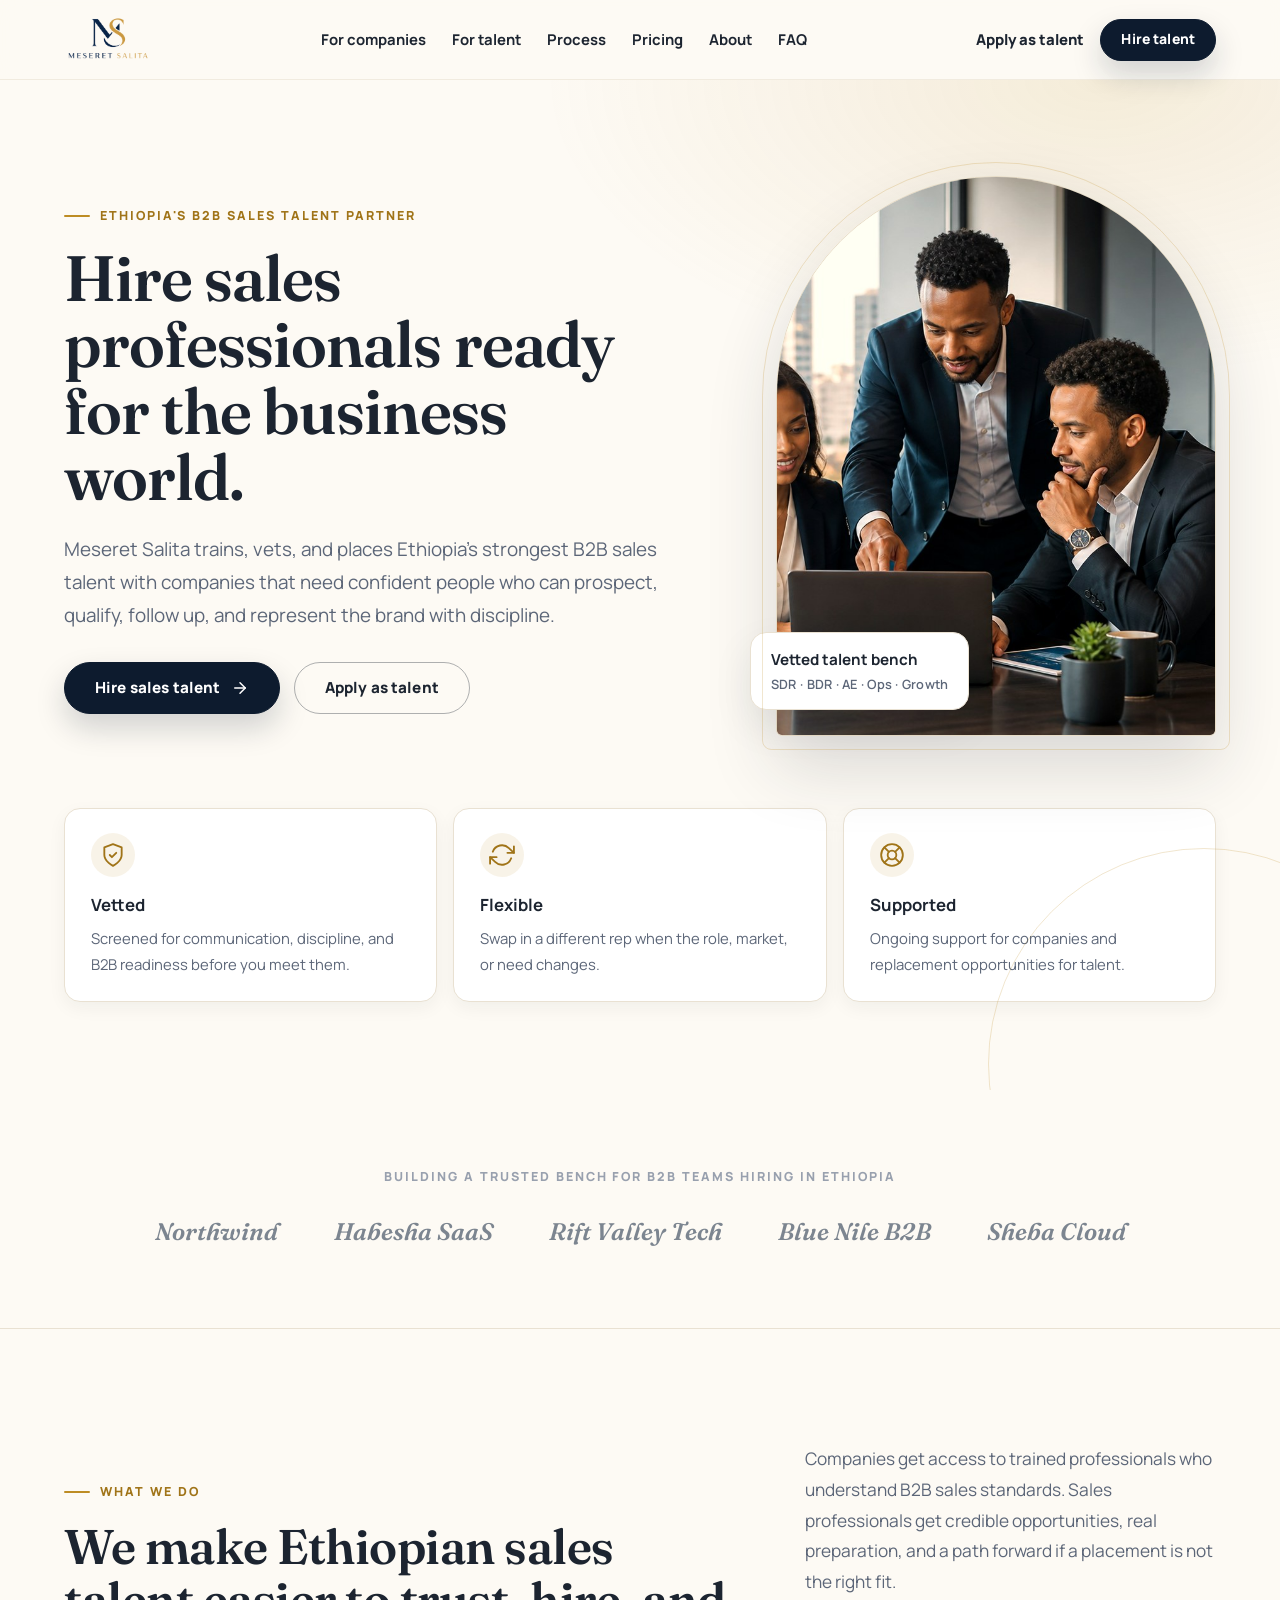
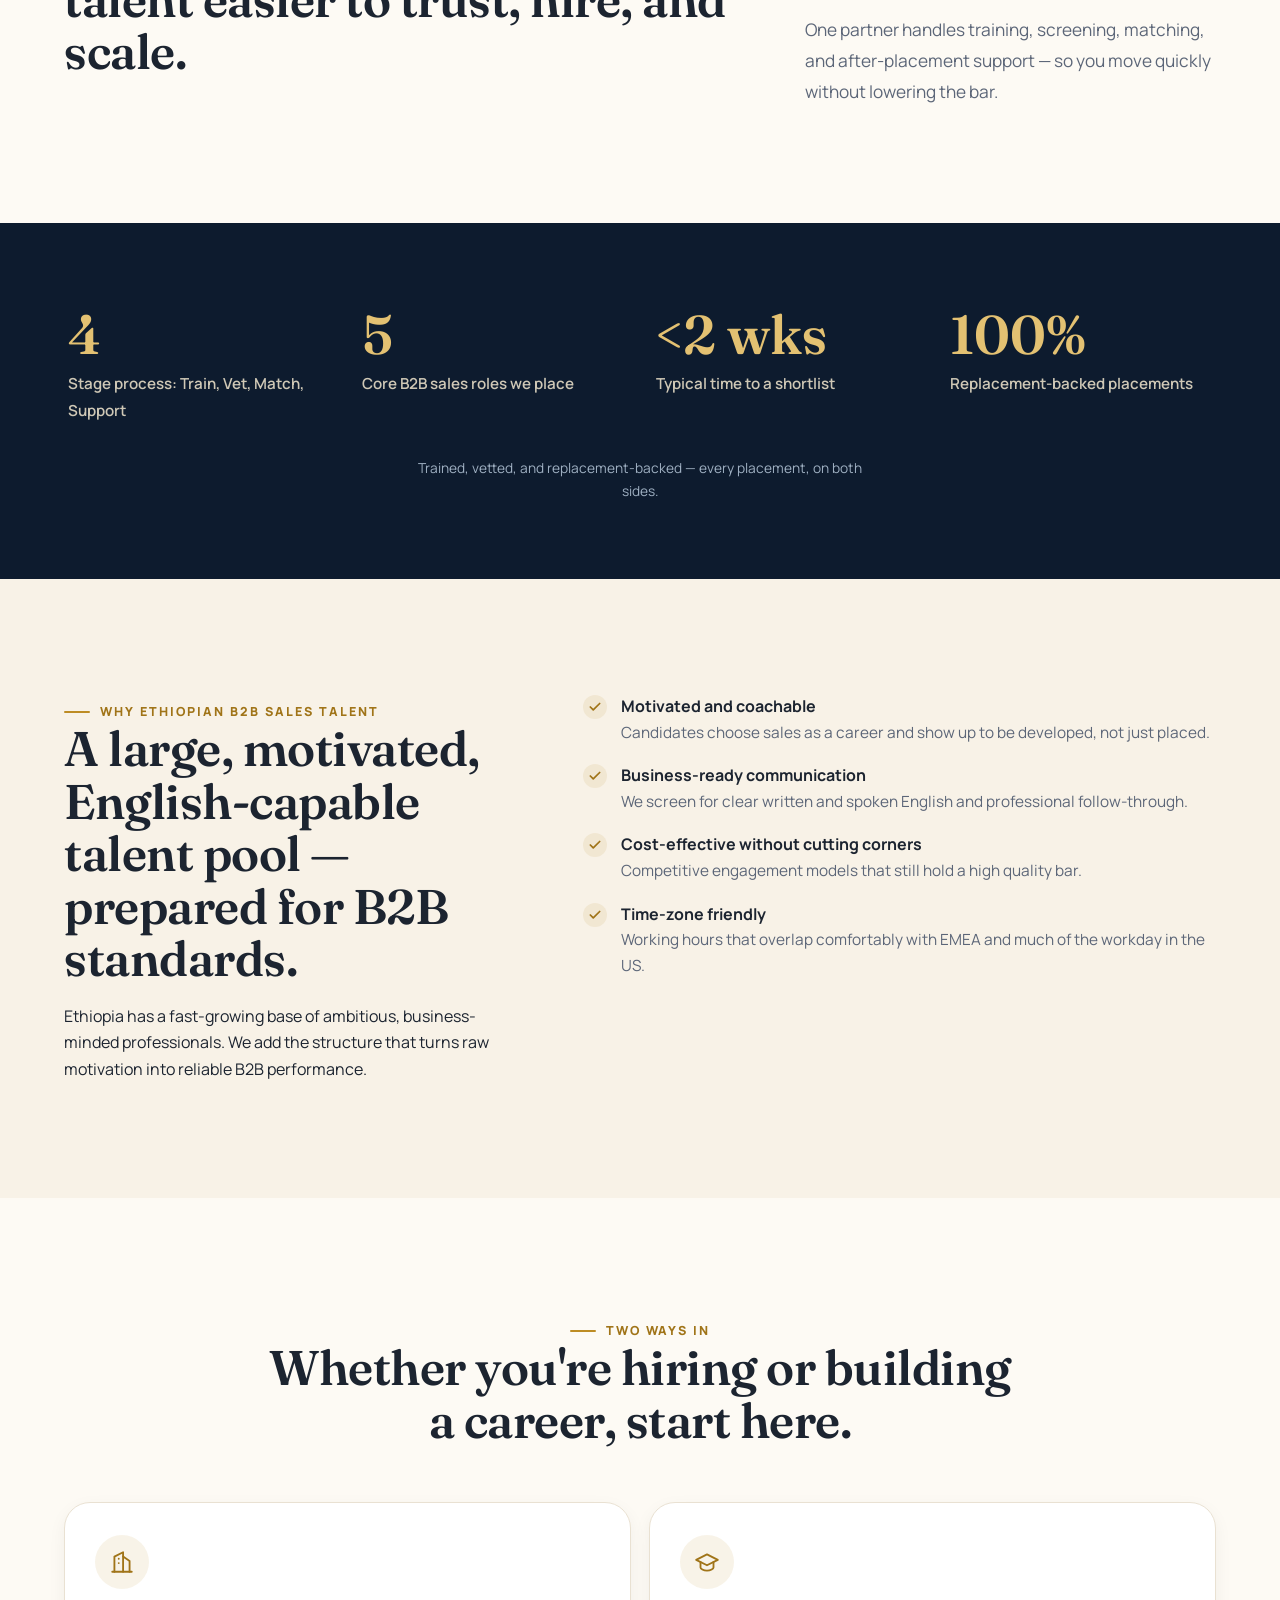
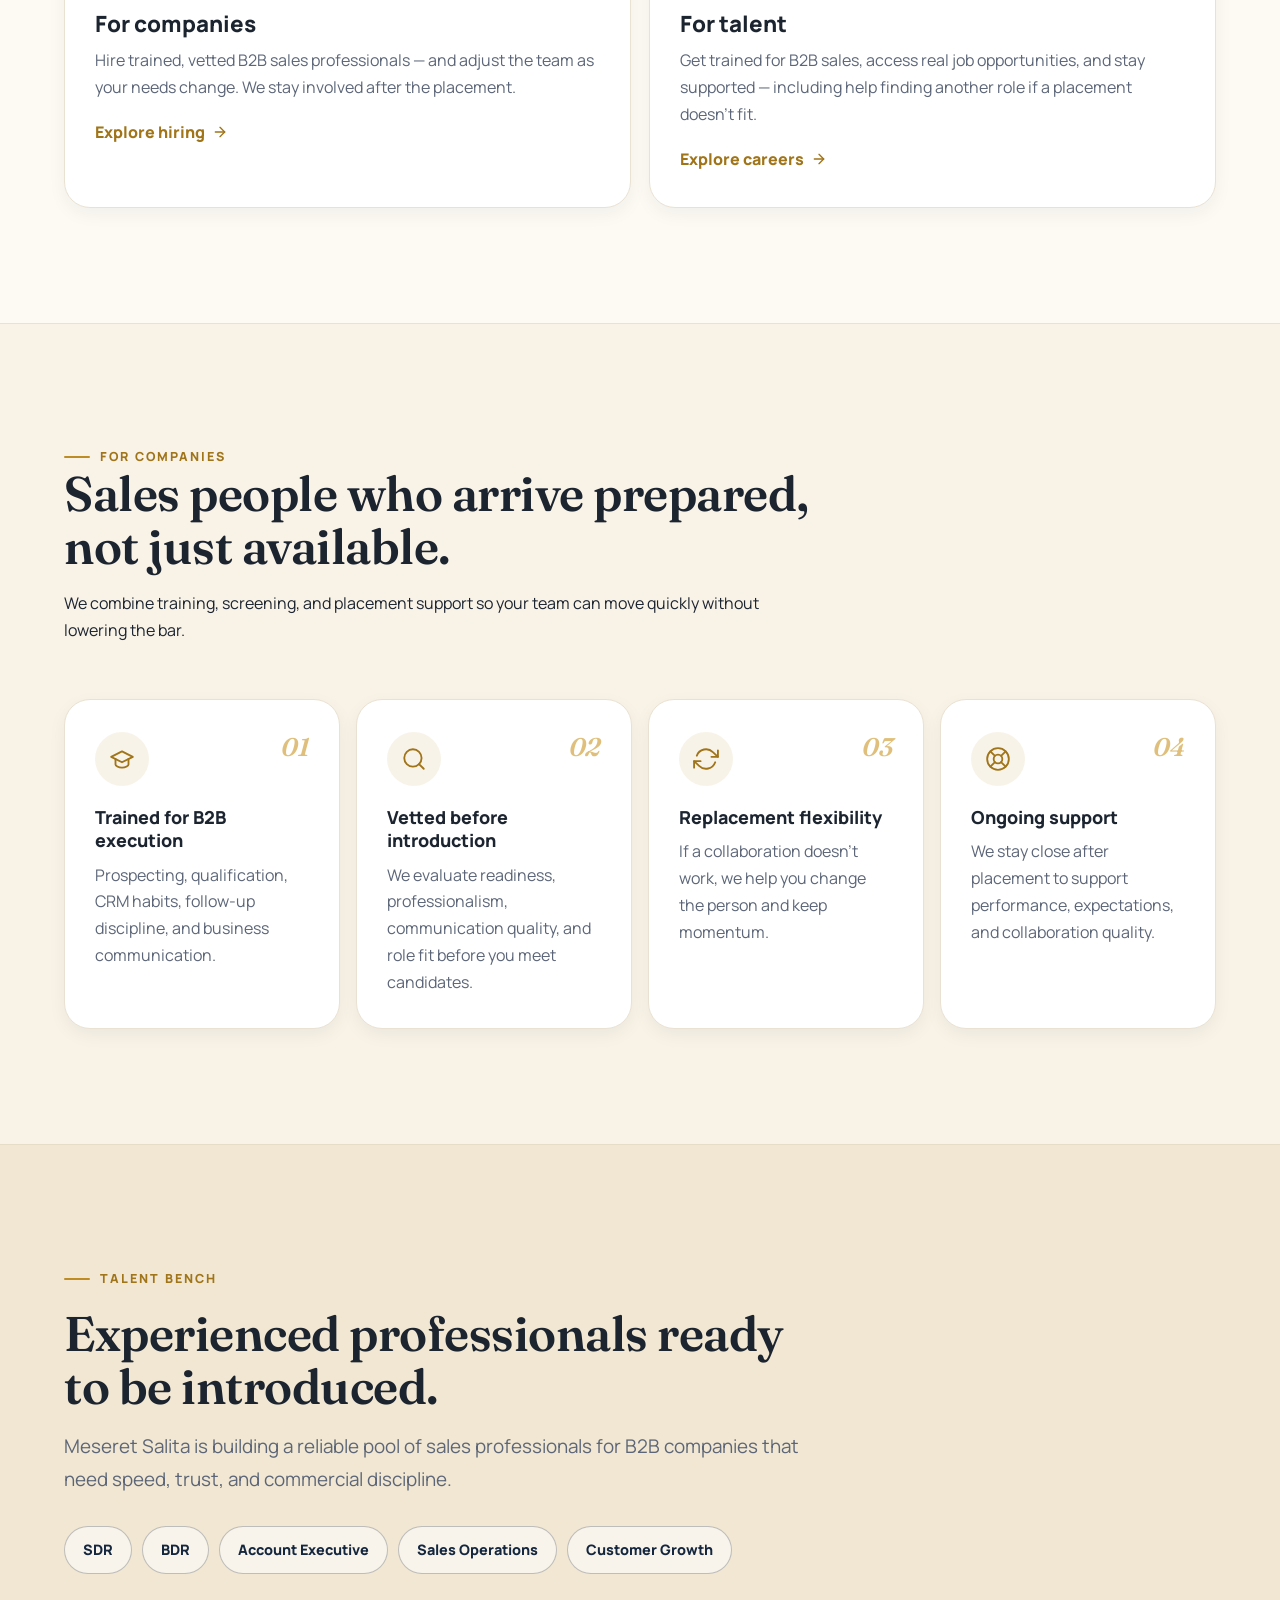
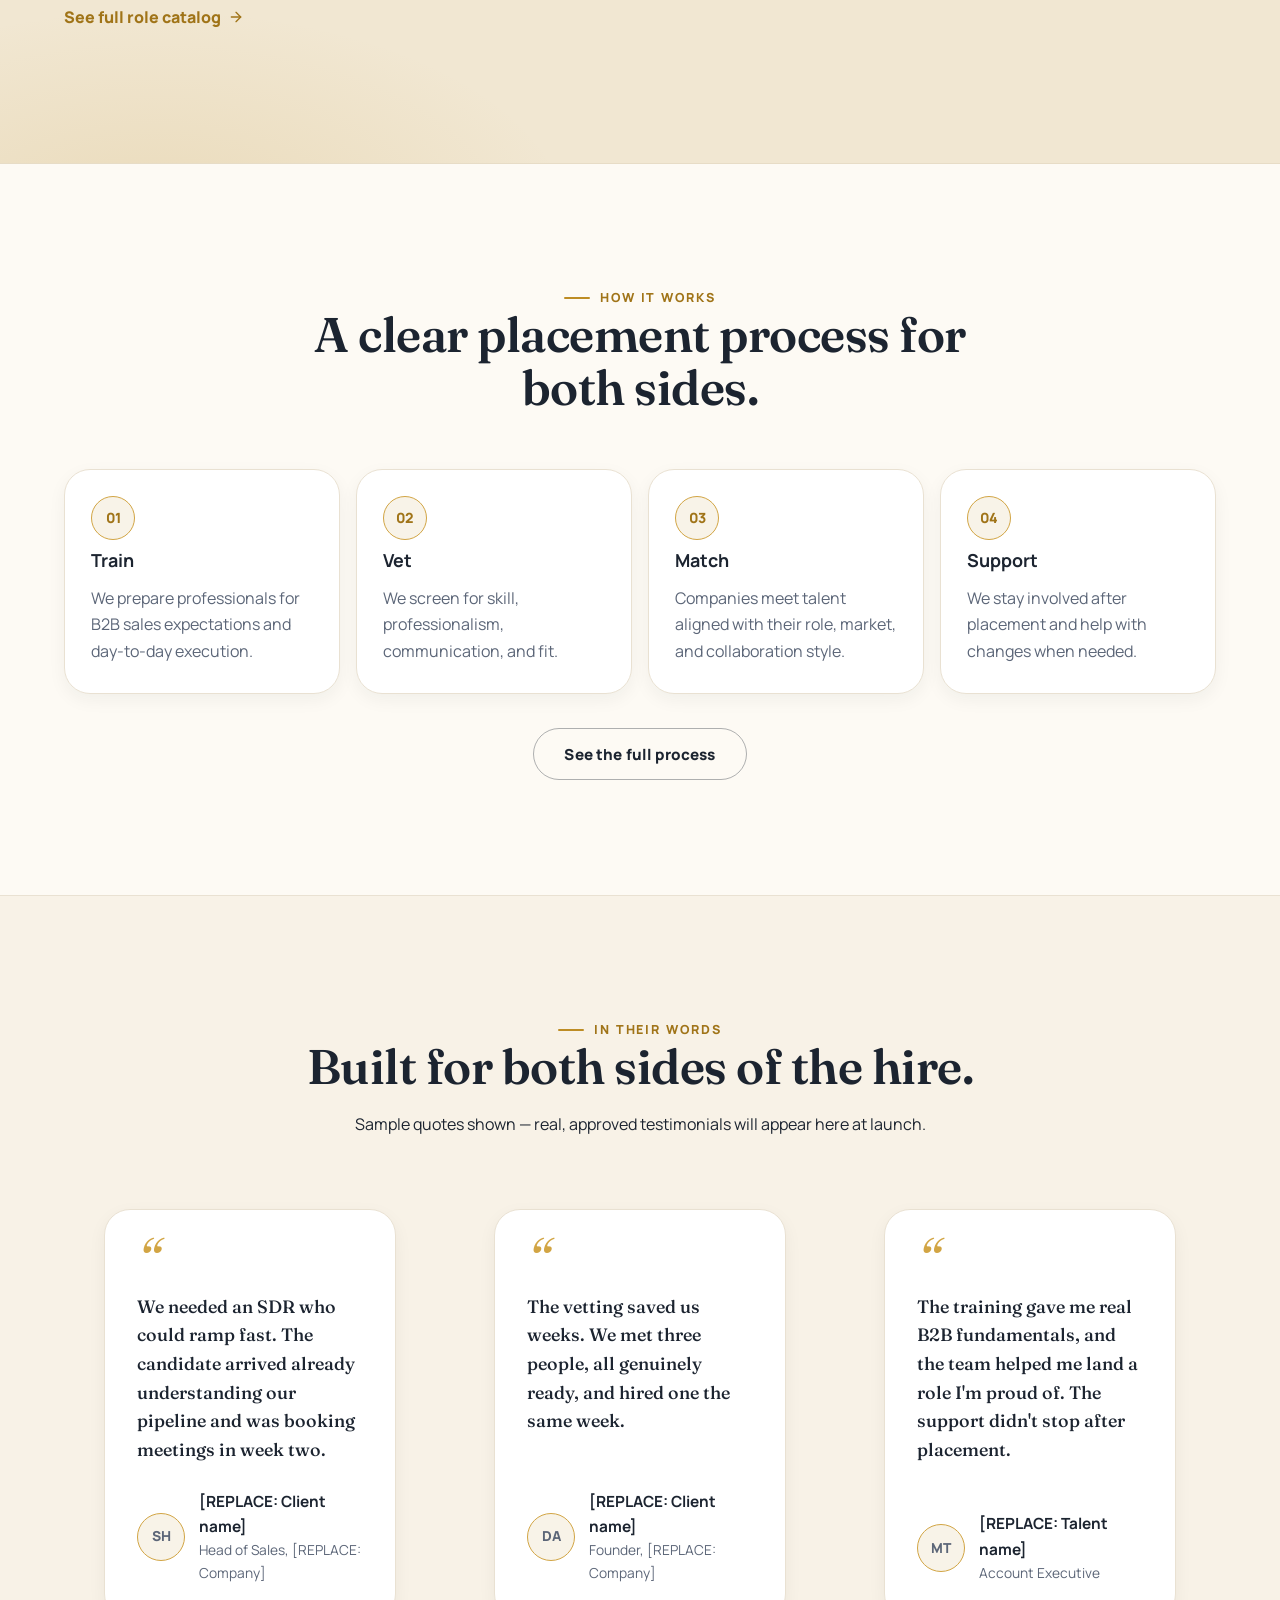
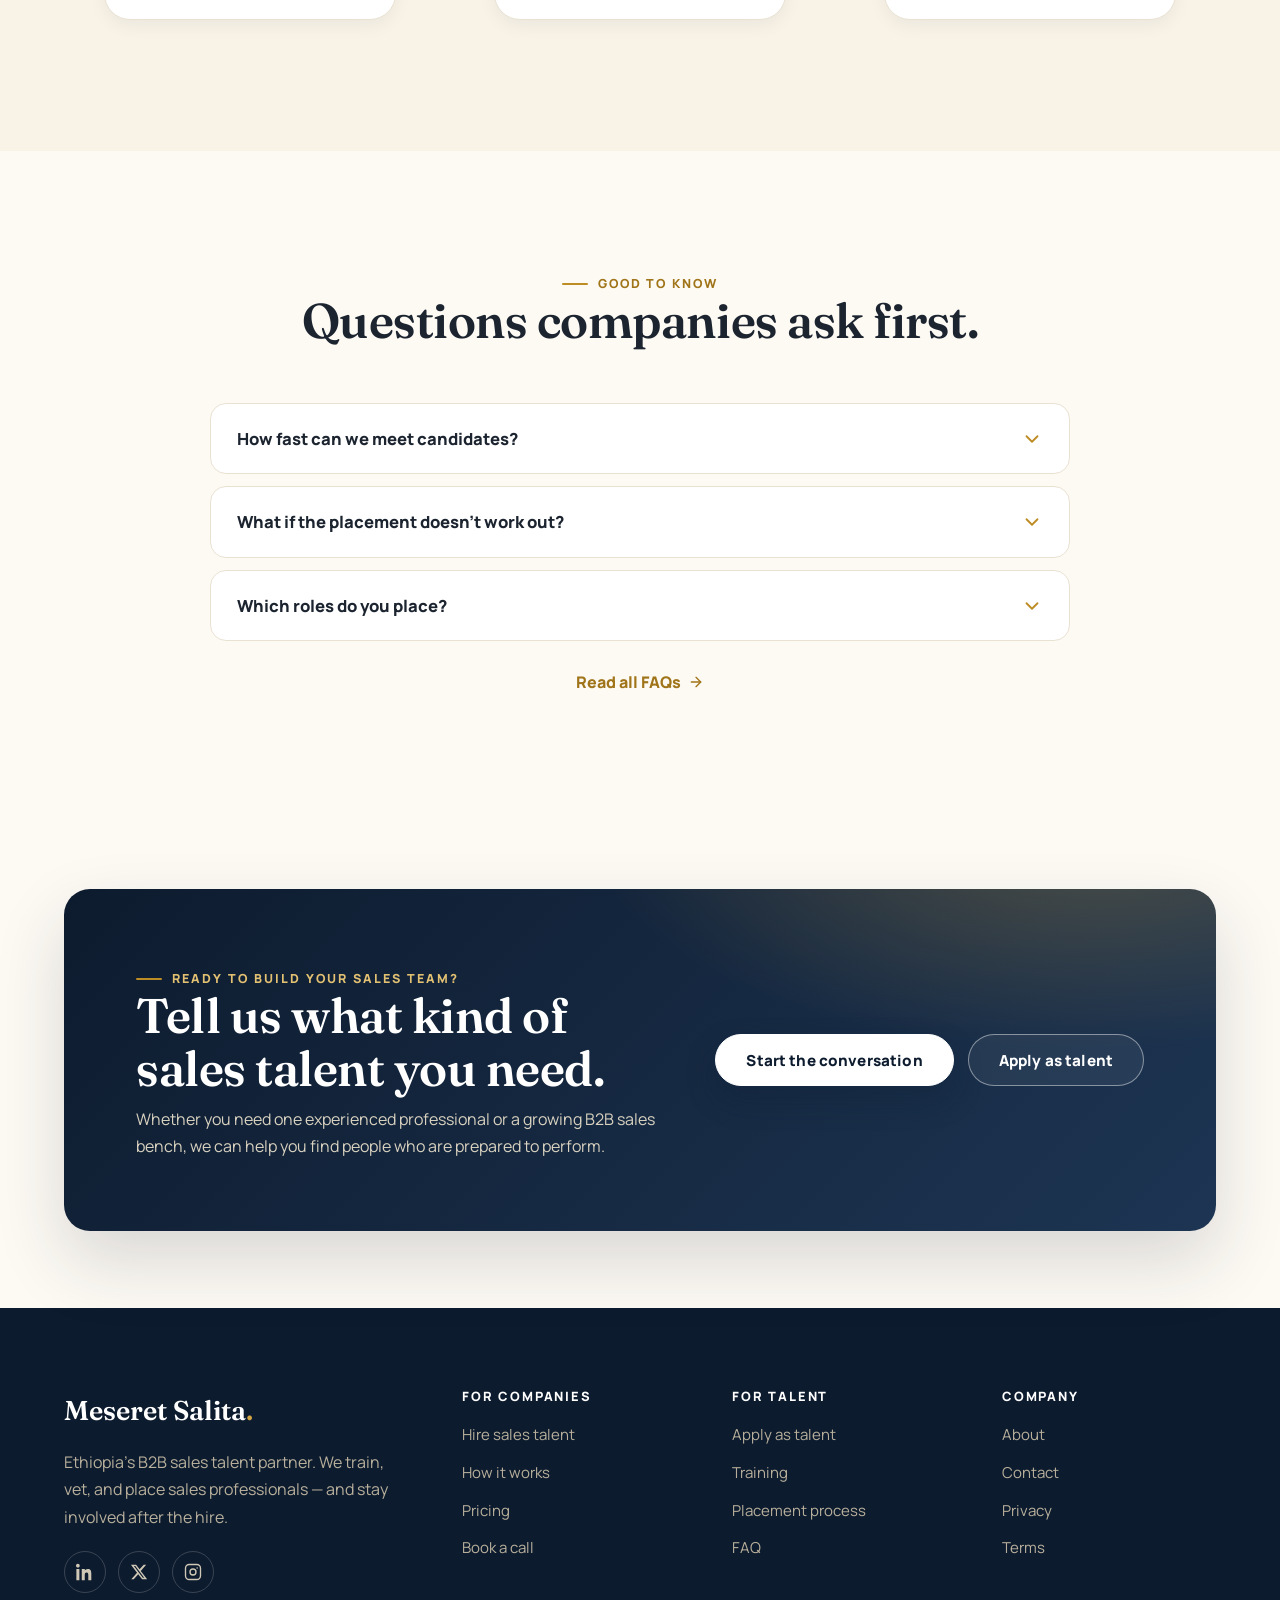
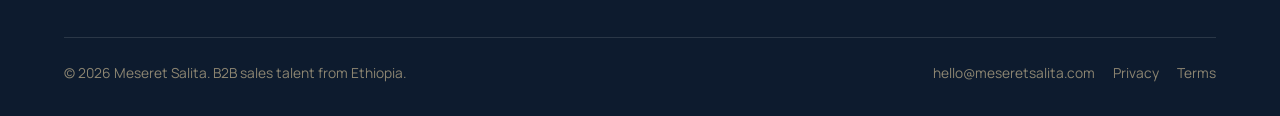
<file: index.html>
<!doctype html>
<html lang="en">
  <head>
    <meta charset="utf-8">
    <meta name="viewport" content="width=device-width, initial-scale=1">
    <title>Meseret Salita | Vetted B2B Sales Talent from Ethiopia</title>
    <meta name="description" content="Meseret Salita trains, vets, and places Ethiopia's strongest B2B sales talent — SDRs, BDRs, Account Executives and more — backed by ongoing support and replacement flexibility.">
    <link rel="canonical" href="https://meseretsalita.com/">

    <!-- Open Graph / Twitter -->
    <meta property="og:type" content="website">
    <meta property="og:site_name" content="Meseret Salita">
    <meta property="og:title" content="Vetted B2B Sales Talent from Ethiopia">
    <meta property="og:description" content="Hire trained, vetted B2B sales professionals from Ethiopia — with ongoing support and replacement flexibility.">
    <meta property="og:url" content="https://meseretsalita.com/">
    <meta property="og:image" content="https://meseretsalita.com/assets/meseret-salita-hero.png">
    <meta name="twitter:card" content="summary_large_image">
    <meta name="twitter:title" content="Vetted B2B Sales Talent from Ethiopia">
    <meta name="twitter:description" content="Hire trained, vetted B2B sales professionals from Ethiopia — with ongoing support and replacement flexibility.">
    <meta name="twitter:image" content="https://meseretsalita.com/assets/meseret-salita-hero.png">
    <meta name="theme-color" content="#fdfaf4">

    <link rel="icon" href="assets/favicon.svg" type="image/svg+xml">
    <link rel="manifest" href="site.webmanifest">
    <link rel="preconnect" href="https://fonts.googleapis.com">
    <link rel="preconnect" href="https://fonts.gstatic.com" crossorigin>
    <link href="https://fonts.googleapis.com/css2?family=Manrope:wght@400;500;600;700;800&family=Fraunces:ital,opsz,wght@0,9..144,500;0,9..144,600;0,9..144,700;1,9..144,600&display=swap" rel="stylesheet">
    <link rel="stylesheet" href="styles.css?v=4">
    <script src="script.js?v=4" defer></script>

    <script type="application/ld+json">
    {
      "@context": "https://schema.org",
      "@type": "Organization",
      "name": "Meseret Salita",
      "url": "https://meseretsalita.com/",
      "logo": "https://meseretsalita.com/assets/meseret-salita-logo.png",
      "description": "Meseret Salita trains, vets, and places B2B sales talent from Ethiopia with companies, backed by ongoing support and replacement flexibility.",
      "email": "hello@meseretsalita.com",
      "address": { "@type": "PostalAddress", "addressCountry": "ET", "addressLocality": "Addis Ababa" },
      "sameAs": []
    }
    </script>
    <script type="application/ld+json">
    {
      "@context": "https://schema.org",
      "@type": "Service",
      "serviceType": "B2B sales talent recruitment and placement",
      "provider": { "@type": "Organization", "name": "Meseret Salita" },
      "areaServed": "Ethiopia",
      "audience": { "@type": "BusinessAudience", "audienceType": "B2B companies hiring sales talent" }
    }
    </script>
  </head>
  <body>
    <a class="skip-link" href="#main">Skip to content</a>

    <!-- ============ HEADER ============ -->
    <header class="site-header">
      <a class="brand" href="index.html" aria-label="Meseret Salita home">
        <img src="assets/meseret-salita-logo.png" alt="Meseret Salita" width="178" height="50">
      </a>
      <nav class="nav" aria-label="Primary navigation">
        <ul class="nav-links">
          <li><a href="companies.html">For companies</a></li>
          <li><a href="talent.html">For talent</a></li>
          <li><a href="process.html">Process</a></li>
          <li><a href="pricing.html">Pricing</a></li>
          <li><a href="about.html">About</a></li>
          <li><a href="faq.html">FAQ</a></li>
        </ul>
      </nav>
      <div class="nav-cta">
        <a class="ghost-link" href="talent.html">Apply as talent</a>
        <a class="button button-small" href="contact.html">Hire talent</a>
        <button class="nav-toggle" aria-label="Open menu" aria-controls="mobile-menu" aria-expanded="false"><span></span></button>
      </div>
    </header>
    <div class="mobile-menu" id="mobile-menu">
      <a href="companies.html">For companies</a>
      <a href="talent.html">For talent</a>
      <a href="process.html">Process</a>
      <a href="pricing.html">Pricing</a>
      <a href="about.html">About</a>
      <a href="faq.html">FAQ</a>
      <a href="contact.html">Contact</a>
      <a class="button" href="contact.html">Hire talent</a>
    </div>

    <main id="main">
      <!-- ============ HERO ============ -->
      <section class="hero">
        <div class="hero-inner">
          <div class="hero-copy">
            <p class="eyebrow">Ethiopia's B2B sales talent partner</p>
            <h1>Hire sales professionals ready for the business world.</h1>
            <p class="lead">
              Meseret Salita trains, vets, and places Ethiopia's strongest B2B sales talent with
              companies that need confident people who can prospect, qualify, follow up, and
              represent the brand with discipline.
            </p>
            <div class="hero-actions">
              <a class="button" href="contact.html">Hire sales talent
                <svg viewBox="0 0 24 24" fill="none" stroke="currentColor" stroke-width="2" stroke-linecap="round" stroke-linejoin="round" aria-hidden="true"><line x1="5" y1="12" x2="19" y2="12"/><polyline points="12 5 19 12 12 19"/></svg>
              </a>
              <a class="button button-ghost" href="talent.html">Apply as talent</a>
            </div>
          </div>
          <figure class="hero-figure">
            <img class="hero-image" src="assets/hero-editorial.jpg" alt="Ethiopian sales professionals collaborating in a bright modern office" width="709" height="887">
            <figcaption class="hero-chip">
              <strong>Vetted talent bench</strong>
              <span>SDR · BDR · AE · Ops · Growth</span>
            </figcaption>
          </figure>
        </div>
        <div class="hero-panel" aria-label="Placement highlights">
            <div>
              <span class="panel-icon"><svg width="26" height="26" viewBox="0 0 24 24" fill="none" stroke="currentColor" stroke-width="1.7" stroke-linecap="round" stroke-linejoin="round" aria-hidden="true"><path d="M12 22s8-4 8-10V5l-8-3-8 3v7c0 6 8 10 8 10z"/><polyline points="9 12 11 14 15 10"/></svg></span>
              <strong>Vetted</strong>
              <span>Screened for communication, discipline, and B2B readiness before you meet them.</span>
            </div>
            <div>
              <span class="panel-icon"><svg width="26" height="26" viewBox="0 0 24 24" fill="none" stroke="currentColor" stroke-width="1.7" stroke-linecap="round" stroke-linejoin="round" aria-hidden="true"><polyline points="23 4 23 10 17 10"/><path d="M3.51 9a9 9 0 0 1 14.85-3.36L23 10"/><polyline points="1 20 1 14 7 14"/><path d="M1 14l4.64 4.36A9 9 0 0 0 20.49 15"/></svg></span>
              <strong>Flexible</strong>
              <span>Swap in a different rep when the role, market, or need changes.</span>
            </div>
            <div>
              <span class="panel-icon"><svg width="26" height="26" viewBox="0 0 24 24" fill="none" stroke="currentColor" stroke-width="1.7" stroke-linecap="round" stroke-linejoin="round" aria-hidden="true"><circle cx="12" cy="12" r="10"/><circle cx="12" cy="12" r="4"/><line x1="4.93" y1="4.93" x2="9.17" y2="9.17"/><line x1="14.83" y1="14.83" x2="19.07" y2="19.07"/><line x1="14.83" y1="9.17" x2="19.07" y2="4.93"/><line x1="4.93" y1="19.07" x2="9.17" y2="14.83"/></svg></span>
              <strong>Supported</strong>
              <span>Ongoing support for companies and replacement opportunities for talent.</span>
            </div>
          </div>
      </section>

      <!-- ============ TRUST STRIP ============ -->
      <section class="section tight trust border-bottom">
        <div class="container">
          <p class="trust-label">Building a trusted bench for B2B teams hiring in Ethiopia</p>
          <!-- TODO: replace these sample names with real client logos — see CONTENT-TODO.md -->
          <div class="logos" aria-label="Sample of companies (illustrative)">
            <span>Northwind</span>
            <span>Habesha SaaS</span>
            <span>Rift Valley Tech</span>
            <span>Blue Nile B2B</span>
            <span>Sheba Cloud</span>
          </div>
        </div>
      </section>

      <!-- ============ INTRO ============ -->
      <section class="section intro">
        <div class="reveal">
          <p class="eyebrow">What we do</p>
          <h2>We make Ethiopian sales talent easier to trust, hire, and scale.</h2>
        </div>
        <div class="intro-body reveal d1">
          <p>
            Companies get access to trained professionals who understand B2B sales standards.
            Sales professionals get credible opportunities, real preparation, and a path forward if a
            placement is not the right fit.
          </p>
          <p>
            One partner handles training, screening, matching, and after-placement support — so you
            move quickly without lowering the bar.
          </p>
        </div>
      </section>

      <!-- ============ STATS ============ -->
      <section class="section tight bg-navy">
        <div class="container">
          <div class="stats">
            <div class="stat reveal">
              <span class="num" data-count="4">0</span>
              <span class="label">Stage process: Train, Vet, Match, Support</span>
            </div>
            <div class="stat reveal d1">
              <span class="num" data-count="5">0</span>
              <span class="label">Core B2B sales roles we place</span>
            </div>
            <div class="stat reveal d2">
              <span class="num" data-count="2" data-prefix="&lt;" data-suffix=" wks">0</span>
              <span class="label">Typical time to a shortlist</span>
            </div>
            <div class="stat reveal d3">
              <span class="num" data-count="100" data-suffix="%">0</span>
              <span class="label">Replacement-backed placements</span>
            </div>
          </div>
          <!-- These reflect how the service works (process stages, roles, replacement promise) — not performance metrics. Add real traction stats once available; see CONTENT-TODO.md -->
          <p style="color:#9fb0c2;font-size:0.86rem;margin:26px auto 0;text-align:center;max-width:60ch;">Trained, vetted, and replacement-backed — every placement, on both sides.</p>
        </div>
      </section>

      <!-- ============ WHY ETHIOPIA ============ -->
      <section class="section split bg-soft">
        <div class="section-heading reveal">
          <p class="eyebrow">Why Ethiopian B2B sales talent</p>
          <h2>A large, motivated, English-capable talent pool — prepared for B2B standards.</h2>
          <p>
            Ethiopia has a fast-growing base of ambitious, business-minded professionals. We add the
            structure that turns raw motivation into reliable B2B performance.
          </p>
        </div>
        <ul class="checklist reveal d1" style="gap:18px;">
          <li><strong>Motivated and coachable</strong><span>Candidates choose sales as a career and show up to be developed, not just placed.</span></li>
          <li><strong>Business-ready communication</strong><span>We screen for clear written and spoken English and professional follow-through.</span></li>
          <li><strong>Cost-effective without cutting corners</strong><span>Competitive engagement models that still hold a high quality bar.</span></li>
          <li><strong>Time-zone friendly</strong><span>Working hours that overlap comfortably with EMEA and much of the workday in the US.</span></li>
        </ul>
      </section>

      <!-- ============ DUAL AUDIENCE ============ -->
      <section class="section">
        <div class="container">
          <div class="section-heading center reveal">
            <p class="eyebrow">Two ways in</p>
            <h2>Whether you're hiring or building a career, start here.</h2>
          </div>
          <div class="grid-2">
            <article class="card reveal" style="display:flex;flex-direction:column;">
              <span class="icon-badge"><svg viewBox="0 0 24 24" fill="none" stroke="currentColor" stroke-width="1.7" stroke-linecap="round" stroke-linejoin="round" aria-hidden="true"><path d="M3 21h18"/><path d="M5 21V7l8-4v18"/><path d="M19 21V11l-6-4"/><line x1="9" y1="9" x2="9" y2="9.01"/><line x1="9" y1="13" x2="9" y2="13.01"/></svg></span>
              <h3 style="font-size:1.4rem;">For companies</h3>
              <p>Hire trained, vetted B2B sales professionals — and adjust the team as your needs change. We stay involved after the placement.</p>
              <p style="margin-top:18px;"><a class="text-link" href="companies.html">Explore hiring <svg viewBox="0 0 24 24" fill="none" stroke="currentColor" stroke-width="2" stroke-linecap="round" stroke-linejoin="round" aria-hidden="true"><line x1="5" y1="12" x2="19" y2="12"/><polyline points="12 5 19 12 12 19"/></svg></a></p>
            </article>
            <article class="card reveal d1" style="display:flex;flex-direction:column;">
              <span class="icon-badge"><svg viewBox="0 0 24 24" fill="none" stroke="currentColor" stroke-width="1.7" stroke-linecap="round" stroke-linejoin="round" aria-hidden="true"><path d="M22 10L12 5 2 10l10 5 10-5z"/><path d="M6 12v5c0 1 2.5 3 6 3s6-2 6-3v-5"/></svg></span>
              <h3 style="font-size:1.4rem;">For talent</h3>
              <p>Get trained for B2B sales, access real job opportunities, and stay supported — including help finding another role if a placement doesn't fit.</p>
              <p style="margin-top:18px;"><a class="text-link" href="talent.html">Explore careers <svg viewBox="0 0 24 24" fill="none" stroke="currentColor" stroke-width="2" stroke-linecap="round" stroke-linejoin="round" aria-hidden="true"><line x1="5" y1="12" x2="19" y2="12"/><polyline points="12 5 19 12 12 19"/></svg></a></p>
            </article>
          </div>
        </div>
      </section>

      <!-- ============ COMPANY VALUE ============ -->
      <section class="section bg-mist border-top">
        <div class="container">
          <div class="section-heading reveal">
            <p class="eyebrow">For companies</p>
            <h2>Sales people who arrive prepared, not just available.</h2>
            <p>We combine training, screening, and placement support so your team can move quickly without lowering the bar.</p>
          </div>
          <div class="grid-4">
            <article class="card feature-card reveal">
              <span class="num">01</span>
              <span class="icon-badge"><svg viewBox="0 0 24 24" fill="none" stroke="currentColor" stroke-width="1.7" stroke-linecap="round" stroke-linejoin="round" aria-hidden="true"><path d="M22 10L12 5 2 10l10 5 10-5z"/><path d="M6 12v5c0 1 2.5 3 6 3s6-2 6-3v-5"/></svg></span>
              <h3>Trained for B2B execution</h3>
              <p>Prospecting, qualification, CRM habits, follow-up discipline, and business communication.</p>
            </article>
            <article class="card feature-card reveal d1">
              <span class="num">02</span>
              <span class="icon-badge"><svg viewBox="0 0 24 24" fill="none" stroke="currentColor" stroke-width="1.7" stroke-linecap="round" stroke-linejoin="round" aria-hidden="true"><circle cx="11" cy="11" r="8"/><line x1="21" y1="21" x2="16.65" y2="16.65"/></svg></span>
              <h3>Vetted before introduction</h3>
              <p>We evaluate readiness, professionalism, communication quality, and role fit before you meet candidates.</p>
            </article>
            <article class="card feature-card reveal d2">
              <span class="num">03</span>
              <span class="icon-badge"><svg viewBox="0 0 24 24" fill="none" stroke="currentColor" stroke-width="1.7" stroke-linecap="round" stroke-linejoin="round" aria-hidden="true"><polyline points="23 4 23 10 17 10"/><path d="M3.51 9a9 9 0 0 1 14.85-3.36L23 10"/><polyline points="1 20 1 14 7 14"/><path d="M1 14l4.64 4.36A9 9 0 0 0 20.49 15"/></svg></span>
              <h3>Replacement flexibility</h3>
              <p>If a collaboration doesn't work, we help you change the person and keep momentum.</p>
            </article>
            <article class="card feature-card reveal d3">
              <span class="num">04</span>
              <span class="icon-badge"><svg viewBox="0 0 24 24" fill="none" stroke="currentColor" stroke-width="1.7" stroke-linecap="round" stroke-linejoin="round" aria-hidden="true"><circle cx="12" cy="12" r="10"/><circle cx="12" cy="12" r="4"/><line x1="4.93" y1="4.93" x2="9.17" y2="9.17"/><line x1="14.83" y1="14.83" x2="19.07" y2="19.07"/><line x1="14.83" y1="9.17" x2="19.07" y2="4.93"/><line x1="4.93" y1="19.07" x2="9.17" y2="14.83"/></svg></span>
              <h3>Ongoing support</h3>
              <p>We stay close after placement to support performance, expectations, and collaboration quality.</p>
            </article>
          </div>
        </div>
      </section>

      <!-- ============ TALENT BENCH ============ -->
      <section class="section dark-band">
        <div class="container">
          <div class="reveal">
            <p class="eyebrow">Talent bench</p>
            <h2>Experienced professionals ready to be introduced.</h2>
            <p class="lead">
              Meseret Salita is building a reliable pool of sales professionals for B2B companies that
              need speed, trust, and commercial discipline.
            </p>
          </div>
          <div class="role-row reveal d1" aria-label="Common sales roles">
            <span>SDR</span>
            <span>BDR</span>
            <span>Account Executive</span>
            <span>Sales Operations</span>
            <span>Customer Growth</span>
          </div>
          <p style="margin-top:30px;"><a class="text-link" href="companies.html">See full role catalog <svg viewBox="0 0 24 24" fill="none" stroke="currentColor" stroke-width="2" stroke-linecap="round" stroke-linejoin="round" aria-hidden="true"><line x1="5" y1="12" x2="19" y2="12"/><polyline points="12 5 19 12 12 19"/></svg></a></p>
        </div>
      </section>

      <!-- ============ PROCESS OVERVIEW ============ -->
      <section class="section">
        <div class="container">
          <div class="section-heading center reveal">
            <p class="eyebrow">How it works</p>
            <h2>A clear placement process for both sides.</h2>
          </div>
          <ol class="process-list">
            <li class="reveal"><strong>Train</strong><span>We prepare professionals for B2B sales expectations and day-to-day execution.</span></li>
            <li class="reveal d1"><strong>Vet</strong><span>We screen for skill, professionalism, communication, and fit.</span></li>
            <li class="reveal d2"><strong>Match</strong><span>Companies meet talent aligned with their role, market, and collaboration style.</span></li>
            <li class="reveal d3"><strong>Support</strong><span>We stay involved after placement and help with changes when needed.</span></li>
          </ol>
          <div style="text-align:center;margin-top:34px;"><a class="button button-outline" href="process.html">See the full process</a></div>
        </div>
      </section>

      <!-- ============ TESTIMONIALS ============ -->
      <section class="section bg-soft border-top">
        <div class="container">
          <div class="section-heading center reveal">
            <p class="eyebrow">In their words</p>
            <h2>Built for both sides of the hire.</h2>
            <!-- TODO: replace the sample quotes below with real, approved testimonials — see CONTENT-TODO.md -->
            <p>Sample quotes shown — real, approved testimonials will appear here at launch.</p>
          </div>
          <div class="grid-3">
            <figure class="testimonial-card reveal">
              <div class="quote-mark" aria-hidden="true">&ldquo;</div>
              <blockquote>We needed an SDR who could ramp fast. The candidate arrived already understanding our pipeline and was booking meetings in week two.</blockquote>
              <figcaption class="who">
                <span class="avatar" aria-hidden="true">SH</span>
                <span><strong>[REPLACE: Client name]</strong><span>Head of Sales, [REPLACE: Company]</span></span>
              </figcaption>
            </figure>
            <figure class="testimonial-card reveal d1">
              <div class="quote-mark" aria-hidden="true">&ldquo;</div>
              <blockquote>The vetting saved us weeks. We met three people, all genuinely ready, and hired one the same week.</blockquote>
              <figcaption class="who">
                <span class="avatar" aria-hidden="true">DA</span>
                <span><strong>[REPLACE: Client name]</strong><span>Founder, [REPLACE: Company]</span></span>
              </figcaption>
            </figure>
            <figure class="testimonial-card reveal d2">
              <div class="quote-mark" aria-hidden="true">&ldquo;</div>
              <blockquote>The training gave me real B2B fundamentals, and the team helped me land a role I'm proud of. The support didn't stop after placement.</blockquote>
              <figcaption class="who">
                <span class="avatar" aria-hidden="true">MT</span>
                <span><strong>[REPLACE: Talent name]</strong><span>Account Executive</span></span>
              </figcaption>
            </figure>
          </div>
        </div>
      </section>

      <!-- ============ FAQ TEASER ============ -->
      <section class="section">
        <div class="container">
          <div class="section-heading center reveal">
            <p class="eyebrow">Good to know</p>
            <h2>Questions companies ask first.</h2>
          </div>
          <div class="faq-list reveal d1">
            <details class="faq-item">
              <summary>How fast can we meet candidates?<svg class="chev" viewBox="0 0 24 24" fill="none" stroke="currentColor" stroke-width="2" stroke-linecap="round" stroke-linejoin="round" aria-hidden="true"><polyline points="6 9 12 15 18 9"/></svg></summary>
              <div class="answer"><p>For common roles, we typically share a shortlist within about two weeks, depending on the seniority and specificity of the role.</p></div>
            </details>
            <details class="faq-item">
              <summary>What if the placement doesn't work out?<svg class="chev" viewBox="0 0 24 24" fill="none" stroke="currentColor" stroke-width="2" stroke-linecap="round" stroke-linejoin="round" aria-hidden="true"><polyline points="6 9 12 15 18 9"/></svg></summary>
              <div class="answer"><p>We build in replacement flexibility. If the fit isn't right, we work with you to introduce another candidate and keep momentum.</p></div>
            </details>
            <details class="faq-item">
              <summary>Which roles do you place?<svg class="chev" viewBox="0 0 24 24" fill="none" stroke="currentColor" stroke-width="2" stroke-linecap="round" stroke-linejoin="round" aria-hidden="true"><polyline points="6 9 12 15 18 9"/></svg></summary>
              <div class="answer"><p>SDRs, BDRs, Account Executives, Sales Operations, and Customer Growth roles. <a href="companies.html" style="color:var(--gold-700);font-weight:700;">See the full catalog →</a></p></div>
            </details>
          </div>
          <div style="text-align:center;margin-top:28px;"><a class="text-link" href="faq.html">Read all FAQs <svg viewBox="0 0 24 24" fill="none" stroke="currentColor" stroke-width="2" stroke-linecap="round" stroke-linejoin="round" aria-hidden="true"><line x1="5" y1="12" x2="19" y2="12"/><polyline points="12 5 19 12 12 19"/></svg></a></div>
        </div>
      </section>

      <!-- ============ CTA ============ -->
      <section class="cta-band section tight">
        <div class="cta reveal">
          <div class="cta-text">
            <p class="eyebrow">Ready to build your sales team?</p>
            <h2>Tell us what kind of sales talent you need.</h2>
            <p>Whether you need one experienced professional or a growing B2B sales bench, we can help you find people who are prepared to perform.</p>
          </div>
          <div class="cta-actions">
            <a class="button button-light" href="contact.html">Start the conversation</a>
            <a class="button button-ghost" href="talent.html">Apply as talent</a>
          </div>
        </div>
      </section>
    </main>

    <!-- ============ FOOTER ============ -->
    <footer class="site-footer">
      <div class="footer-top">
        <div class="footer-brand">
          <span class="footer-wordmark">Meseret Salita<span class="dot">.</span></span>
          <p>Ethiopia's B2B sales talent partner. We train, vet, and place sales professionals — and stay involved after the hire.</p>
          <div class="footer-social">
            <!-- TODO: add real social URLs — see CONTENT-TODO.md -->
            <a href="#" aria-label="LinkedIn"><svg viewBox="0 0 24 24" fill="currentColor" aria-hidden="true"><path d="M4.98 3.5C4.98 4.88 3.87 6 2.5 6S0 4.88 0 3.5 1.12 1 2.5 1 4.98 2.12 4.98 3.5zM.5 8h4V23h-4V8zm7.5 0h3.8v2.05h.05c.53-1 1.83-2.05 3.77-2.05 4.03 0 4.78 2.65 4.78 6.1V23h-4v-6.6c0-1.57-.03-3.6-2.2-3.6-2.2 0-2.53 1.72-2.53 3.49V23h-4V8z"/></svg></a>
            <a href="#" aria-label="X (Twitter)"><svg viewBox="0 0 24 24" fill="currentColor" aria-hidden="true"><path d="M18.244 2.25h3.308l-7.227 8.26 8.502 11.24h-6.66l-5.214-6.817L4.99 21.75H1.68l7.73-8.835L1.254 2.25H8.08l4.713 6.231zm-1.161 17.52h1.833L7.084 4.126H5.117z"/></svg></a>
            <a href="#" aria-label="Instagram"><svg viewBox="0 0 24 24" fill="none" stroke="currentColor" stroke-width="1.8" aria-hidden="true"><rect x="2" y="2" width="20" height="20" rx="5"/><circle cx="12" cy="12" r="4"/><circle cx="17.5" cy="6.5" r="1" fill="currentColor" stroke="none"/></svg></a>
          </div>
        </div>
        <div class="footer-col">
          <h3>For companies</h3>
          <ul>
            <li><a href="companies.html">Hire sales talent</a></li>
            <li><a href="process.html">How it works</a></li>
            <li><a href="pricing.html">Pricing</a></li>
            <li><a href="contact.html">Book a call</a></li>
          </ul>
        </div>
        <div class="footer-col">
          <h3>For talent</h3>
          <ul>
            <li><a href="talent.html">Apply as talent</a></li>
            <li><a href="talent.html#training">Training</a></li>
            <li><a href="process.html">Placement process</a></li>
            <li><a href="faq.html">FAQ</a></li>
          </ul>
        </div>
        <div class="footer-col">
          <h3>Company</h3>
          <ul>
            <li><a href="about.html">About</a></li>
            <li><a href="contact.html">Contact</a></li>
            <li><a href="privacy.html">Privacy</a></li>
            <li><a href="terms.html">Terms</a></li>
          </ul>
        </div>
      </div>
      <div class="footer-bottom">
        <span>&copy; <span data-year>2026</span> Meseret Salita. B2B sales talent from Ethiopia.</span>
        <div class="legal">
          <a href="mailto:hello@meseretsalita.com">hello@meseretsalita.com</a>
          <a href="privacy.html">Privacy</a>
          <a href="terms.html">Terms</a>
        </div>
      </div>
    </footer>
  </body>
</html>
</file>
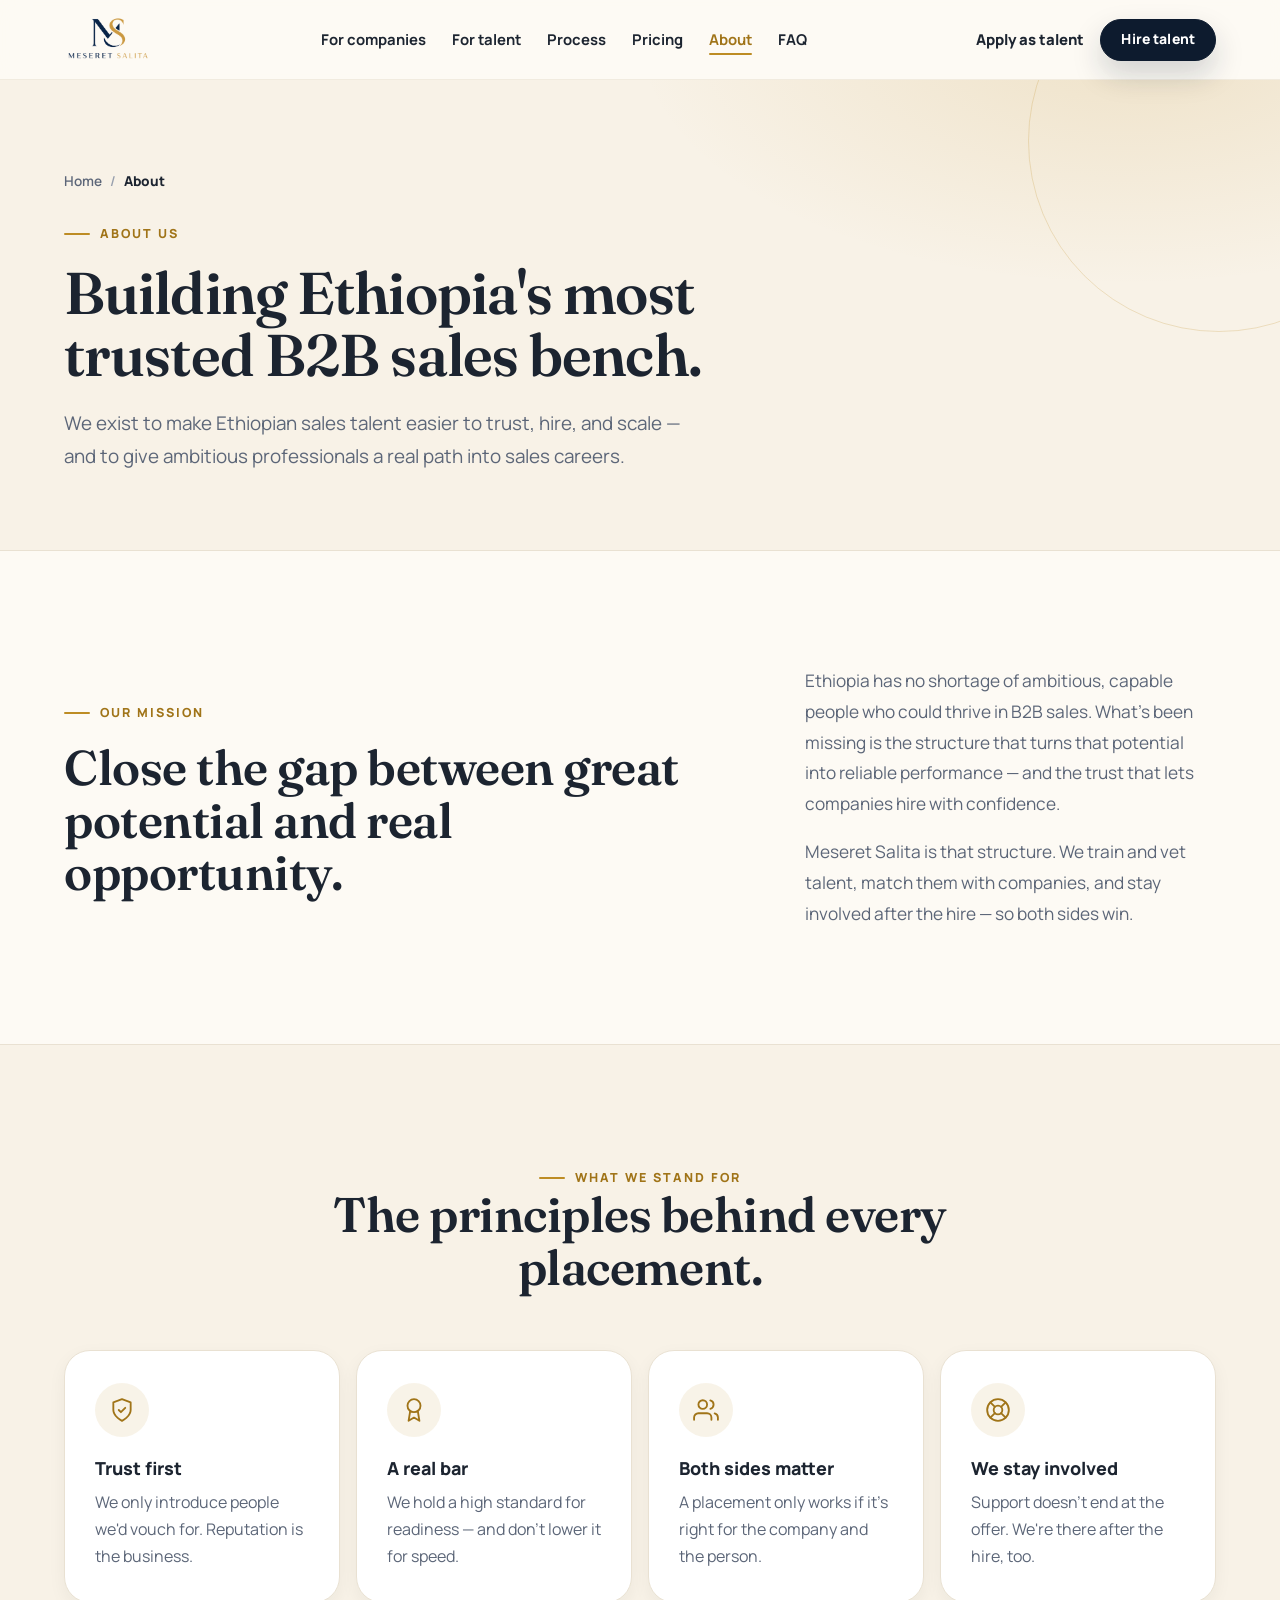
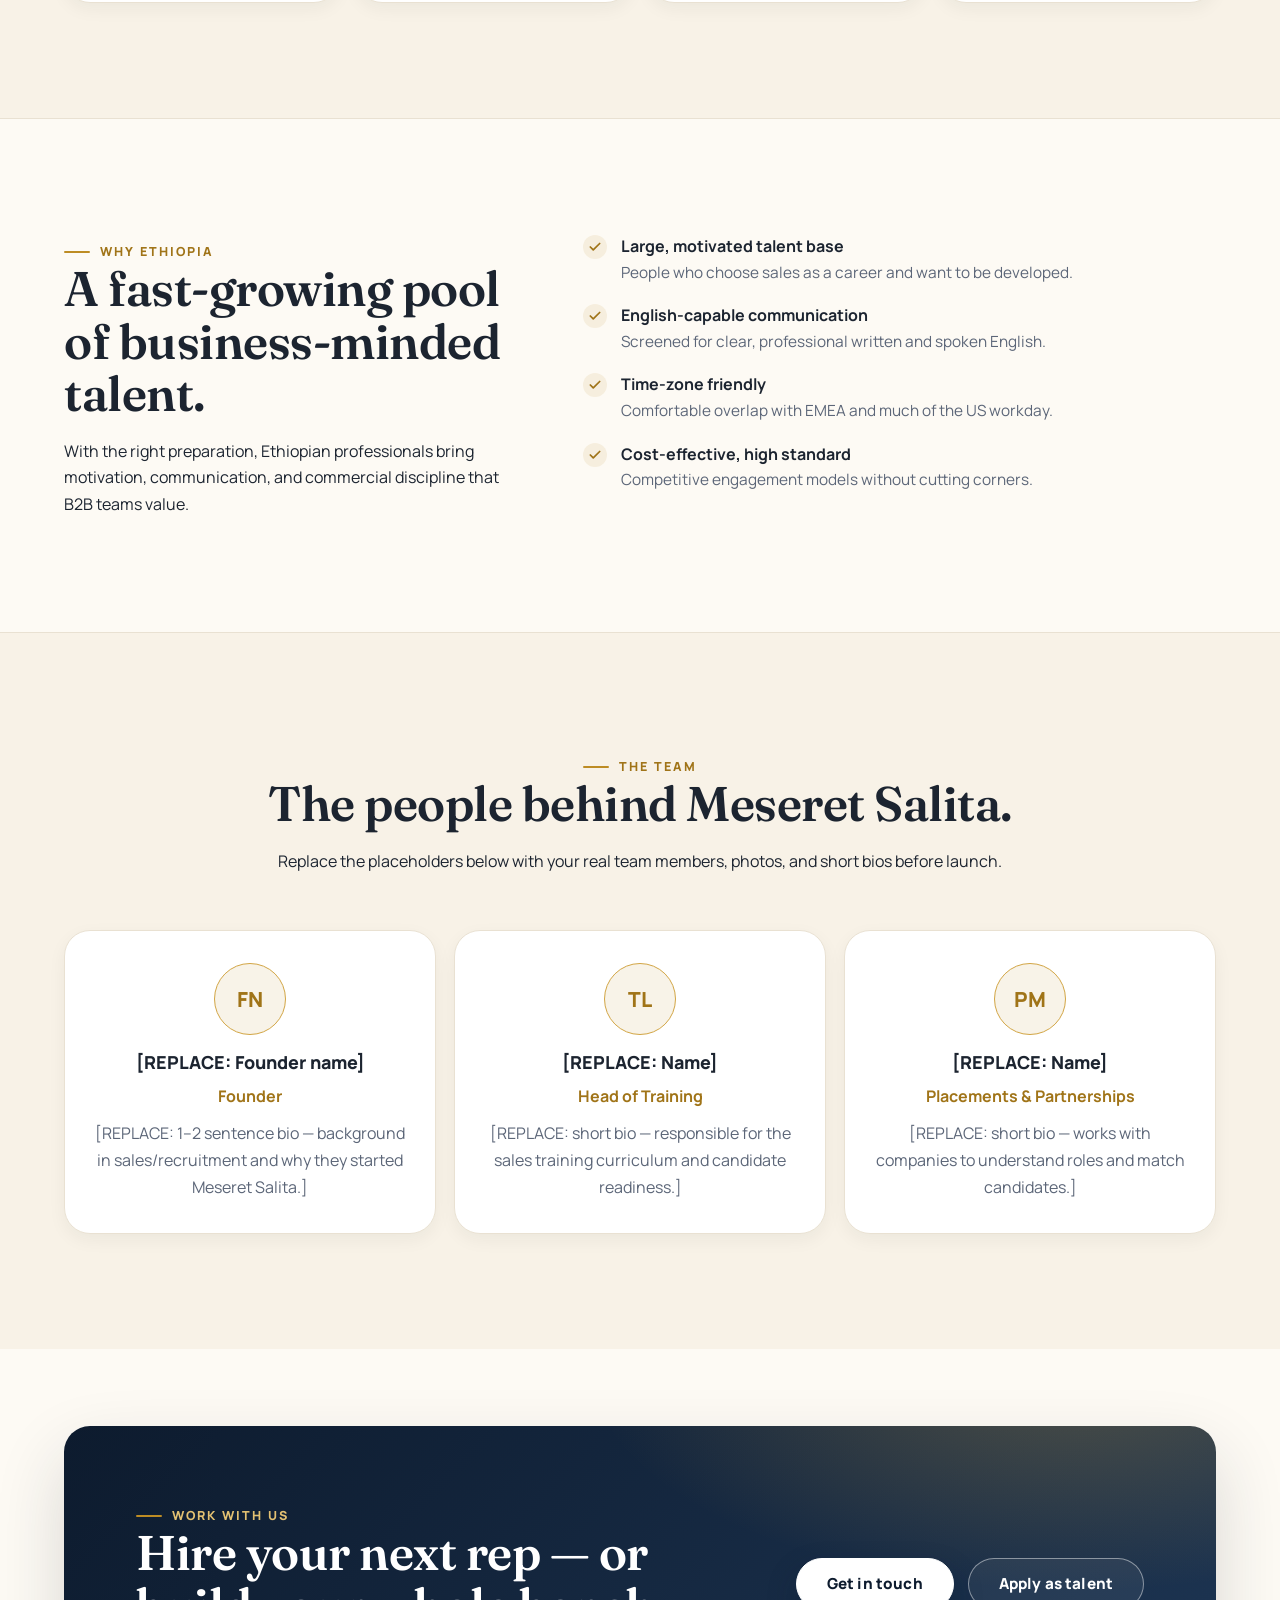
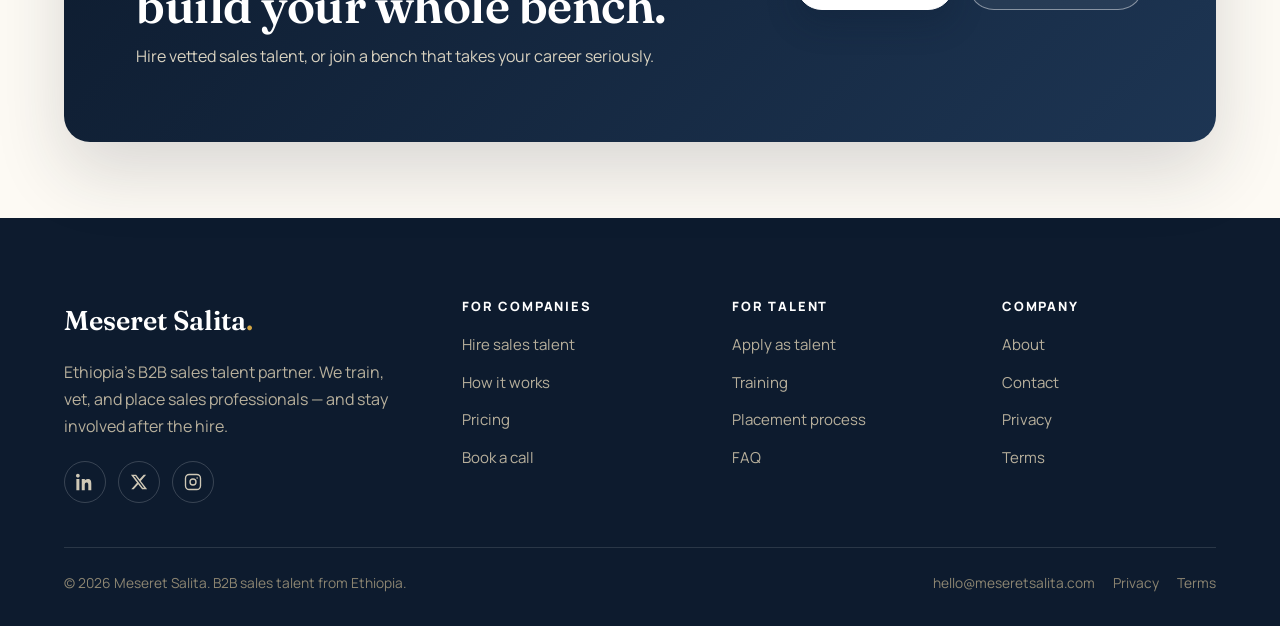
<file: about.html>
<!doctype html>
<html lang="en">
  <head>
    <meta charset="utf-8">
    <meta name="viewport" content="width=device-width, initial-scale=1">
    <title>About Meseret Salita | Ethiopia's B2B Sales Talent Partner</title>
    <meta name="description" content="Meseret Salita exists to make Ethiopian B2B sales talent easier to trust, hire, and scale — connecting trained, vetted professionals with companies that need them.">
    <link rel="canonical" href="https://meseretsalita.com/about.html">
    <meta property="og:type" content="website">
    <meta property="og:site_name" content="Meseret Salita">
    <meta property="og:title" content="About Meseret Salita">
    <meta property="og:description" content="Making Ethiopian B2B sales talent easier to trust, hire, and scale.">
    <meta property="og:url" content="https://meseretsalita.com/about.html">
    <meta property="og:image" content="https://meseretsalita.com/assets/meseret-salita-hero.png">
    <meta name="twitter:card" content="summary_large_image">
    <meta name="theme-color" content="#fdfaf4">
    <link rel="icon" href="assets/favicon.svg" type="image/svg+xml">
    <link rel="manifest" href="site.webmanifest">
    <link rel="preconnect" href="https://fonts.googleapis.com">
    <link rel="preconnect" href="https://fonts.gstatic.com" crossorigin>
    <link href="https://fonts.googleapis.com/css2?family=Manrope:wght@400;500;600;700;800&family=Fraunces:ital,opsz,wght@0,9..144,500;0,9..144,600;0,9..144,700;1,9..144,600&display=swap" rel="stylesheet">
    <link rel="stylesheet" href="styles.css?v=4">
    <script src="script.js?v=4" defer></script>
  </head>
  <body>
    <a class="skip-link" href="#main">Skip to content</a>

    <header class="site-header">
      <a class="brand" href="index.html" aria-label="Meseret Salita home">
        <img src="assets/meseret-salita-logo.png" alt="Meseret Salita" width="178" height="50">
      </a>
      <nav class="nav" aria-label="Primary navigation">
        <ul class="nav-links">
          <li><a href="companies.html">For companies</a></li>
          <li><a href="talent.html">For talent</a></li>
          <li><a href="process.html">Process</a></li>
          <li><a href="pricing.html">Pricing</a></li>
          <li><a href="about.html" aria-current="page">About</a></li>
          <li><a href="faq.html">FAQ</a></li>
        </ul>
      </nav>
      <div class="nav-cta">
        <a class="ghost-link" href="talent.html">Apply as talent</a>
        <a class="button button-small" href="contact.html">Hire talent</a>
        <button class="nav-toggle" aria-label="Open menu" aria-controls="mobile-menu" aria-expanded="false"><span></span></button>
      </div>
    </header>
    <div class="mobile-menu" id="mobile-menu">
      <a href="companies.html">For companies</a>
      <a href="talent.html">For talent</a>
      <a href="process.html">Process</a>
      <a href="pricing.html">Pricing</a>
      <a href="about.html" aria-current="page">About</a>
      <a href="faq.html">FAQ</a>
      <a href="contact.html">Contact</a>
      <a class="button" href="contact.html">Hire talent</a>
    </div>

    <main id="main">
      <section class="page-hero">
        <div class="container">
          <nav class="breadcrumb" aria-label="Breadcrumb">
            <a href="index.html">Home</a><span class="sep">/</span><span aria-current="page">About</span>
          </nav>
          <p class="eyebrow">About us</p>
          <h1>Building Ethiopia's most trusted B2B sales bench.</h1>
          <p class="lead">We exist to make Ethiopian sales talent easier to trust, hire, and scale — and to give ambitious professionals a real path into sales careers.</p>
        </div>
      </section>

      <!-- MISSION / STORY -->
      <section class="section intro">
        <div class="reveal">
          <p class="eyebrow">Our mission</p>
          <h2>Close the gap between great potential and real opportunity.</h2>
        </div>
        <div class="intro-body reveal d1">
          <p>Ethiopia has no shortage of ambitious, capable people who could thrive in B2B sales. What's been missing is the structure that turns that potential into reliable performance — and the trust that lets companies hire with confidence.</p>
          <p>Meseret Salita is that structure. We train and vet talent, match them with companies, and stay involved after the hire — so both sides win. <!-- TODO: replace/expand with the founder's real origin story — see CONTENT-TODO.md --></p>
        </div>
      </section>

      <!-- VALUES -->
      <section class="section bg-soft border-top border-bottom">
        <div class="container">
          <div class="section-heading center reveal">
            <p class="eyebrow">What we stand for</p>
            <h2>The principles behind every placement.</h2>
          </div>
          <div class="grid-4">
            <article class="card reveal">
              <span class="icon-badge"><svg viewBox="0 0 24 24" fill="none" stroke="currentColor" stroke-width="1.7" stroke-linecap="round" stroke-linejoin="round" aria-hidden="true"><path d="M12 22s8-4 8-10V5l-8-3-8 3v7c0 6 8 10 8 10z"/><polyline points="9 12 11 14 15 10"/></svg></span>
              <h3>Trust first</h3>
              <p>We only introduce people we'd vouch for. Reputation is the business.</p>
            </article>
            <article class="card reveal d1">
              <span class="icon-badge"><svg viewBox="0 0 24 24" fill="none" stroke="currentColor" stroke-width="1.7" stroke-linecap="round" stroke-linejoin="round" aria-hidden="true"><circle cx="12" cy="8" r="6"/><path d="M15.477 12.89 17 22l-5-3-5 3 1.523-9.11"/></svg></span>
              <h3>A real bar</h3>
              <p>We hold a high standard for readiness — and don't lower it for speed.</p>
            </article>
            <article class="card reveal d2">
              <span class="icon-badge"><svg viewBox="0 0 24 24" fill="none" stroke="currentColor" stroke-width="1.7" stroke-linecap="round" stroke-linejoin="round" aria-hidden="true"><path d="M17 21v-2a4 4 0 0 0-4-4H5a4 4 0 0 0-4 4v2"/><circle cx="9" cy="7" r="4"/><path d="M23 21v-2a4 4 0 0 0-3-3.87M16 3.13a4 4 0 0 1 0 7.75"/></svg></span>
              <h3>Both sides matter</h3>
              <p>A placement only works if it's right for the company and the person.</p>
            </article>
            <article class="card reveal d3">
              <span class="icon-badge"><svg viewBox="0 0 24 24" fill="none" stroke="currentColor" stroke-width="1.7" stroke-linecap="round" stroke-linejoin="round" aria-hidden="true"><circle cx="12" cy="12" r="10"/><circle cx="12" cy="12" r="4"/><line x1="4.93" y1="4.93" x2="9.17" y2="9.17"/><line x1="14.83" y1="14.83" x2="19.07" y2="19.07"/><line x1="14.83" y1="9.17" x2="19.07" y2="4.93"/><line x1="4.93" y1="19.07" x2="9.17" y2="14.83"/></svg></span>
              <h3>We stay involved</h3>
              <p>Support doesn't end at the offer. We're there after the hire, too.</p>
            </article>
          </div>
        </div>
      </section>

      <!-- WHY ETHIOPIA -->
      <section class="section split">
        <div class="section-heading reveal">
          <p class="eyebrow">Why Ethiopia</p>
          <h2>A fast-growing pool of business-minded talent.</h2>
          <p>With the right preparation, Ethiopian professionals bring motivation, communication, and commercial discipline that B2B teams value.</p>
        </div>
        <ul class="checklist reveal d1" style="gap:18px;">
          <li><strong>Large, motivated talent base</strong><span>People who choose sales as a career and want to be developed.</span></li>
          <li><strong>English-capable communication</strong><span>Screened for clear, professional written and spoken English.</span></li>
          <li><strong>Time-zone friendly</strong><span>Comfortable overlap with EMEA and much of the US workday.</span></li>
          <li><strong>Cost-effective, high standard</strong><span>Competitive engagement models without cutting corners.</span></li>
        </ul>
      </section>

      <!-- TEAM -->
      <section class="section bg-mist border-top">
        <div class="container">
          <div class="section-heading center reveal">
            <p class="eyebrow">The team</p>
            <h2>The people behind Meseret Salita.</h2>
            <!-- TODO: replace placeholder names, roles, photos, and bios with the real team — see CONTENT-TODO.md -->
            <p>Replace the placeholders below with your real team members, photos, and short bios before launch.</p>
          </div>
          <div class="grid-3">
            <article class="card text-center reveal">
              <span class="avatar" style="width:72px;height:72px;font-size:1.3rem;margin:0 auto 16px;" aria-hidden="true">FN</span>
              <h3>[REPLACE: Founder name]</h3>
              <p style="color:var(--gold-700);font-weight:700;margin-bottom:10px;">Founder</p>
              <p>[REPLACE: 1–2 sentence bio — background in sales/recruitment and why they started Meseret Salita.]</p>
            </article>
            <article class="card text-center reveal d1">
              <span class="avatar" style="width:72px;height:72px;font-size:1.3rem;margin:0 auto 16px;" aria-hidden="true">TL</span>
              <h3>[REPLACE: Name]</h3>
              <p style="color:var(--gold-700);font-weight:700;margin-bottom:10px;">Head of Training</p>
              <p>[REPLACE: short bio — responsible for the sales training curriculum and candidate readiness.]</p>
            </article>
            <article class="card text-center reveal d2">
              <span class="avatar" style="width:72px;height:72px;font-size:1.3rem;margin:0 auto 16px;" aria-hidden="true">PM</span>
              <h3>[REPLACE: Name]</h3>
              <p style="color:var(--gold-700);font-weight:700;margin-bottom:10px;">Placements &amp; Partnerships</p>
              <p>[REPLACE: short bio — works with companies to understand roles and match candidates.]</p>
            </article>
          </div>
        </div>
      </section>

      <!-- CTA -->
      <section class="cta-band section tight">
        <div class="cta reveal">
          <div class="cta-text">
            <p class="eyebrow">Work with us</p>
            <h2>Hire your next rep — or build your whole bench.</h2>
            <p>Hire vetted sales talent, or join a bench that takes your career seriously.</p>
          </div>
          <div class="cta-actions">
            <a class="button button-light" href="contact.html">Get in touch</a>
            <a class="button button-ghost" href="talent.html">Apply as talent</a>
          </div>
        </div>
      </section>
    </main>

    <footer class="site-footer">
      <div class="footer-top">
        <div class="footer-brand">
          <span class="footer-wordmark">Meseret Salita<span class="dot">.</span></span>
          <p>Ethiopia's B2B sales talent partner. We train, vet, and place sales professionals — and stay involved after the hire.</p>
          <div class="footer-social">
            <a href="#" aria-label="LinkedIn"><svg viewBox="0 0 24 24" fill="currentColor" aria-hidden="true"><path d="M4.98 3.5C4.98 4.88 3.87 6 2.5 6S0 4.88 0 3.5 1.12 1 2.5 1 4.98 2.12 4.98 3.5zM.5 8h4V23h-4V8zm7.5 0h3.8v2.05h.05c.53-1 1.83-2.05 3.77-2.05 4.03 0 4.78 2.65 4.78 6.1V23h-4v-6.6c0-1.57-.03-3.6-2.2-3.6-2.2 0-2.53 1.72-2.53 3.49V23h-4V8z"/></svg></a>
            <a href="#" aria-label="X (Twitter)"><svg viewBox="0 0 24 24" fill="currentColor" aria-hidden="true"><path d="M18.244 2.25h3.308l-7.227 8.26 8.502 11.24h-6.66l-5.214-6.817L4.99 21.75H1.68l7.73-8.835L1.254 2.25H8.08l4.713 6.231zm-1.161 17.52h1.833L7.084 4.126H5.117z"/></svg></a>
            <a href="#" aria-label="Instagram"><svg viewBox="0 0 24 24" fill="none" stroke="currentColor" stroke-width="1.8" aria-hidden="true"><rect x="2" y="2" width="20" height="20" rx="5"/><circle cx="12" cy="12" r="4"/><circle cx="17.5" cy="6.5" r="1" fill="currentColor" stroke="none"/></svg></a>
          </div>
        </div>
        <div class="footer-col">
          <h3>For companies</h3>
          <ul>
            <li><a href="companies.html">Hire sales talent</a></li>
            <li><a href="process.html">How it works</a></li>
            <li><a href="pricing.html">Pricing</a></li>
            <li><a href="contact.html">Book a call</a></li>
          </ul>
        </div>
        <div class="footer-col">
          <h3>For talent</h3>
          <ul>
            <li><a href="talent.html">Apply as talent</a></li>
            <li><a href="talent.html#training">Training</a></li>
            <li><a href="process.html">Placement process</a></li>
            <li><a href="faq.html">FAQ</a></li>
          </ul>
        </div>
        <div class="footer-col">
          <h3>Company</h3>
          <ul>
            <li><a href="about.html">About</a></li>
            <li><a href="contact.html">Contact</a></li>
            <li><a href="privacy.html">Privacy</a></li>
            <li><a href="terms.html">Terms</a></li>
          </ul>
        </div>
      </div>
      <div class="footer-bottom">
        <span>&copy; <span data-year>2026</span> Meseret Salita. B2B sales talent from Ethiopia.</span>
        <div class="legal">
          <a href="mailto:hello@meseretsalita.com">hello@meseretsalita.com</a>
          <a href="privacy.html">Privacy</a>
          <a href="terms.html">Terms</a>
        </div>
      </div>
    </footer>
  </body>
</html>
</file>
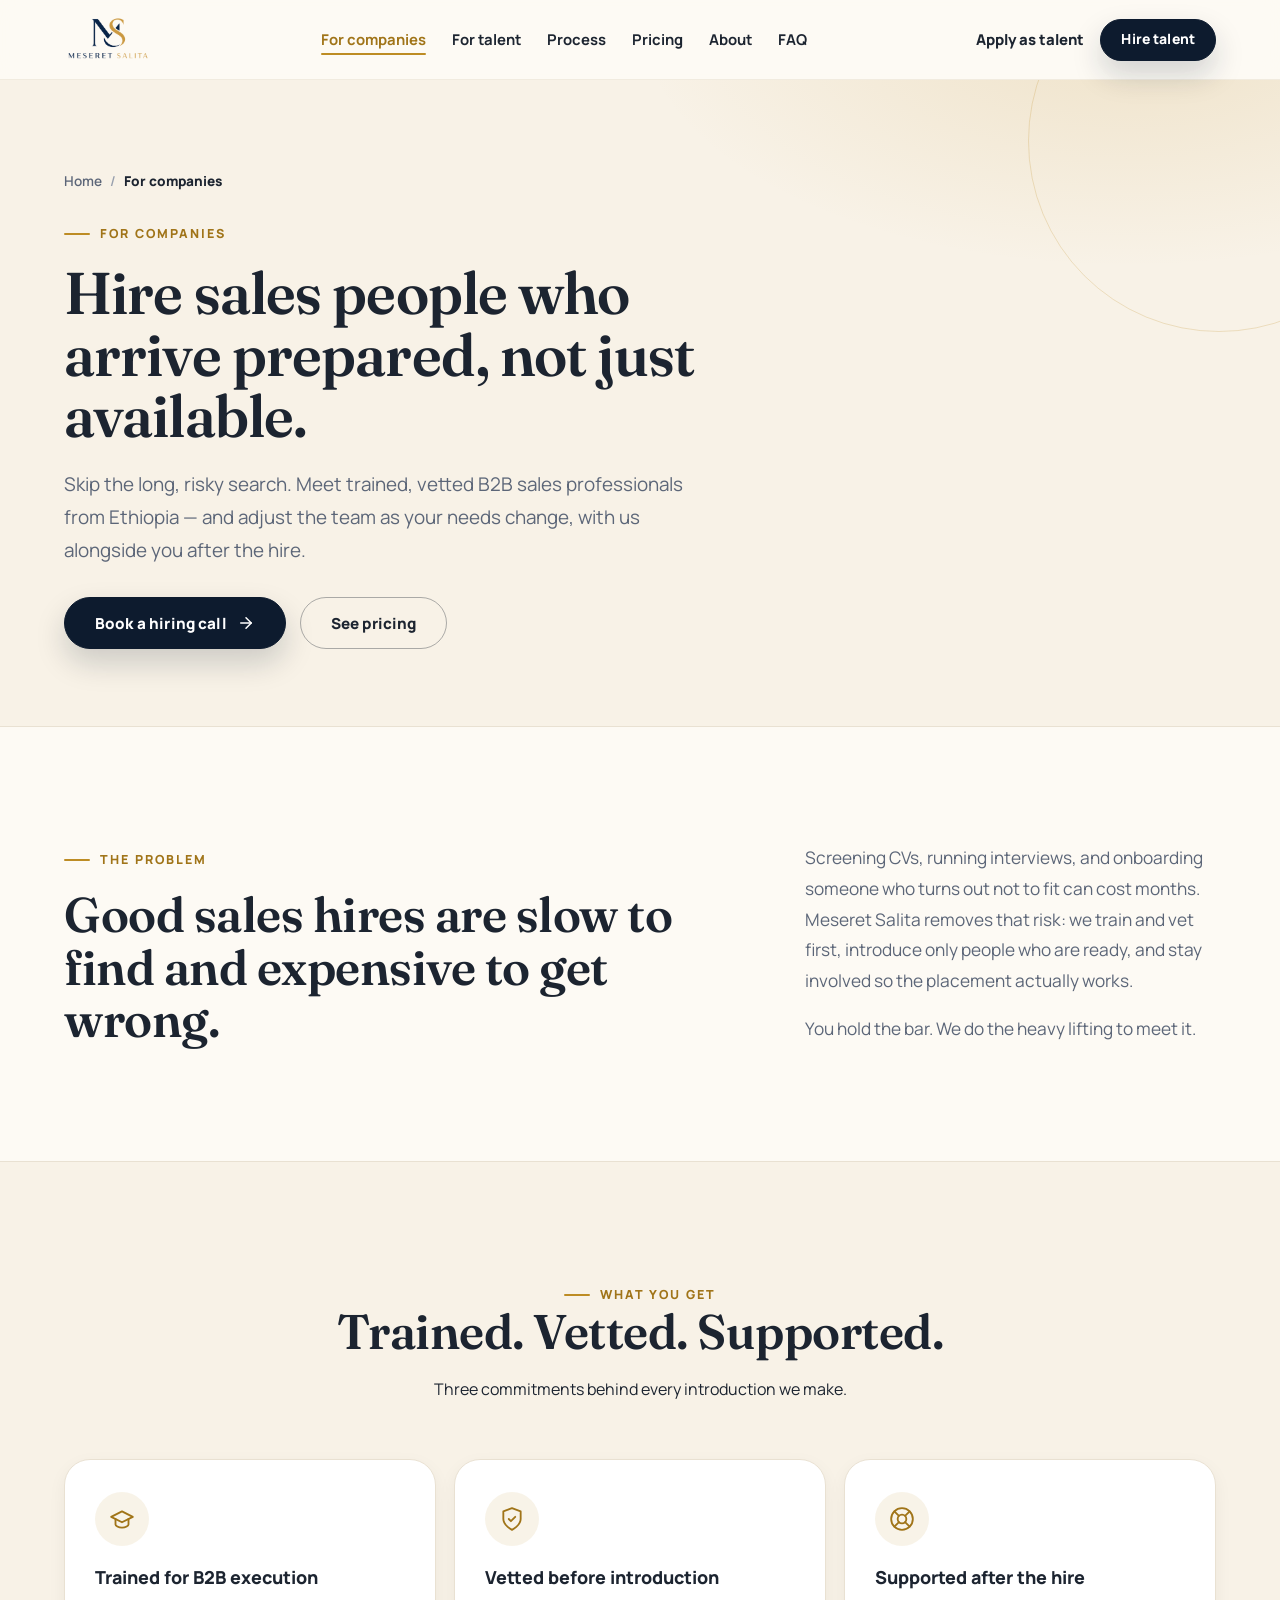
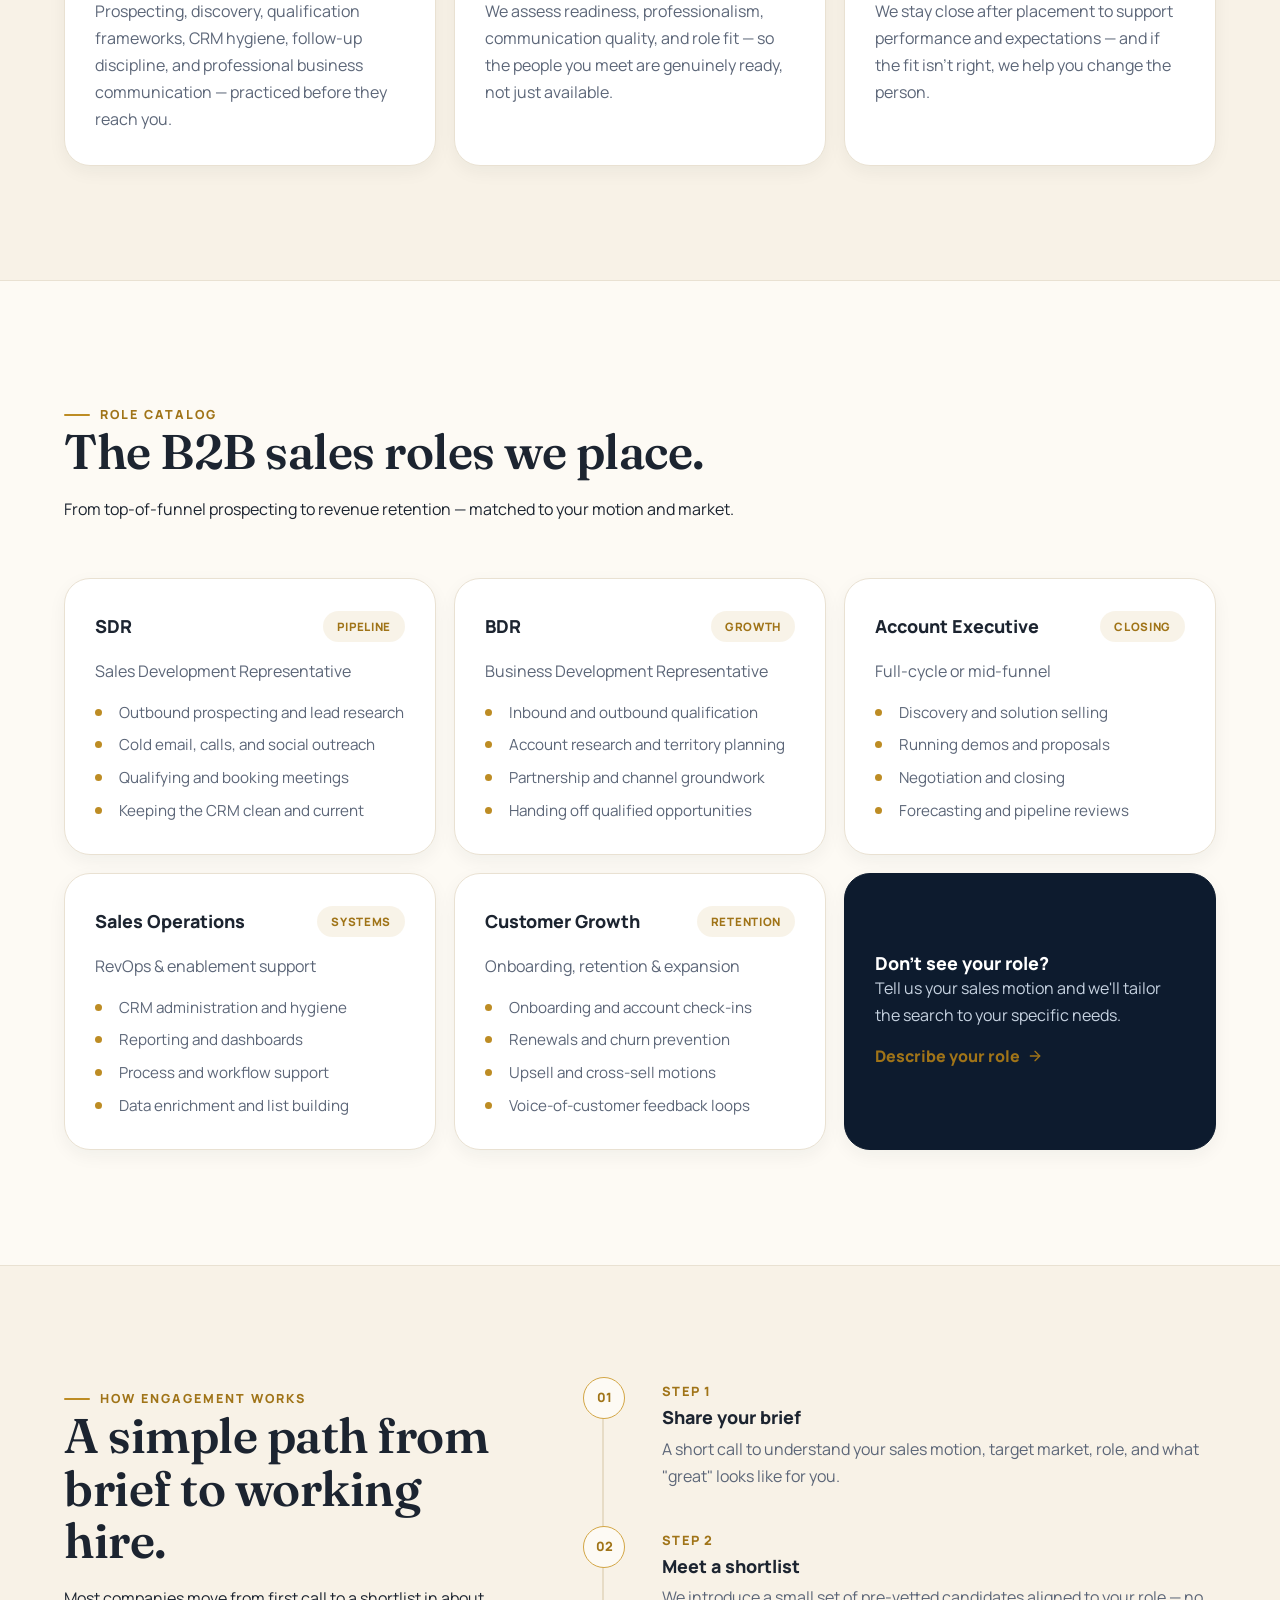
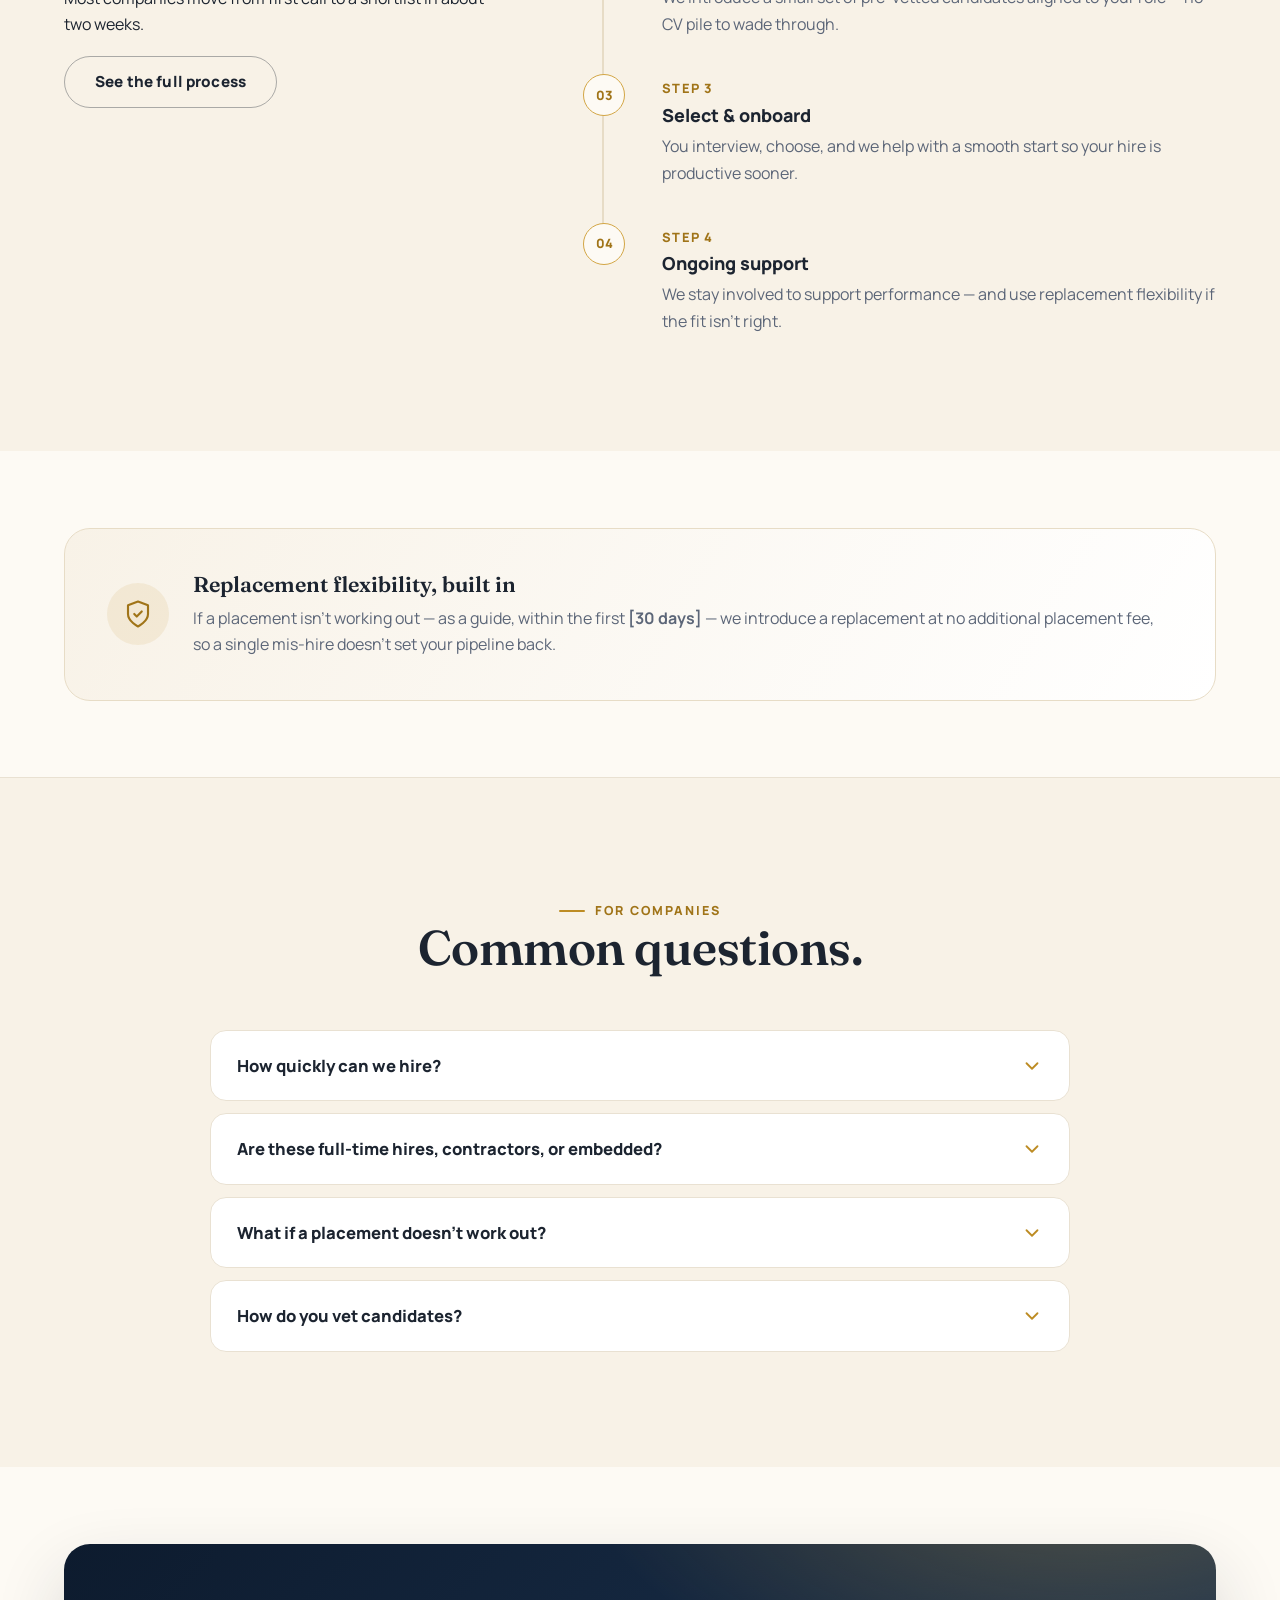
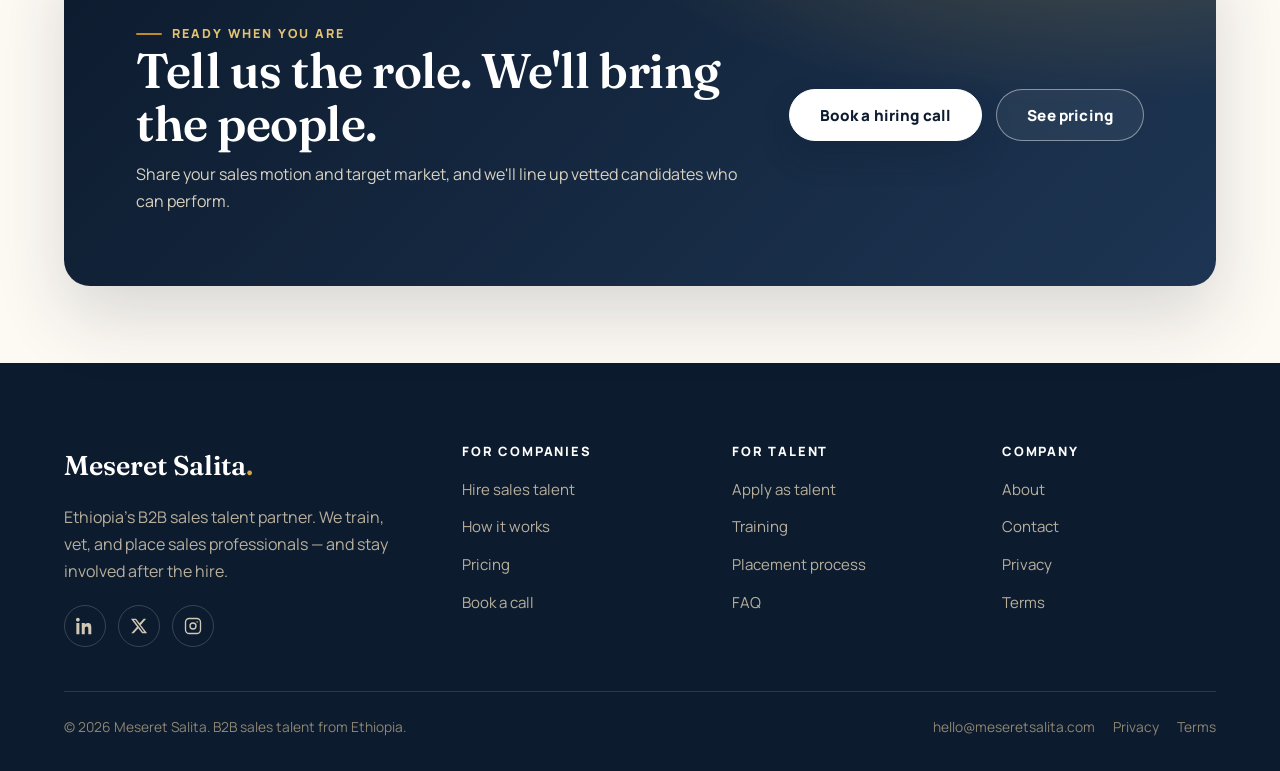
<file: companies.html>
<!doctype html>
<html lang="en">
  <head>
    <meta charset="utf-8">
    <meta name="viewport" content="width=device-width, initial-scale=1">
    <title>Hire B2B Sales Talent from Ethiopia | Meseret Salita</title>
    <meta name="description" content="Hire trained, vetted B2B sales professionals from Ethiopia — SDRs, BDRs, Account Executives, Sales Ops and Customer Growth — with replacement flexibility and ongoing support.">
    <link rel="canonical" href="https://meseretsalita.com/companies.html">
    <meta property="og:type" content="website">
    <meta property="og:site_name" content="Meseret Salita">
    <meta property="og:title" content="Hire B2B Sales Talent from Ethiopia">
    <meta property="og:description" content="Trained, vetted B2B sales professionals with replacement flexibility and ongoing support.">
    <meta property="og:url" content="https://meseretsalita.com/companies.html">
    <meta property="og:image" content="https://meseretsalita.com/assets/meseret-salita-hero.png">
    <meta name="twitter:card" content="summary_large_image">
    <meta name="theme-color" content="#fdfaf4">
    <link rel="icon" href="assets/favicon.svg" type="image/svg+xml">
    <link rel="manifest" href="site.webmanifest">
    <link rel="preconnect" href="https://fonts.googleapis.com">
    <link rel="preconnect" href="https://fonts.gstatic.com" crossorigin>
    <link href="https://fonts.googleapis.com/css2?family=Manrope:wght@400;500;600;700;800&family=Fraunces:ital,opsz,wght@0,9..144,500;0,9..144,600;0,9..144,700;1,9..144,600&display=swap" rel="stylesheet">
    <link rel="stylesheet" href="styles.css?v=4">
    <script src="script.js?v=4" defer></script>
  </head>
  <body>
    <a class="skip-link" href="#main">Skip to content</a>

    <header class="site-header">
      <a class="brand" href="index.html" aria-label="Meseret Salita home">
        <img src="assets/meseret-salita-logo.png" alt="Meseret Salita" width="178" height="50">
      </a>
      <nav class="nav" aria-label="Primary navigation">
        <ul class="nav-links">
          <li><a href="companies.html" aria-current="page">For companies</a></li>
          <li><a href="talent.html">For talent</a></li>
          <li><a href="process.html">Process</a></li>
          <li><a href="pricing.html">Pricing</a></li>
          <li><a href="about.html">About</a></li>
          <li><a href="faq.html">FAQ</a></li>
        </ul>
      </nav>
      <div class="nav-cta">
        <a class="ghost-link" href="talent.html">Apply as talent</a>
        <a class="button button-small" href="contact.html">Hire talent</a>
        <button class="nav-toggle" aria-label="Open menu" aria-controls="mobile-menu" aria-expanded="false"><span></span></button>
      </div>
    </header>
    <div class="mobile-menu" id="mobile-menu">
      <a href="companies.html" aria-current="page">For companies</a>
      <a href="talent.html">For talent</a>
      <a href="process.html">Process</a>
      <a href="pricing.html">Pricing</a>
      <a href="about.html">About</a>
      <a href="faq.html">FAQ</a>
      <a href="contact.html">Contact</a>
      <a class="button" href="contact.html">Hire talent</a>
    </div>

    <main id="main">
      <!-- PAGE HERO -->
      <section class="page-hero">
        <div class="container">
          <nav class="breadcrumb" aria-label="Breadcrumb">
            <a href="index.html">Home</a><span class="sep">/</span><span aria-current="page">For companies</span>
          </nav>
          <p class="eyebrow">For companies</p>
          <h1>Hire sales people who arrive prepared, not just available.</h1>
          <p class="lead">Skip the long, risky search. Meet trained, vetted B2B sales professionals from Ethiopia — and adjust the team as your needs change, with us alongside you after the hire.</p>
          <div class="hero-actions">
            <a class="button" href="contact.html">Book a hiring call
              <svg viewBox="0 0 24 24" fill="none" stroke="currentColor" stroke-width="2" stroke-linecap="round" stroke-linejoin="round" aria-hidden="true"><line x1="5" y1="12" x2="19" y2="12"/><polyline points="12 5 19 12 12 19"/></svg>
            </a>
            <a class="button button-ghost" href="pricing.html">See pricing</a>
          </div>
        </div>
      </section>

      <!-- PROBLEM -> SOLUTION -->
      <section class="section intro">
        <div class="reveal">
          <p class="eyebrow">The problem</p>
          <h2>Good sales hires are slow to find and expensive to get wrong.</h2>
        </div>
        <div class="intro-body reveal d1">
          <p>Screening CVs, running interviews, and onboarding someone who turns out not to fit can cost months. Meseret Salita removes that risk: we train and vet first, introduce only people who are ready, and stay involved so the placement actually works.</p>
          <p>You hold the bar. We do the heavy lifting to meet it.</p>
        </div>
      </section>

      <!-- WHAT YOU GET -->
      <section class="section bg-mist border-top border-bottom">
        <div class="container">
          <div class="section-heading center reveal">
            <p class="eyebrow">What you get</p>
            <h2>Trained. Vetted. Supported.</h2>
            <p>Three commitments behind every introduction we make.</p>
          </div>
          <div class="grid-3">
            <article class="card reveal">
              <span class="icon-badge"><svg viewBox="0 0 24 24" fill="none" stroke="currentColor" stroke-width="1.7" stroke-linecap="round" stroke-linejoin="round" aria-hidden="true"><path d="M22 10L12 5 2 10l10 5 10-5z"/><path d="M6 12v5c0 1 2.5 3 6 3s6-2 6-3v-5"/></svg></span>
              <h3>Trained for B2B execution</h3>
              <p>Prospecting, discovery, qualification frameworks, CRM hygiene, follow-up discipline, and professional business communication — practiced before they reach you.</p>
            </article>
            <article class="card reveal d1">
              <span class="icon-badge"><svg viewBox="0 0 24 24" fill="none" stroke="currentColor" stroke-width="1.7" stroke-linecap="round" stroke-linejoin="round" aria-hidden="true"><path d="M12 22s8-4 8-10V5l-8-3-8 3v7c0 6 8 10 8 10z"/><polyline points="9 12 11 14 15 10"/></svg></span>
              <h3>Vetted before introduction</h3>
              <p>We assess readiness, professionalism, communication quality, and role fit — so the people you meet are genuinely ready, not just available.</p>
            </article>
            <article class="card reveal d2">
              <span class="icon-badge"><svg viewBox="0 0 24 24" fill="none" stroke="currentColor" stroke-width="1.7" stroke-linecap="round" stroke-linejoin="round" aria-hidden="true"><circle cx="12" cy="12" r="10"/><circle cx="12" cy="12" r="4"/><line x1="4.93" y1="4.93" x2="9.17" y2="9.17"/><line x1="14.83" y1="14.83" x2="19.07" y2="19.07"/><line x1="14.83" y1="9.17" x2="19.07" y2="4.93"/><line x1="4.93" y1="19.07" x2="9.17" y2="14.83"/></svg></span>
              <h3>Supported after the hire</h3>
              <p>We stay close after placement to support performance and expectations — and if the fit isn't right, we help you change the person.</p>
            </article>
          </div>
        </div>
      </section>

      <!-- ROLE CATALOG -->
      <section class="section">
        <div class="container">
          <div class="section-heading reveal">
            <p class="eyebrow">Role catalog</p>
            <h2>The B2B sales roles we place.</h2>
            <p>From top-of-funnel prospecting to revenue retention — matched to your motion and market.</p>
          </div>
          <div class="grid-3">
            <article class="card role-card reveal">
              <div class="role-head"><h3>SDR</h3><span class="tag">Pipeline</span></div>
              <p style="color:var(--muted);margin-bottom:4px;">Sales Development Representative</p>
              <ul>
                <li>Outbound prospecting and lead research</li>
                <li>Cold email, calls, and social outreach</li>
                <li>Qualifying and booking meetings</li>
                <li>Keeping the CRM clean and current</li>
              </ul>
            </article>
            <article class="card role-card reveal d1">
              <div class="role-head"><h3>BDR</h3><span class="tag">Growth</span></div>
              <p style="color:var(--muted);margin-bottom:4px;">Business Development Representative</p>
              <ul>
                <li>Inbound and outbound qualification</li>
                <li>Account research and territory planning</li>
                <li>Partnership and channel groundwork</li>
                <li>Handing off qualified opportunities</li>
              </ul>
            </article>
            <article class="card role-card reveal d2">
              <div class="role-head"><h3>Account Executive</h3><span class="tag">Closing</span></div>
              <p style="color:var(--muted);margin-bottom:4px;">Full-cycle or mid-funnel</p>
              <ul>
                <li>Discovery and solution selling</li>
                <li>Running demos and proposals</li>
                <li>Negotiation and closing</li>
                <li>Forecasting and pipeline reviews</li>
              </ul>
            </article>
            <article class="card role-card reveal">
              <div class="role-head"><h3>Sales Operations</h3><span class="tag">Systems</span></div>
              <p style="color:var(--muted);margin-bottom:4px;">RevOps &amp; enablement support</p>
              <ul>
                <li>CRM administration and hygiene</li>
                <li>Reporting and dashboards</li>
                <li>Process and workflow support</li>
                <li>Data enrichment and list building</li>
              </ul>
            </article>
            <article class="card role-card reveal d1">
              <div class="role-head"><h3>Customer Growth</h3><span class="tag">Retention</span></div>
              <p style="color:var(--muted);margin-bottom:4px;">Onboarding, retention &amp; expansion</p>
              <ul>
                <li>Onboarding and account check-ins</li>
                <li>Renewals and churn prevention</li>
                <li>Upsell and cross-sell motions</li>
                <li>Voice-of-customer feedback loops</li>
              </ul>
            </article>
            <article class="card role-card reveal d2" style="display:flex;flex-direction:column;justify-content:center;background:var(--navy-950);color:#fff;border-color:var(--navy-950);">
              <h3 style="color:#fff;">Don't see your role?</h3>
              <p style="color:#c6d2e0;">Tell us your sales motion and we'll tailor the search to your specific needs.</p>
              <p style="margin-top:14px;"><a class="text-link" href="contact.html">Describe your role <svg viewBox="0 0 24 24" fill="none" stroke="currentColor" stroke-width="2" stroke-linecap="round" stroke-linejoin="round" aria-hidden="true"><line x1="5" y1="12" x2="19" y2="12"/><polyline points="12 5 19 12 12 19"/></svg></a></p>
            </article>
          </div>
        </div>
      </section>

      <!-- ENGAGEMENT -->
      <section class="section split bg-soft border-top">
        <div class="section-heading reveal">
          <p class="eyebrow">How engagement works</p>
          <h2>A simple path from brief to working hire.</h2>
          <p>Most companies move from first call to a shortlist in about two weeks.</p>
          <p style="margin-top:18px;"><a class="button button-outline" href="process.html">See the full process</a></p>
        </div>
        <ol class="timeline reveal d1">
          <li><p class="meta">Step 1</p><h3>Share your brief</h3><p>A short call to understand your sales motion, target market, role, and what "great" looks like for you.</p></li>
          <li><p class="meta">Step 2</p><h3>Meet a shortlist</h3><p>We introduce a small set of pre-vetted candidates aligned to your role — no CV pile to wade through.</p></li>
          <li><p class="meta">Step 3</p><h3>Select &amp; onboard</h3><p>You interview, choose, and we help with a smooth start so your hire is productive sooner.</p></li>
          <li><p class="meta">Step 4</p><h3>Ongoing support</h3><p>We stay involved to support performance — and use replacement flexibility if the fit isn't right.</p></li>
        </ol>
      </section>

      <!-- GUARANTEE -->
      <section class="section tight">
        <div class="container">
          <div class="callout reveal">
            <span class="icon-badge"><svg viewBox="0 0 24 24" fill="none" stroke="currentColor" stroke-width="1.7" stroke-linecap="round" stroke-linejoin="round" aria-hidden="true"><path d="M12 22s8-4 8-10V5l-8-3-8 3v7c0 6 8 10 8 10z"/><polyline points="9 12 11 14 15 10"/></svg></span>
            <div>
              <h3>Replacement flexibility, built in</h3>
              <p>If a placement isn't working out — as a guide, within the first <strong>[30 days]</strong> — we introduce a replacement at no additional placement fee, so a single mis-hire doesn't set your pipeline back. <!-- TODO: confirm exact guarantee terms/window — see CONTENT-TODO.md --></p>
            </div>
          </div>
        </div>
      </section>

      <!-- COMPANY FAQ -->
      <section class="section bg-mist border-top">
        <div class="container">
          <div class="section-heading center reveal">
            <p class="eyebrow">For companies</p>
            <h2>Common questions.</h2>
          </div>
          <div class="faq-list reveal d1">
            <details class="faq-item"><summary>How quickly can we hire?<svg class="chev" viewBox="0 0 24 24" fill="none" stroke="currentColor" stroke-width="2" stroke-linecap="round" stroke-linejoin="round" aria-hidden="true"><polyline points="6 9 12 15 18 9"/></svg></summary><div class="answer"><p>For common roles, expect a shortlist within roughly two weeks of your brief. More senior or specialised roles can take longer.</p></div></details>
            <details class="faq-item"><summary>Are these full-time hires, contractors, or embedded?<svg class="chev" viewBox="0 0 24 24" fill="none" stroke="currentColor" stroke-width="2" stroke-linecap="round" stroke-linejoin="round" aria-hidden="true"><polyline points="6 9 12 15 18 9"/></svg></summary><div class="answer"><p>We support different engagement models depending on your needs. <a href="pricing.html" style="color:var(--gold-700);font-weight:700;">See pricing →</a> or tell us your preference on a call.</p></div></details>
            <details class="faq-item"><summary>What if a placement doesn't work out?<svg class="chev" viewBox="0 0 24 24" fill="none" stroke="currentColor" stroke-width="2" stroke-linecap="round" stroke-linejoin="round" aria-hidden="true"><polyline points="6 9 12 15 18 9"/></svg></summary><div class="answer"><p>Replacement flexibility is part of how we work. If the fit is wrong, we help you transition to another vetted candidate.</p></div></details>
            <details class="faq-item"><summary>How do you vet candidates?<svg class="chev" viewBox="0 0 24 24" fill="none" stroke="currentColor" stroke-width="2" stroke-linecap="round" stroke-linejoin="round" aria-hidden="true"><polyline points="6 9 12 15 18 9"/></svg></summary><div class="answer"><p>We assess sales fundamentals, communication, professionalism, and role fit before any introduction. <a href="process.html" style="color:var(--gold-700);font-weight:700;">See the process →</a></p></div></details>
          </div>
        </div>
      </section>

      <!-- CTA -->
      <section class="cta-band section tight">
        <div class="cta reveal">
          <div class="cta-text">
            <p class="eyebrow">Ready when you are</p>
            <h2>Tell us the role. We'll bring the people.</h2>
            <p>Share your sales motion and target market, and we'll line up vetted candidates who can perform.</p>
          </div>
          <div class="cta-actions">
            <a class="button button-light" href="contact.html">Book a hiring call</a>
            <a class="button button-ghost" href="pricing.html">See pricing</a>
          </div>
        </div>
      </section>
    </main>

    <footer class="site-footer">
      <div class="footer-top">
        <div class="footer-brand">
          <span class="footer-wordmark">Meseret Salita<span class="dot">.</span></span>
          <p>Ethiopia's B2B sales talent partner. We train, vet, and place sales professionals — and stay involved after the hire.</p>
          <div class="footer-social">
            <a href="#" aria-label="LinkedIn"><svg viewBox="0 0 24 24" fill="currentColor" aria-hidden="true"><path d="M4.98 3.5C4.98 4.88 3.87 6 2.5 6S0 4.88 0 3.5 1.12 1 2.5 1 4.98 2.12 4.98 3.5zM.5 8h4V23h-4V8zm7.5 0h3.8v2.05h.05c.53-1 1.83-2.05 3.77-2.05 4.03 0 4.78 2.65 4.78 6.1V23h-4v-6.6c0-1.57-.03-3.6-2.2-3.6-2.2 0-2.53 1.72-2.53 3.49V23h-4V8z"/></svg></a>
            <a href="#" aria-label="X (Twitter)"><svg viewBox="0 0 24 24" fill="currentColor" aria-hidden="true"><path d="M18.244 2.25h3.308l-7.227 8.26 8.502 11.24h-6.66l-5.214-6.817L4.99 21.75H1.68l7.73-8.835L1.254 2.25H8.08l4.713 6.231zm-1.161 17.52h1.833L7.084 4.126H5.117z"/></svg></a>
            <a href="#" aria-label="Instagram"><svg viewBox="0 0 24 24" fill="none" stroke="currentColor" stroke-width="1.8" aria-hidden="true"><rect x="2" y="2" width="20" height="20" rx="5"/><circle cx="12" cy="12" r="4"/><circle cx="17.5" cy="6.5" r="1" fill="currentColor" stroke="none"/></svg></a>
          </div>
        </div>
        <div class="footer-col">
          <h3>For companies</h3>
          <ul>
            <li><a href="companies.html">Hire sales talent</a></li>
            <li><a href="process.html">How it works</a></li>
            <li><a href="pricing.html">Pricing</a></li>
            <li><a href="contact.html">Book a call</a></li>
          </ul>
        </div>
        <div class="footer-col">
          <h3>For talent</h3>
          <ul>
            <li><a href="talent.html">Apply as talent</a></li>
            <li><a href="talent.html#training">Training</a></li>
            <li><a href="process.html">Placement process</a></li>
            <li><a href="faq.html">FAQ</a></li>
          </ul>
        </div>
        <div class="footer-col">
          <h3>Company</h3>
          <ul>
            <li><a href="about.html">About</a></li>
            <li><a href="contact.html">Contact</a></li>
            <li><a href="privacy.html">Privacy</a></li>
            <li><a href="terms.html">Terms</a></li>
          </ul>
        </div>
      </div>
      <div class="footer-bottom">
        <span>&copy; <span data-year>2026</span> Meseret Salita. B2B sales talent from Ethiopia.</span>
        <div class="legal">
          <a href="mailto:hello@meseretsalita.com">hello@meseretsalita.com</a>
          <a href="privacy.html">Privacy</a>
          <a href="terms.html">Terms</a>
        </div>
      </div>
    </footer>
  </body>
</html>
</file>
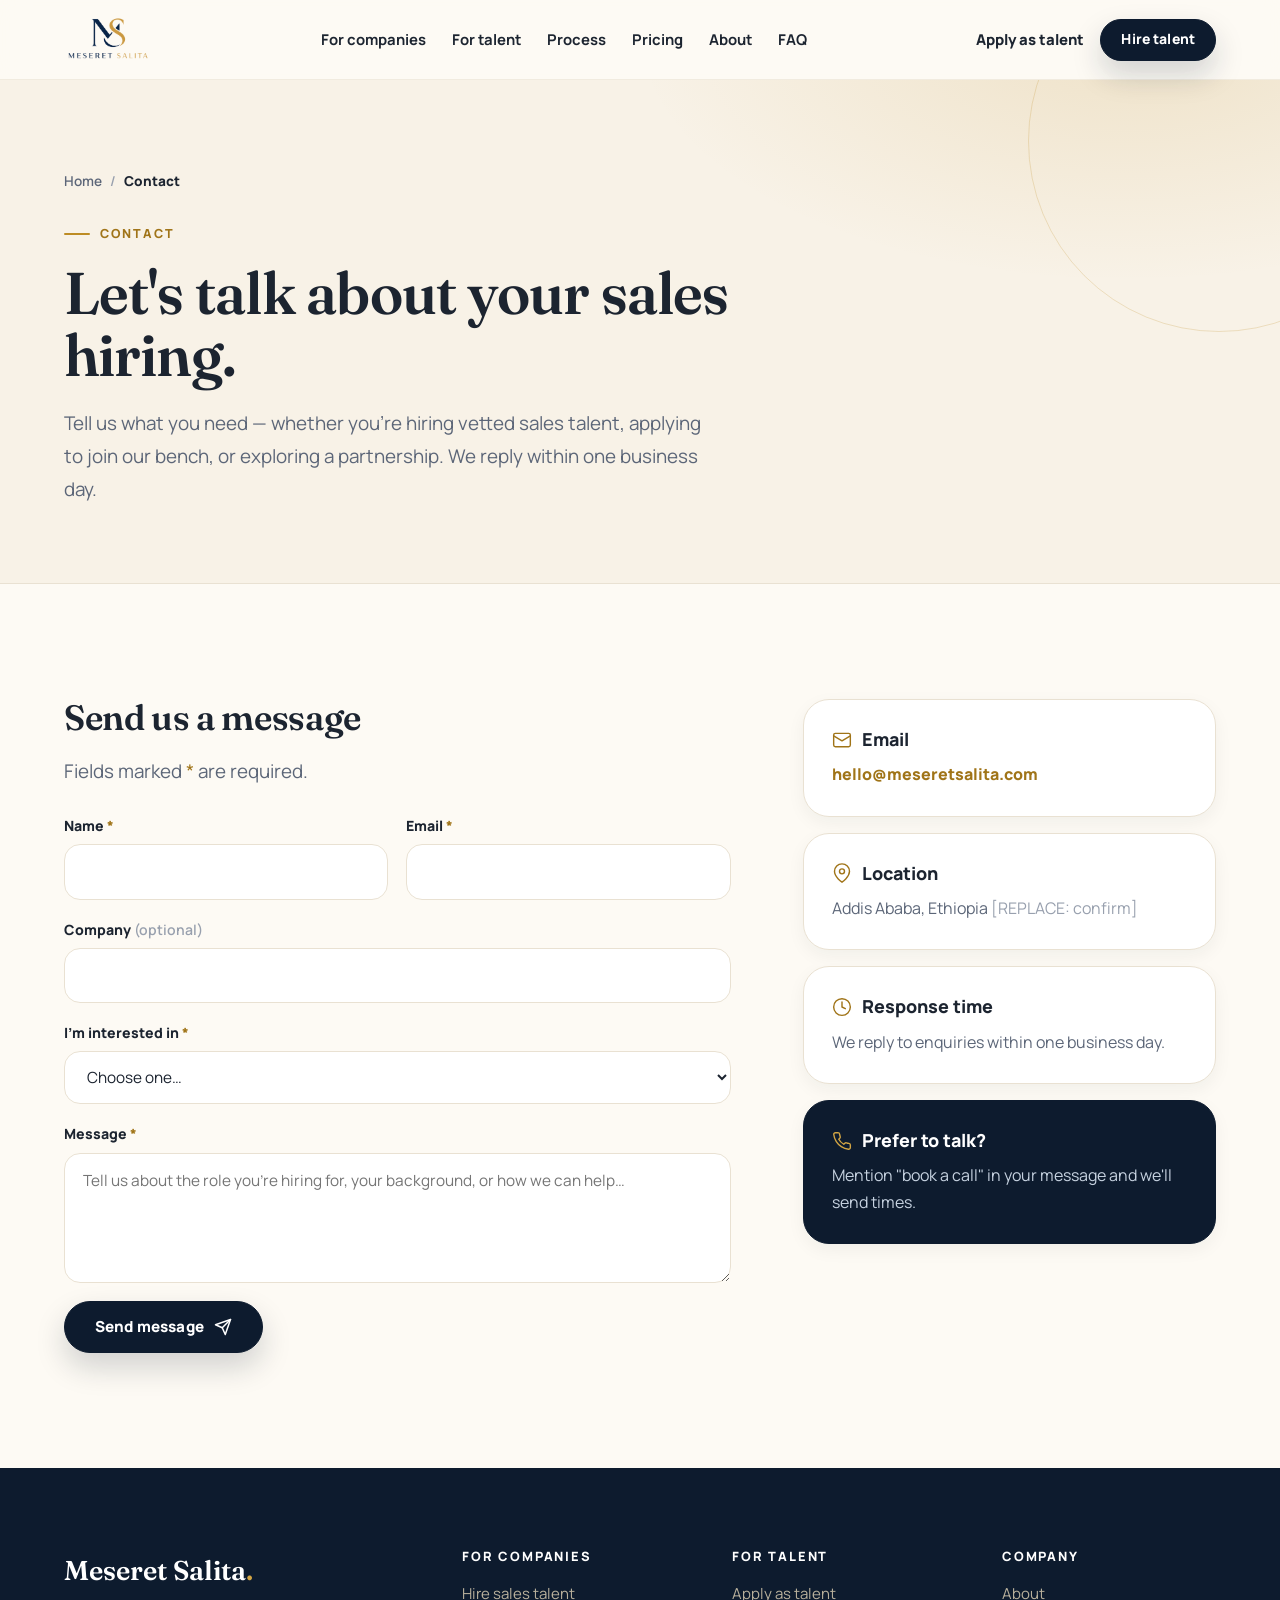
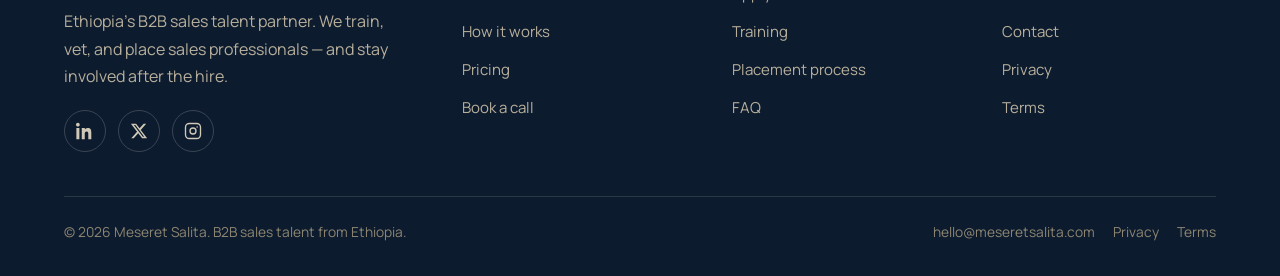
<file: contact.html>
<!doctype html>
<html lang="en">
  <head>
    <meta charset="utf-8">
    <meta name="viewport" content="width=device-width, initial-scale=1">
    <title>Contact Meseret Salita | Hire Talent or Apply</title>
    <meta name="description" content="Get in touch with Meseret Salita to hire vetted B2B sales talent from Ethiopia, apply to join our talent bench, or discuss a partnership.">
    <link rel="canonical" href="https://meseretsalita.com/contact.html">
    <meta property="og:type" content="website">
    <meta property="og:site_name" content="Meseret Salita">
    <meta property="og:title" content="Contact Meseret Salita">
    <meta property="og:description" content="Hire vetted B2B sales talent, apply to join, or discuss a partnership.">
    <meta property="og:url" content="https://meseretsalita.com/contact.html">
    <meta property="og:image" content="https://meseretsalita.com/assets/meseret-salita-hero.png">
    <meta name="twitter:card" content="summary_large_image">
    <meta name="theme-color" content="#fdfaf4">
    <link rel="icon" href="assets/favicon.svg" type="image/svg+xml">
    <link rel="manifest" href="site.webmanifest">
    <link rel="preconnect" href="https://fonts.googleapis.com">
    <link rel="preconnect" href="https://fonts.gstatic.com" crossorigin>
    <link href="https://fonts.googleapis.com/css2?family=Manrope:wght@400;500;600;700;800&family=Fraunces:ital,opsz,wght@0,9..144,500;0,9..144,600;0,9..144,700;1,9..144,600&display=swap" rel="stylesheet">
    <link rel="stylesheet" href="styles.css?v=4">
    <script src="script.js?v=4" defer></script>
  </head>
  <body>
    <a class="skip-link" href="#main">Skip to content</a>

    <header class="site-header">
      <a class="brand" href="index.html" aria-label="Meseret Salita home">
        <img src="assets/meseret-salita-logo.png" alt="Meseret Salita" width="178" height="50">
      </a>
      <nav class="nav" aria-label="Primary navigation">
        <ul class="nav-links">
          <li><a href="companies.html">For companies</a></li>
          <li><a href="talent.html">For talent</a></li>
          <li><a href="process.html">Process</a></li>
          <li><a href="pricing.html">Pricing</a></li>
          <li><a href="about.html">About</a></li>
          <li><a href="faq.html">FAQ</a></li>
        </ul>
      </nav>
      <div class="nav-cta">
        <a class="ghost-link" href="talent.html">Apply as talent</a>
        <a class="button button-small" href="contact.html" aria-current="page">Hire talent</a>
        <button class="nav-toggle" aria-label="Open menu" aria-controls="mobile-menu" aria-expanded="false"><span></span></button>
      </div>
    </header>
    <div class="mobile-menu" id="mobile-menu">
      <a href="companies.html">For companies</a>
      <a href="talent.html">For talent</a>
      <a href="process.html">Process</a>
      <a href="pricing.html">Pricing</a>
      <a href="about.html">About</a>
      <a href="faq.html">FAQ</a>
      <a href="contact.html" aria-current="page">Contact</a>
      <a class="button" href="contact.html">Hire talent</a>
    </div>

    <main id="main">
      <section class="page-hero">
        <div class="container">
          <nav class="breadcrumb" aria-label="Breadcrumb">
            <a href="index.html">Home</a><span class="sep">/</span><span aria-current="page">Contact</span>
          </nav>
          <p class="eyebrow">Contact</p>
          <h1>Let's talk about your sales hiring.</h1>
          <p class="lead">Tell us what you need — whether you're hiring vetted sales talent, applying to join our bench, or exploring a partnership. We reply within one business day.</p>
        </div>
      </section>

      <section class="section">
        <div class="container">
          <div class="contact-grid">
            <!-- FORM -->
            <div class="reveal">
              <h2 style="font-size:clamp(1.6rem,3vw,2.2rem);">Send us a message</h2>
              <p class="lead" style="margin-bottom:26px;">Fields marked <span style="color:var(--gold-700);">*</span> are required.</p>

              <!-- Web3Forms: replace the placeholder access key in data-access-key with your real key.
                   Until then, the form gracefully falls back to opening the visitor's email app.
                   See CONTENT-TODO.md for the 1-step setup. -->
              <form id="contact-form" data-access-key="REPLACE_WITH_WEB3FORMS_ACCESS_KEY" novalidate>
                <input type="hidden" name="subject" value="New enquiry from meseretsalita.com">
                <input type="hidden" name="from_name" value="Meseret Salita website">
                <input type="checkbox" name="botcheck" tabindex="-1" autocomplete="off" style="display:none !important;" aria-hidden="true">

                <div class="form">
                  <div class="row">
                    <div class="field">
                      <label for="name">Name <span class="req">*</span></label>
                      <input id="name" name="name" type="text" autocomplete="name" required>
                    </div>
                    <div class="field">
                      <label for="email">Email <span class="req">*</span></label>
                      <input id="email" name="email" type="email" autocomplete="email" required>
                    </div>
                  </div>
                  <div class="field">
                    <label for="company">Company <span style="color:var(--muted-light);font-weight:600;">(optional)</span></label>
                    <input id="company" name="company" type="text" autocomplete="organization">
                  </div>
                  <div class="field">
                    <label for="interest">I'm interested in <span class="req">*</span></label>
                    <select id="interest" name="interest" required>
                      <option value="" disabled selected>Choose one…</option>
                      <option value="Hire sales talent">Hiring sales talent</option>
                      <option value="Apply as talent">Applying as talent</option>
                      <option value="Partnership">A partnership</option>
                      <option value="Something else">Something else</option>
                    </select>
                  </div>
                  <div class="field">
                    <label for="message">Message <span class="req">*</span></label>
                    <textarea id="message" name="message" placeholder="Tell us about the role you're hiring for, your background, or how we can help…" required></textarea>
                  </div>
                  <button class="button" type="submit">Send message
                    <svg viewBox="0 0 24 24" fill="none" stroke="currentColor" stroke-width="2" stroke-linecap="round" stroke-linejoin="round" aria-hidden="true"><line x1="22" y1="2" x2="11" y2="13"/><polygon points="22 2 15 22 11 13 2 9 22 2"/></svg>
                  </button>
                  <p class="form-status" role="status" aria-live="polite"></p>
                </div>
              </form>
            </div>

            <!-- ASIDE -->
            <aside class="contact-aside reveal d1">
              <div class="contact-card">
                <h3><svg viewBox="0 0 24 24" fill="none" stroke="currentColor" stroke-width="1.7" stroke-linecap="round" stroke-linejoin="round" aria-hidden="true"><rect x="2" y="4" width="20" height="16" rx="2"/><path d="m22 7-10 6L2 7"/></svg> Email</h3>
                <p><a class="email" href="mailto:hello@meseretsalita.com">hello@meseretsalita.com</a></p>
              </div>
              <div class="contact-card">
                <h3><svg viewBox="0 0 24 24" fill="none" stroke="currentColor" stroke-width="1.7" stroke-linecap="round" stroke-linejoin="round" aria-hidden="true"><path d="M21 10c0 7-9 13-9 13s-9-6-9-13a9 9 0 0 1 18 0z"/><circle cx="12" cy="10" r="3"/></svg> Location</h3>
                <!-- TODO: confirm location / add full address if desired — see CONTENT-TODO.md -->
                <p>Addis Ababa, Ethiopia <span style="color:var(--muted-light);">[REPLACE: confirm]</span></p>
              </div>
              <div class="contact-card">
                <h3><svg viewBox="0 0 24 24" fill="none" stroke="currentColor" stroke-width="1.7" stroke-linecap="round" stroke-linejoin="round" aria-hidden="true"><circle cx="12" cy="12" r="10"/><polyline points="12 6 12 12 16 14"/></svg> Response time</h3>
                <p>We reply to enquiries within one business day.</p>
              </div>
              <div class="contact-card" style="background:var(--navy-950);border-color:var(--navy-950);">
                <h3 style="color:#fff;"><svg viewBox="0 0 24 24" fill="none" stroke="var(--gold-500)" stroke-width="1.7" stroke-linecap="round" stroke-linejoin="round" aria-hidden="true"><path d="M22 16.92v3a2 2 0 0 1-2.18 2 19.79 19.79 0 0 1-8.63-3.07 19.5 19.5 0 0 1-6-6 19.79 19.79 0 0 1-3.07-8.67A2 2 0 0 1 4.11 2h3a2 2 0 0 1 2 1.72c.13.96.36 1.9.7 2.81a2 2 0 0 1-.45 2.11L8.09 9.91a16 16 0 0 0 6 6l1.27-1.27a2 2 0 0 1 2.11-.45c.91.34 1.85.57 2.81.7A2 2 0 0 1 22 16.92z"/></svg> Prefer to talk?</h3>
                <p style="color:#c6d2e0;">Mention "book a call" in your message and we'll send times. <!-- TODO: add a phone number or scheduling link --></p>
              </div>
            </aside>
          </div>
        </div>
      </section>
    </main>

    <footer class="site-footer">
      <div class="footer-top">
        <div class="footer-brand">
          <span class="footer-wordmark">Meseret Salita<span class="dot">.</span></span>
          <p>Ethiopia's B2B sales talent partner. We train, vet, and place sales professionals — and stay involved after the hire.</p>
          <div class="footer-social">
            <a href="#" aria-label="LinkedIn"><svg viewBox="0 0 24 24" fill="currentColor" aria-hidden="true"><path d="M4.98 3.5C4.98 4.88 3.87 6 2.5 6S0 4.88 0 3.5 1.12 1 2.5 1 4.98 2.12 4.98 3.5zM.5 8h4V23h-4V8zm7.5 0h3.8v2.05h.05c.53-1 1.83-2.05 3.77-2.05 4.03 0 4.78 2.65 4.78 6.1V23h-4v-6.6c0-1.57-.03-3.6-2.2-3.6-2.2 0-2.53 1.72-2.53 3.49V23h-4V8z"/></svg></a>
            <a href="#" aria-label="X (Twitter)"><svg viewBox="0 0 24 24" fill="currentColor" aria-hidden="true"><path d="M18.244 2.25h3.308l-7.227 8.26 8.502 11.24h-6.66l-5.214-6.817L4.99 21.75H1.68l7.73-8.835L1.254 2.25H8.08l4.713 6.231zm-1.161 17.52h1.833L7.084 4.126H5.117z"/></svg></a>
            <a href="#" aria-label="Instagram"><svg viewBox="0 0 24 24" fill="none" stroke="currentColor" stroke-width="1.8" aria-hidden="true"><rect x="2" y="2" width="20" height="20" rx="5"/><circle cx="12" cy="12" r="4"/><circle cx="17.5" cy="6.5" r="1" fill="currentColor" stroke="none"/></svg></a>
          </div>
        </div>
        <div class="footer-col">
          <h3>For companies</h3>
          <ul>
            <li><a href="companies.html">Hire sales talent</a></li>
            <li><a href="process.html">How it works</a></li>
            <li><a href="pricing.html">Pricing</a></li>
            <li><a href="contact.html">Book a call</a></li>
          </ul>
        </div>
        <div class="footer-col">
          <h3>For talent</h3>
          <ul>
            <li><a href="talent.html">Apply as talent</a></li>
            <li><a href="talent.html#training">Training</a></li>
            <li><a href="process.html">Placement process</a></li>
            <li><a href="faq.html">FAQ</a></li>
          </ul>
        </div>
        <div class="footer-col">
          <h3>Company</h3>
          <ul>
            <li><a href="about.html">About</a></li>
            <li><a href="contact.html">Contact</a></li>
            <li><a href="privacy.html">Privacy</a></li>
            <li><a href="terms.html">Terms</a></li>
          </ul>
        </div>
      </div>
      <div class="footer-bottom">
        <span>&copy; <span data-year>2026</span> Meseret Salita. B2B sales talent from Ethiopia.</span>
        <div class="legal">
          <a href="mailto:hello@meseretsalita.com">hello@meseretsalita.com</a>
          <a href="privacy.html">Privacy</a>
          <a href="terms.html">Terms</a>
        </div>
      </div>
    </footer>

    <!-- Pre-select the interest dropdown from ?intent=talent / ?intent=company -->
    <script>
      (function () {
        var params = new URLSearchParams(window.location.search);
        var intent = params.get("intent");
        var select = document.getElementById("interest");
        if (!select || !intent) return;
        var map = { talent: "Apply as talent", company: "Hire sales talent", hire: "Hire sales talent", partnership: "Partnership" };
        var val = map[intent.toLowerCase()];
        if (val) {
          for (var i = 0; i < select.options.length; i++) {
            if (select.options[i].value === val) { select.selectedIndex = i; break; }
          }
        }
      })();
    </script>
  </body>
</html>
</file>
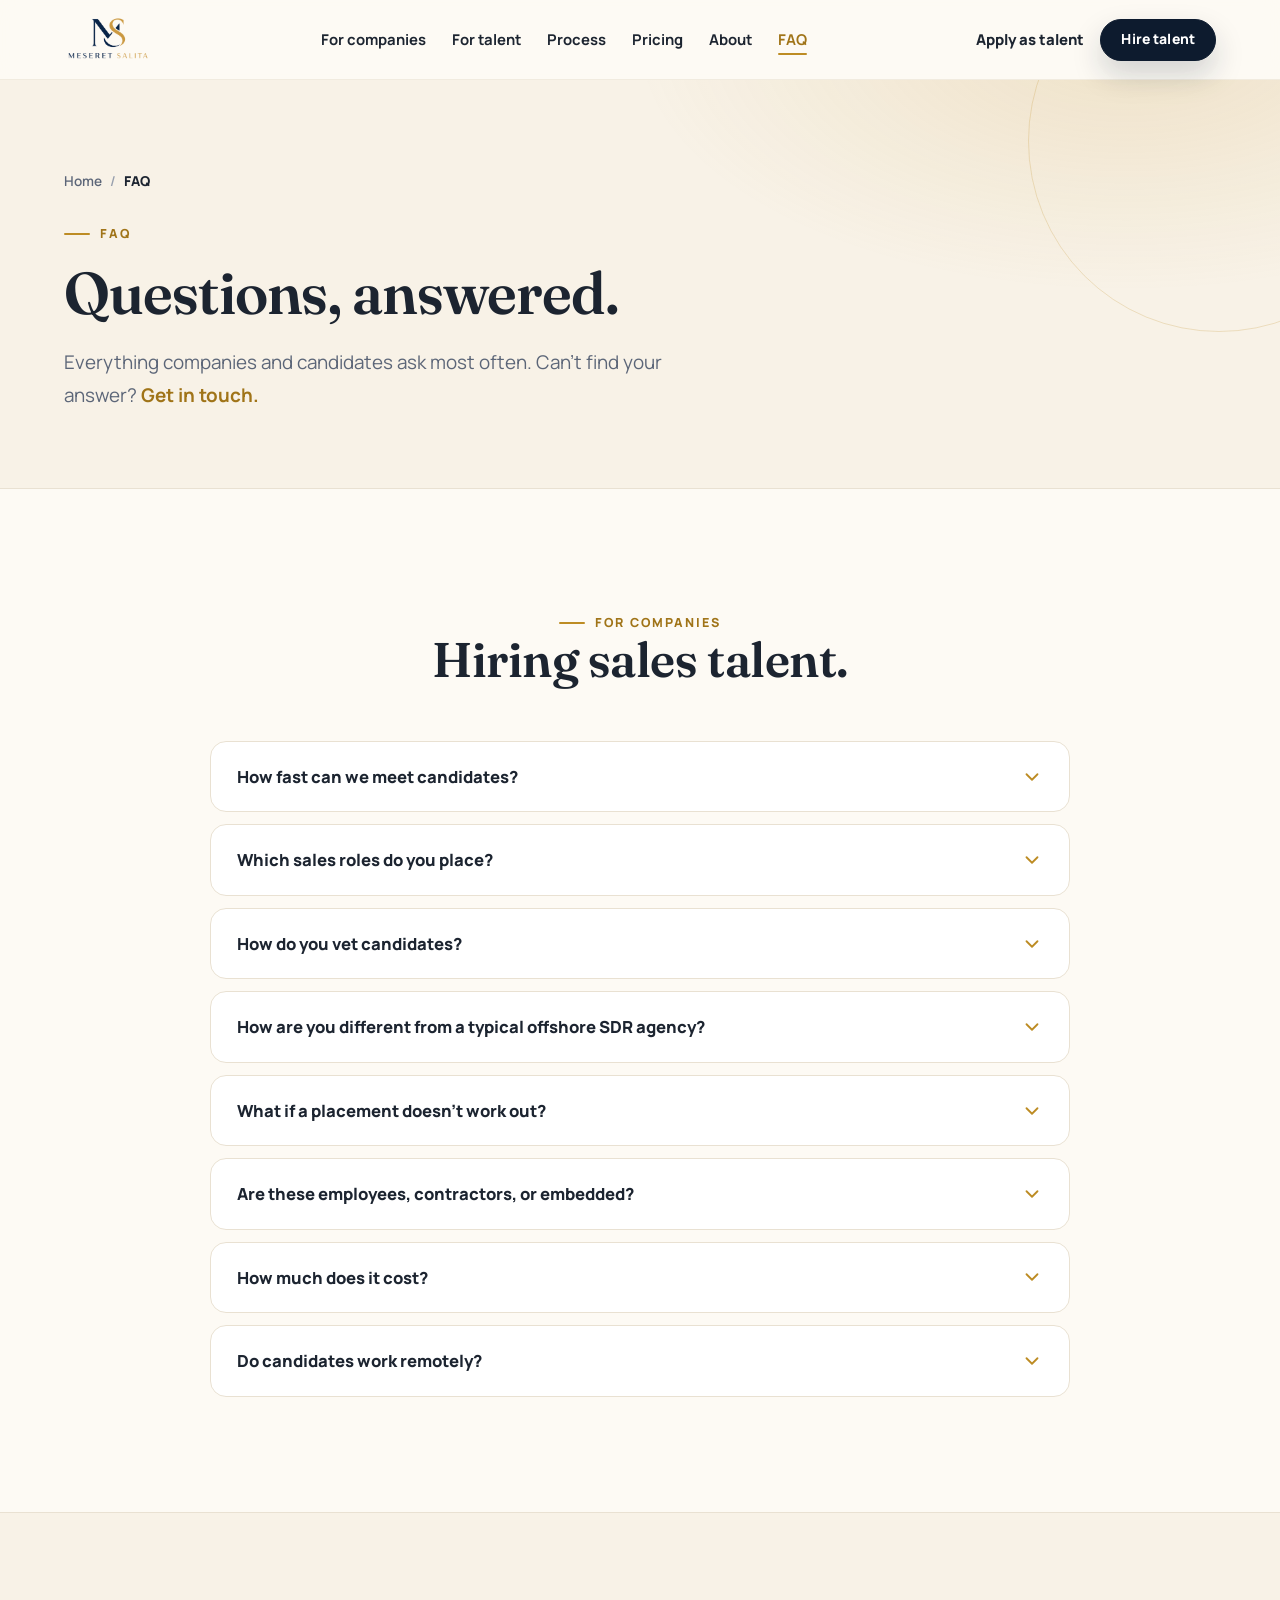
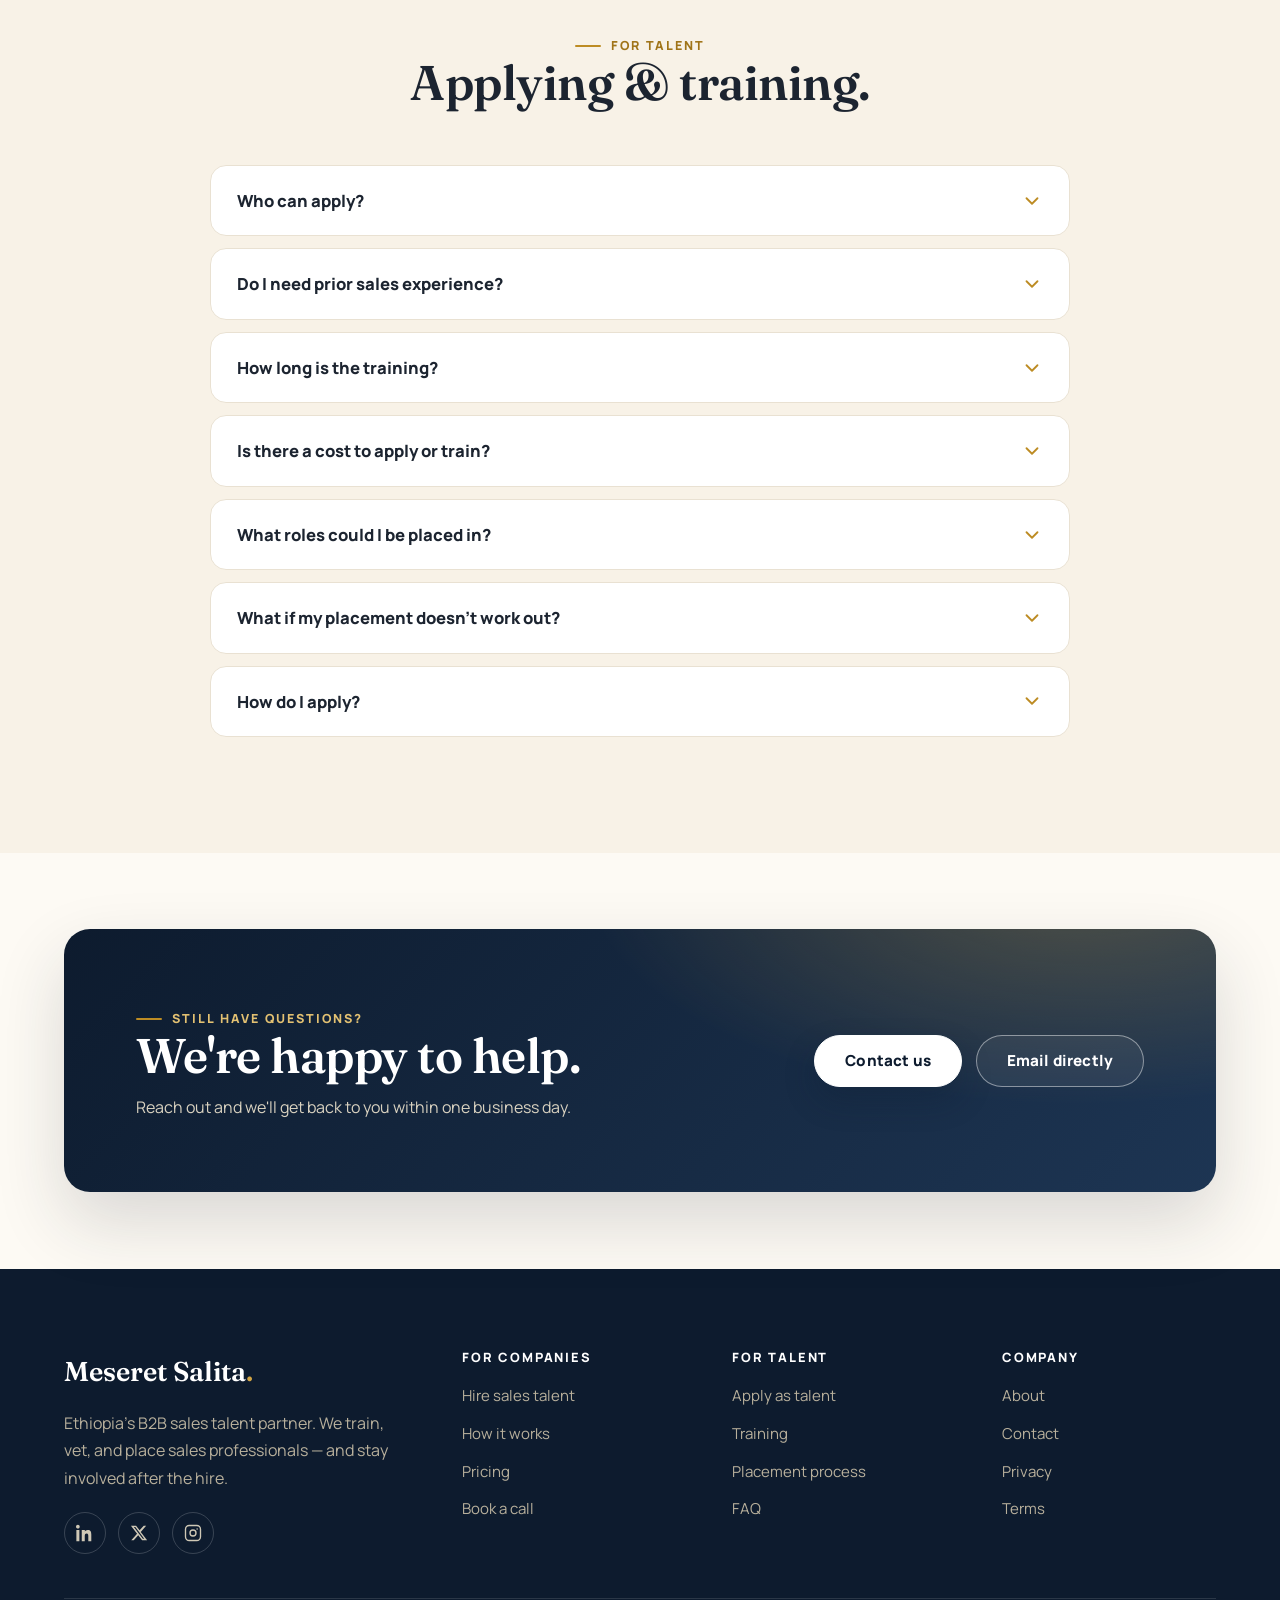
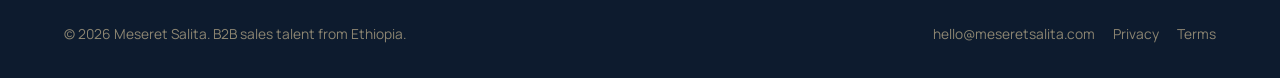
<file: faq.html>
<!doctype html>
<html lang="en">
  <head>
    <meta charset="utf-8">
    <meta name="viewport" content="width=device-width, initial-scale=1">
    <title>Frequently Asked Questions | Meseret Salita</title>
    <meta name="description" content="Answers to common questions about hiring B2B sales talent from Ethiopia and applying to join the Meseret Salita talent bench.">
    <link rel="canonical" href="https://meseretsalita.com/faq.html">
    <meta property="og:type" content="website">
    <meta property="og:site_name" content="Meseret Salita">
    <meta property="og:title" content="Frequently Asked Questions">
    <meta property="og:description" content="Answers to common questions for companies hiring and talent applying.">
    <meta property="og:url" content="https://meseretsalita.com/faq.html">
    <meta property="og:image" content="https://meseretsalita.com/assets/meseret-salita-hero.png">
    <meta name="twitter:card" content="summary_large_image">
    <meta name="theme-color" content="#fdfaf4">
    <link rel="icon" href="assets/favicon.svg" type="image/svg+xml">
    <link rel="manifest" href="site.webmanifest">
    <link rel="preconnect" href="https://fonts.googleapis.com">
    <link rel="preconnect" href="https://fonts.gstatic.com" crossorigin>
    <link href="https://fonts.googleapis.com/css2?family=Manrope:wght@400;500;600;700;800&family=Fraunces:ital,opsz,wght@0,9..144,500;0,9..144,600;0,9..144,700;1,9..144,600&display=swap" rel="stylesheet">
    <link rel="stylesheet" href="styles.css?v=4">
    <script src="script.js?v=4" defer></script>

    <script type="application/ld+json">
    {
      "@context": "https://schema.org",
      "@type": "FAQPage",
      "mainEntity": [
        { "@type": "Question", "name": "How fast can we meet candidates?", "acceptedAnswer": { "@type": "Answer", "text": "For common roles, we typically share a shortlist within about two weeks of your brief. More senior or specialised roles can take longer." } },
        { "@type": "Question", "name": "Which sales roles do you place?", "acceptedAnswer": { "@type": "Answer", "text": "SDRs, BDRs, Account Executives, Sales Operations, and Customer Growth roles. If you need a role we don't list, tell us and we'll tailor the search." } },
        { "@type": "Question", "name": "How do you vet candidates?", "acceptedAnswer": { "@type": "Answer", "text": "We assess sales fundamentals, communication quality, professionalism, and role fit before any introduction, so the people you meet are genuinely ready." } },
        { "@type": "Question", "name": "What if a placement doesn't work out?", "acceptedAnswer": { "@type": "Answer", "text": "Replacement flexibility is built into how we work. If the fit is wrong, we help you transition to another vetted candidate." } },
        { "@type": "Question", "name": "Do I need prior sales experience to apply as talent?", "acceptedAnswer": { "@type": "Answer", "text": "No. We look for drive, strong communication, and coachability. Our training builds the B2B fundamentals companies expect." } },
        { "@type": "Question", "name": "Where are candidates based?", "acceptedAnswer": { "@type": "Answer", "text": "Our talent is based in Ethiopia, with working hours that overlap comfortably with EMEA and much of the US workday." } }
      ]
    }
    </script>
  </head>
  <body>
    <a class="skip-link" href="#main">Skip to content</a>

    <header class="site-header">
      <a class="brand" href="index.html" aria-label="Meseret Salita home">
        <img src="assets/meseret-salita-logo.png" alt="Meseret Salita" width="178" height="50">
      </a>
      <nav class="nav" aria-label="Primary navigation">
        <ul class="nav-links">
          <li><a href="companies.html">For companies</a></li>
          <li><a href="talent.html">For talent</a></li>
          <li><a href="process.html">Process</a></li>
          <li><a href="pricing.html">Pricing</a></li>
          <li><a href="about.html">About</a></li>
          <li><a href="faq.html" aria-current="page">FAQ</a></li>
        </ul>
      </nav>
      <div class="nav-cta">
        <a class="ghost-link" href="talent.html">Apply as talent</a>
        <a class="button button-small" href="contact.html">Hire talent</a>
        <button class="nav-toggle" aria-label="Open menu" aria-controls="mobile-menu" aria-expanded="false"><span></span></button>
      </div>
    </header>
    <div class="mobile-menu" id="mobile-menu">
      <a href="companies.html">For companies</a>
      <a href="talent.html">For talent</a>
      <a href="process.html">Process</a>
      <a href="pricing.html">Pricing</a>
      <a href="about.html">About</a>
      <a href="faq.html" aria-current="page">FAQ</a>
      <a href="contact.html">Contact</a>
      <a class="button" href="contact.html">Hire talent</a>
    </div>

    <main id="main">
      <section class="page-hero">
        <div class="container">
          <nav class="breadcrumb" aria-label="Breadcrumb">
            <a href="index.html">Home</a><span class="sep">/</span><span aria-current="page">FAQ</span>
          </nav>
          <p class="eyebrow">FAQ</p>
          <h1>Questions, answered.</h1>
          <p class="lead">Everything companies and candidates ask most often. Can't find your answer? <a href="contact.html" style="color:var(--gold-700);font-weight:700;">Get in touch.</a></p>
        </div>
      </section>

      <!-- COMPANIES FAQ -->
      <section class="section">
        <div class="container">
          <div class="section-heading reveal" style="margin-inline:auto;text-align:center;">
            <p class="eyebrow">For companies</p>
            <h2>Hiring sales talent.</h2>
          </div>
          <div class="faq-list reveal d1">
            <details class="faq-item"><summary>How fast can we meet candidates?<svg class="chev" viewBox="0 0 24 24" fill="none" stroke="currentColor" stroke-width="2" stroke-linecap="round" stroke-linejoin="round" aria-hidden="true"><polyline points="6 9 12 15 18 9"/></svg></summary><div class="answer"><p>For common roles, we typically share a shortlist within about two weeks of your brief. More senior or specialised roles can take longer.</p></div></details>
            <details class="faq-item"><summary>Which sales roles do you place?<svg class="chev" viewBox="0 0 24 24" fill="none" stroke="currentColor" stroke-width="2" stroke-linecap="round" stroke-linejoin="round" aria-hidden="true"><polyline points="6 9 12 15 18 9"/></svg></summary><div class="answer"><p>SDRs, BDRs, Account Executives, Sales Operations, and Customer Growth roles. If you need a role we don't list, tell us and we'll tailor the search. <a href="companies.html" style="color:var(--gold-700);font-weight:700;">See the catalog →</a></p></div></details>
            <details class="faq-item"><summary>How do you vet candidates?<svg class="chev" viewBox="0 0 24 24" fill="none" stroke="currentColor" stroke-width="2" stroke-linecap="round" stroke-linejoin="round" aria-hidden="true"><polyline points="6 9 12 15 18 9"/></svg></summary><div class="answer"><p>We assess sales fundamentals, communication quality, professionalism, and role fit before any introduction — so the people you meet are genuinely ready, not just available. <a href="process.html" style="color:var(--gold-700);font-weight:700;">See the process →</a></p></div></details>
            <details class="faq-item"><summary>How are you different from a typical offshore SDR agency?<svg class="chev" viewBox="0 0 24 24" fill="none" stroke="currentColor" stroke-width="2" stroke-linecap="round" stroke-linejoin="round" aria-hidden="true"><polyline points="6 9 12 15 18 9"/></svg></summary><div class="answer"><p>We're not a call centre renting out seats. We train and vet each person to a real B2B bar before you meet them, introduce a small shortlist you choose from, and stay involved after the hire — with replacement flexibility if the fit isn't right. You get an accountable partner, not a black box.</p></div></details>
            <details class="faq-item"><summary>What if a placement doesn't work out?<svg class="chev" viewBox="0 0 24 24" fill="none" stroke="currentColor" stroke-width="2" stroke-linecap="round" stroke-linejoin="round" aria-hidden="true"><polyline points="6 9 12 15 18 9"/></svg></summary><div class="answer"><p>Replacement flexibility is built into how we work. As a guide, if a hire isn't working out within the first <strong>[30 days]</strong>, we introduce another vetted candidate at no additional placement fee. <!-- TODO: confirm guarantee window/terms --></p></div></details>
            <details class="faq-item"><summary>Are these employees, contractors, or embedded?<svg class="chev" viewBox="0 0 24 24" fill="none" stroke="currentColor" stroke-width="2" stroke-linecap="round" stroke-linejoin="round" aria-hidden="true"><polyline points="6 9 12 15 18 9"/></svg></summary><div class="answer"><p>Both options exist. With a <strong>Placement</strong>, the professional joins your company directly. With the <strong>Embedded</strong> model, they work as part of your team while we manage the day-to-day engagement. We'll help you choose the structure that fits your setup and any cross-border considerations. <a href="pricing.html" style="color:var(--gold-700);font-weight:700;">See pricing →</a></p></div></details>
            <details class="faq-item"><summary>How much does it cost?<svg class="chev" viewBox="0 0 24 24" fill="none" stroke="currentColor" stroke-width="2" stroke-linecap="round" stroke-linejoin="round" aria-hidden="true"><polyline points="6 9 12 15 18 9"/></svg></summary><div class="answer"><p>Pricing depends on the engagement model — placement, embedded, or build-a-bench. <a href="pricing.html" style="color:var(--gold-700);font-weight:700;">See pricing →</a></p></div></details>
            <details class="faq-item"><summary>Do candidates work remotely?<svg class="chev" viewBox="0 0 24 24" fill="none" stroke="currentColor" stroke-width="2" stroke-linecap="round" stroke-linejoin="round" aria-hidden="true"><polyline points="6 9 12 15 18 9"/></svg></summary><div class="answer"><p>Our talent is based in Ethiopia, with working hours that overlap comfortably with EMEA and much of the US workday. <!-- TODO: confirm on-site/remote options --></p></div></details>
          </div>
        </div>
      </section>

      <!-- TALENT FAQ -->
      <section class="section bg-soft border-top">
        <div class="container">
          <div class="section-heading reveal" style="margin-inline:auto;text-align:center;">
            <p class="eyebrow">For talent</p>
            <h2>Applying &amp; training.</h2>
          </div>
          <div class="faq-list reveal d1">
            <details class="faq-item"><summary>Who can apply?<svg class="chev" viewBox="0 0 24 24" fill="none" stroke="currentColor" stroke-width="2" stroke-linecap="round" stroke-linejoin="round" aria-hidden="true"><polyline points="6 9 12 15 18 9"/></svg></summary><div class="answer"><p>Ambitious people who communicate clearly, are coachable, and want a real career in sales. <a href="talent.html" style="color:var(--gold-700);font-weight:700;">See what we look for →</a></p></div></details>
            <details class="faq-item"><summary>Do I need prior sales experience?<svg class="chev" viewBox="0 0 24 24" fill="none" stroke="currentColor" stroke-width="2" stroke-linecap="round" stroke-linejoin="round" aria-hidden="true"><polyline points="6 9 12 15 18 9"/></svg></summary><div class="answer"><p>No. We look for drive, strong communication, and coachability. Our training builds the B2B fundamentals companies expect.</p></div></details>
            <details class="faq-item"><summary>How long is the training?<svg class="chev" viewBox="0 0 24 24" fill="none" stroke="currentColor" stroke-width="2" stroke-linecap="round" stroke-linejoin="round" aria-hidden="true"><polyline points="6 9 12 15 18 9"/></svg></summary><div class="answer"><p>We'll share the current program length and format when you apply. <!-- TODO: confirm training duration & format --></p></div></details>
            <details class="faq-item"><summary>Is there a cost to apply or train?<svg class="chev" viewBox="0 0 24 24" fill="none" stroke="currentColor" stroke-width="2" stroke-linecap="round" stroke-linejoin="round" aria-hidden="true"><polyline points="6 9 12 15 18 9"/></svg></summary><div class="answer"><p>Applying is free, and we're transparent about any program details before you commit. <!-- TODO: confirm any costs/terms for talent --></p></div></details>
            <details class="faq-item"><summary>What roles could I be placed in?<svg class="chev" viewBox="0 0 24 24" fill="none" stroke="currentColor" stroke-width="2" stroke-linecap="round" stroke-linejoin="round" aria-hidden="true"><polyline points="6 9 12 15 18 9"/></svg></summary><div class="answer"><p>SDR, BDR, Account Executive, Sales Operations, and Customer Growth roles, depending on your strengths and the opportunities available.</p></div></details>
            <details class="faq-item"><summary>What if my placement doesn't work out?<svg class="chev" viewBox="0 0 24 24" fill="none" stroke="currentColor" stroke-width="2" stroke-linecap="round" stroke-linejoin="round" aria-hidden="true"><polyline points="6 9 12 15 18 9"/></svg></summary><div class="answer"><p>We help you pursue another opportunity rather than starting from zero — and we stay in your corner.</p></div></details>
            <details class="faq-item"><summary>How do I apply?<svg class="chev" viewBox="0 0 24 24" fill="none" stroke="currentColor" stroke-width="2" stroke-linecap="round" stroke-linejoin="round" aria-hidden="true"><polyline points="6 9 12 15 18 9"/></svg></summary><div class="answer"><p>Use our <a href="contact.html?intent=talent" style="color:var(--gold-700);font-weight:700;">contact form</a> and select "Apply as talent," or email <a href="mailto:hello@meseretsalita.com" style="color:var(--gold-700);font-weight:700;">hello@meseretsalita.com</a>.</p></div></details>
          </div>
        </div>
      </section>

      <!-- CTA -->
      <section class="cta-band section tight">
        <div class="cta reveal">
          <div class="cta-text">
            <p class="eyebrow">Still have questions?</p>
            <h2>We're happy to help.</h2>
            <p>Reach out and we'll get back to you within one business day.</p>
          </div>
          <div class="cta-actions">
            <a class="button button-light" href="contact.html">Contact us</a>
            <a class="button button-ghost" href="mailto:hello@meseretsalita.com">Email directly</a>
          </div>
        </div>
      </section>
    </main>

    <footer class="site-footer">
      <div class="footer-top">
        <div class="footer-brand">
          <span class="footer-wordmark">Meseret Salita<span class="dot">.</span></span>
          <p>Ethiopia's B2B sales talent partner. We train, vet, and place sales professionals — and stay involved after the hire.</p>
          <div class="footer-social">
            <a href="#" aria-label="LinkedIn"><svg viewBox="0 0 24 24" fill="currentColor" aria-hidden="true"><path d="M4.98 3.5C4.98 4.88 3.87 6 2.5 6S0 4.88 0 3.5 1.12 1 2.5 1 4.98 2.12 4.98 3.5zM.5 8h4V23h-4V8zm7.5 0h3.8v2.05h.05c.53-1 1.83-2.05 3.77-2.05 4.03 0 4.78 2.65 4.78 6.1V23h-4v-6.6c0-1.57-.03-3.6-2.2-3.6-2.2 0-2.53 1.72-2.53 3.49V23h-4V8z"/></svg></a>
            <a href="#" aria-label="X (Twitter)"><svg viewBox="0 0 24 24" fill="currentColor" aria-hidden="true"><path d="M18.244 2.25h3.308l-7.227 8.26 8.502 11.24h-6.66l-5.214-6.817L4.99 21.75H1.68l7.73-8.835L1.254 2.25H8.08l4.713 6.231zm-1.161 17.52h1.833L7.084 4.126H5.117z"/></svg></a>
            <a href="#" aria-label="Instagram"><svg viewBox="0 0 24 24" fill="none" stroke="currentColor" stroke-width="1.8" aria-hidden="true"><rect x="2" y="2" width="20" height="20" rx="5"/><circle cx="12" cy="12" r="4"/><circle cx="17.5" cy="6.5" r="1" fill="currentColor" stroke="none"/></svg></a>
          </div>
        </div>
        <div class="footer-col">
          <h3>For companies</h3>
          <ul>
            <li><a href="companies.html">Hire sales talent</a></li>
            <li><a href="process.html">How it works</a></li>
            <li><a href="pricing.html">Pricing</a></li>
            <li><a href="contact.html">Book a call</a></li>
          </ul>
        </div>
        <div class="footer-col">
          <h3>For talent</h3>
          <ul>
            <li><a href="talent.html">Apply as talent</a></li>
            <li><a href="talent.html#training">Training</a></li>
            <li><a href="process.html">Placement process</a></li>
            <li><a href="faq.html">FAQ</a></li>
          </ul>
        </div>
        <div class="footer-col">
          <h3>Company</h3>
          <ul>
            <li><a href="about.html">About</a></li>
            <li><a href="contact.html">Contact</a></li>
            <li><a href="privacy.html">Privacy</a></li>
            <li><a href="terms.html">Terms</a></li>
          </ul>
        </div>
      </div>
      <div class="footer-bottom">
        <span>&copy; <span data-year>2026</span> Meseret Salita. B2B sales talent from Ethiopia.</span>
        <div class="legal">
          <a href="mailto:hello@meseretsalita.com">hello@meseretsalita.com</a>
          <a href="privacy.html">Privacy</a>
          <a href="terms.html">Terms</a>
        </div>
      </div>
    </footer>
  </body>
</html>
</file>
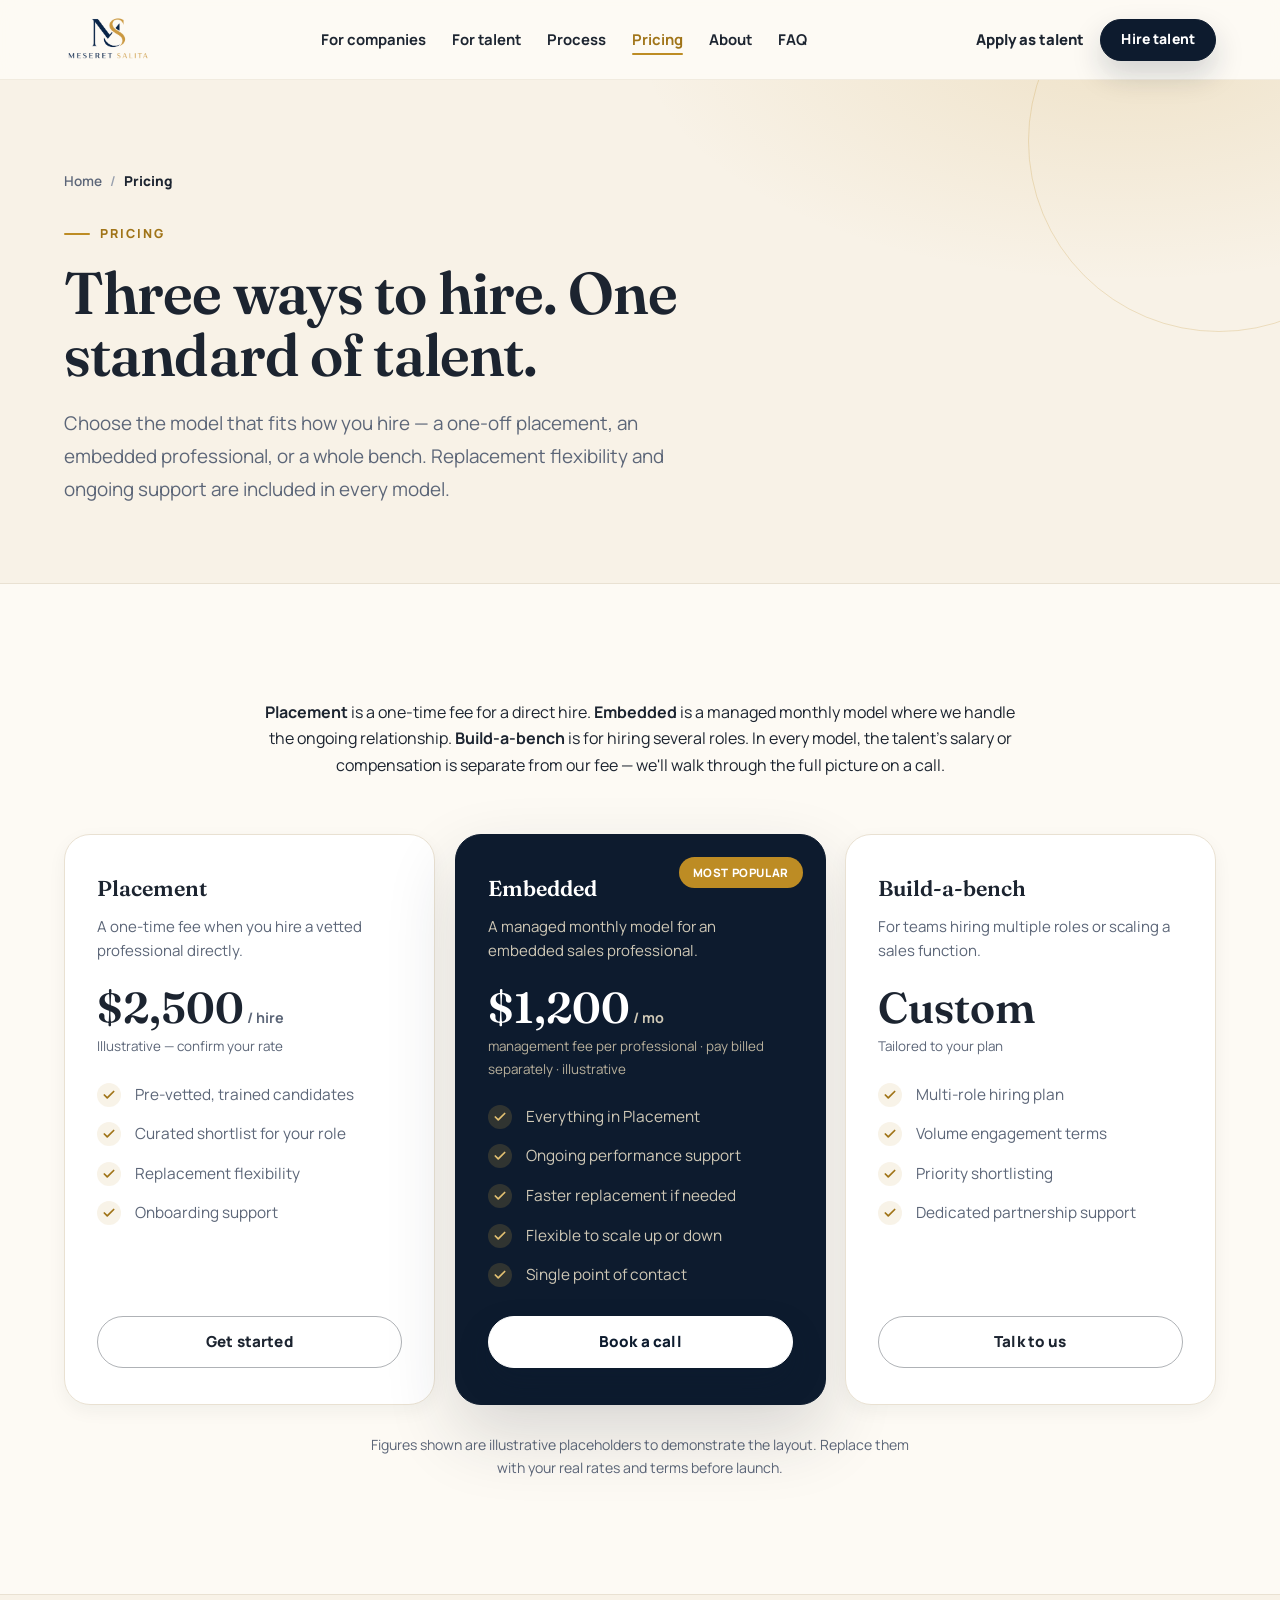
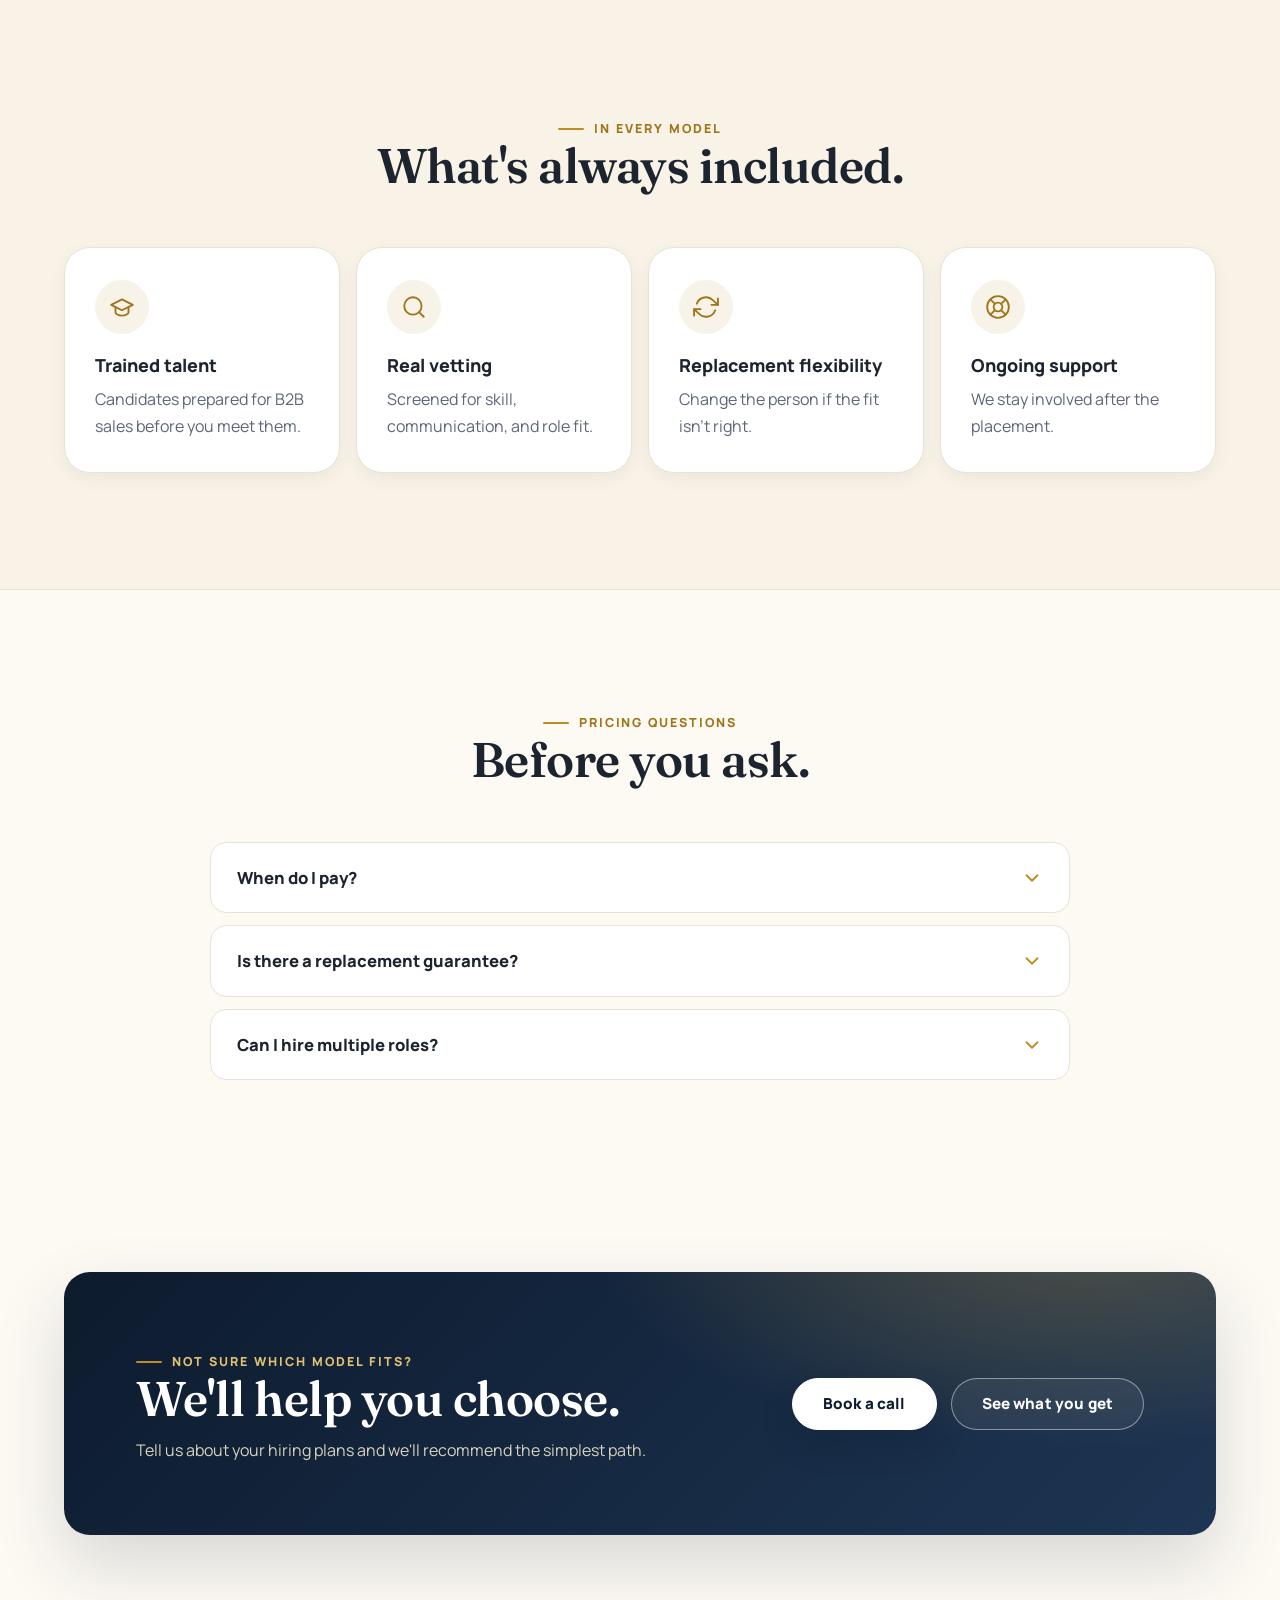
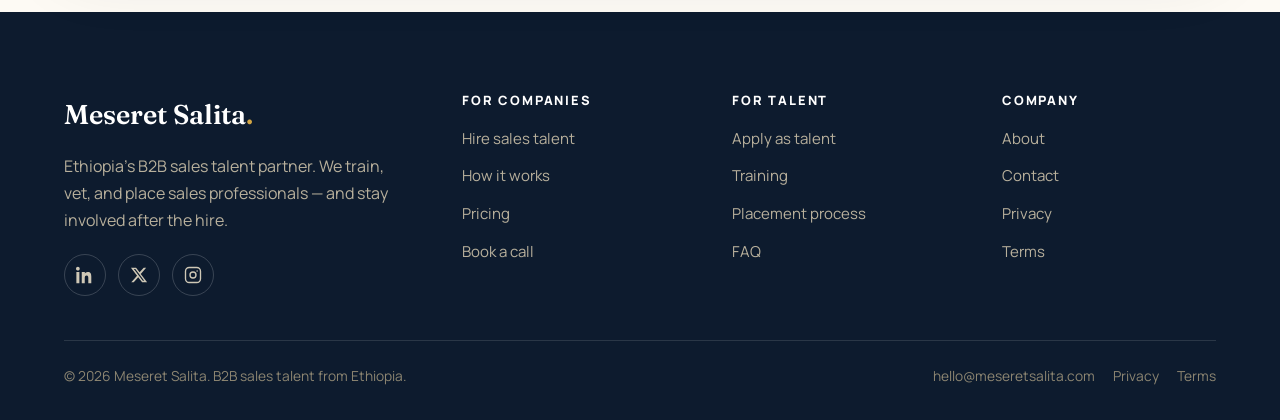
<file: pricing.html>
<!doctype html>
<html lang="en">
  <head>
    <meta charset="utf-8">
    <meta name="viewport" content="width=device-width, initial-scale=1">
    <title>Pricing &amp; Engagement Models | Meseret Salita</title>
    <meta name="description" content="Simple engagement models for hiring B2B sales talent from Ethiopia — placement, embedded, or build-a-bench. Replacement flexibility and ongoing support included.">
    <link rel="canonical" href="https://meseretsalita.com/pricing.html">
    <meta property="og:type" content="website">
    <meta property="og:site_name" content="Meseret Salita">
    <meta property="og:title" content="Pricing &amp; Engagement Models">
    <meta property="og:description" content="Simple engagement models for hiring B2B sales talent — with replacement flexibility and ongoing support.">
    <meta property="og:url" content="https://meseretsalita.com/pricing.html">
    <meta property="og:image" content="https://meseretsalita.com/assets/meseret-salita-hero.png">
    <meta name="twitter:card" content="summary_large_image">
    <meta name="theme-color" content="#fdfaf4">
    <link rel="icon" href="assets/favicon.svg" type="image/svg+xml">
    <link rel="manifest" href="site.webmanifest">
    <link rel="preconnect" href="https://fonts.googleapis.com">
    <link rel="preconnect" href="https://fonts.gstatic.com" crossorigin>
    <link href="https://fonts.googleapis.com/css2?family=Manrope:wght@400;500;600;700;800&family=Fraunces:ital,opsz,wght@0,9..144,500;0,9..144,600;0,9..144,700;1,9..144,600&display=swap" rel="stylesheet">
    <link rel="stylesheet" href="styles.css?v=4">
    <script src="script.js?v=4" defer></script>
  </head>
  <body>
    <a class="skip-link" href="#main">Skip to content</a>

    <header class="site-header">
      <a class="brand" href="index.html" aria-label="Meseret Salita home">
        <img src="assets/meseret-salita-logo.png" alt="Meseret Salita" width="178" height="50">
      </a>
      <nav class="nav" aria-label="Primary navigation">
        <ul class="nav-links">
          <li><a href="companies.html">For companies</a></li>
          <li><a href="talent.html">For talent</a></li>
          <li><a href="process.html">Process</a></li>
          <li><a href="pricing.html" aria-current="page">Pricing</a></li>
          <li><a href="about.html">About</a></li>
          <li><a href="faq.html">FAQ</a></li>
        </ul>
      </nav>
      <div class="nav-cta">
        <a class="ghost-link" href="talent.html">Apply as talent</a>
        <a class="button button-small" href="contact.html">Hire talent</a>
        <button class="nav-toggle" aria-label="Open menu" aria-controls="mobile-menu" aria-expanded="false"><span></span></button>
      </div>
    </header>
    <div class="mobile-menu" id="mobile-menu">
      <a href="companies.html">For companies</a>
      <a href="talent.html">For talent</a>
      <a href="process.html">Process</a>
      <a href="pricing.html" aria-current="page">Pricing</a>
      <a href="about.html">About</a>
      <a href="faq.html">FAQ</a>
      <a href="contact.html">Contact</a>
      <a class="button" href="contact.html">Hire talent</a>
    </div>

    <main id="main">
      <section class="page-hero">
        <div class="container">
          <nav class="breadcrumb" aria-label="Breadcrumb">
            <a href="index.html">Home</a><span class="sep">/</span><span aria-current="page">Pricing</span>
          </nav>
          <p class="eyebrow">Pricing</p>
          <h1>Three ways to hire. One standard of talent.</h1>
          <p class="lead">Choose the model that fits how you hire — a one-off placement, an embedded professional, or a whole bench. Replacement flexibility and ongoing support are included in every model.</p>
        </div>
      </section>

      <!-- PRICING -->
      <section class="section">
        <div class="container">
          <div class="section-heading center reveal" style="max-width:760px;">
            <p><strong>Placement</strong> is a one-time fee for a direct hire. <strong>Embedded</strong> is a managed monthly model where we handle the ongoing relationship. <strong>Build-a-bench</strong> is for hiring several roles. In every model, the talent's salary or compensation is separate from our fee — we'll walk through the full picture on a call.</p>
          </div>
          <!-- TODO: all prices below are ILLUSTRATIVE placeholders — confirm your real rates & terms (CONTENT-TODO.md) -->
          <div class="pricing-grid">
            <article class="price-card reveal">
              <p class="plan-name">Placement</p>
              <p class="plan-desc">A one-time fee when you hire a vetted professional directly.</p>
              <div class="price">$2,500<small> / hire</small></div>
              <p class="price-note">Illustrative — confirm your rate</p>
              <ul class="checklist">
                <li><span>Pre-vetted, trained candidates</span></li>
                <li><span>Curated shortlist for your role</span></li>
                <li><span>Replacement flexibility</span></li>
                <li><span>Onboarding support</span></li>
              </ul>
              <a class="button button-outline" href="contact.html">Get started</a>
            </article>

            <article class="price-card featured reveal d1">
              <span class="badge">Most popular</span>
              <p class="plan-name">Embedded</p>
              <p class="plan-desc">A managed monthly model for an embedded sales professional.</p>
              <div class="price">$1,200<small> / mo</small></div>
              <p class="price-note">management fee per professional · pay billed separately · illustrative</p>
              <ul class="checklist">
                <li><span>Everything in Placement</span></li>
                <li><span>Ongoing performance support</span></li>
                <li><span>Faster replacement if needed</span></li>
                <li><span>Flexible to scale up or down</span></li>
                <li><span>Single point of contact</span></li>
              </ul>
              <a class="button button-light" href="contact.html">Book a call</a>
            </article>

            <article class="price-card reveal d2">
              <p class="plan-name">Build-a-bench</p>
              <p class="plan-desc">For teams hiring multiple roles or scaling a sales function.</p>
              <div class="price">Custom</div>
              <p class="price-note">Tailored to your plan</p>
              <ul class="checklist">
                <li><span>Multi-role hiring plan</span></li>
                <li><span>Volume engagement terms</span></li>
                <li><span>Priority shortlisting</span></li>
                <li><span>Dedicated partnership support</span></li>
              </ul>
              <a class="button button-outline" href="contact.html">Talk to us</a>
            </article>
          </div>
          <p style="text-align:center;color:var(--muted);font-size:0.88rem;margin:28px auto 0;max-width:60ch;">Figures shown are illustrative placeholders to demonstrate the layout. Replace them with your real rates and terms before launch.</p>
        </div>
      </section>

      <!-- INCLUDED -->
      <section class="section bg-soft border-top border-bottom">
        <div class="container">
          <div class="section-heading center reveal">
            <p class="eyebrow">In every model</p>
            <h2>What's always included.</h2>
          </div>
          <div class="grid-4">
            <article class="card reveal"><span class="icon-badge"><svg viewBox="0 0 24 24" fill="none" stroke="currentColor" stroke-width="1.7" stroke-linecap="round" stroke-linejoin="round" aria-hidden="true"><path d="M22 10L12 5 2 10l10 5 10-5z"/><path d="M6 12v5c0 1 2.5 3 6 3s6-2 6-3v-5"/></svg></span><h3>Trained talent</h3><p>Candidates prepared for B2B sales before you meet them.</p></article>
            <article class="card reveal d1"><span class="icon-badge"><svg viewBox="0 0 24 24" fill="none" stroke="currentColor" stroke-width="1.7" stroke-linecap="round" stroke-linejoin="round" aria-hidden="true"><circle cx="11" cy="11" r="8"/><line x1="21" y1="21" x2="16.65" y2="16.65"/></svg></span><h3>Real vetting</h3><p>Screened for skill, communication, and role fit.</p></article>
            <article class="card reveal d2"><span class="icon-badge"><svg viewBox="0 0 24 24" fill="none" stroke="currentColor" stroke-width="1.7" stroke-linecap="round" stroke-linejoin="round" aria-hidden="true"><polyline points="23 4 23 10 17 10"/><path d="M3.51 9a9 9 0 0 1 14.85-3.36L23 10"/><polyline points="1 20 1 14 7 14"/><path d="M1 14l4.64 4.36A9 9 0 0 0 20.49 15"/></svg></span><h3>Replacement flexibility</h3><p>Change the person if the fit isn't right.</p></article>
            <article class="card reveal d3"><span class="icon-badge"><svg viewBox="0 0 24 24" fill="none" stroke="currentColor" stroke-width="1.7" stroke-linecap="round" stroke-linejoin="round" aria-hidden="true"><circle cx="12" cy="12" r="10"/><circle cx="12" cy="12" r="4"/><line x1="4.93" y1="4.93" x2="9.17" y2="9.17"/><line x1="14.83" y1="14.83" x2="19.07" y2="19.07"/><line x1="14.83" y1="9.17" x2="19.07" y2="4.93"/><line x1="4.93" y1="19.07" x2="9.17" y2="14.83"/></svg></span><h3>Ongoing support</h3><p>We stay involved after the placement.</p></article>
          </div>
        </div>
      </section>

      <!-- PRICING FAQ -->
      <section class="section">
        <div class="container">
          <div class="section-heading center reveal">
            <p class="eyebrow">Pricing questions</p>
            <h2>Before you ask.</h2>
          </div>
          <div class="faq-list reveal d1">
            <details class="faq-item"><summary>When do I pay?<svg class="chev" viewBox="0 0 24 24" fill="none" stroke="currentColor" stroke-width="2" stroke-linecap="round" stroke-linejoin="round" aria-hidden="true"><polyline points="6 9 12 15 18 9"/></svg></summary><div class="answer"><p>It depends on the model. We'll walk you through terms on an intro call so there are no surprises. <!-- TODO: confirm payment terms --></p></div></details>
            <details class="faq-item"><summary>Is there a replacement guarantee?<svg class="chev" viewBox="0 0 24 24" fill="none" stroke="currentColor" stroke-width="2" stroke-linecap="round" stroke-linejoin="round" aria-hidden="true"><polyline points="6 9 12 15 18 9"/></svg></summary><div class="answer"><p>Yes — replacement flexibility is built into every model. As a guide, if a placement isn't working out within the first <strong>[30 days]</strong>, we introduce a replacement at no additional placement fee. We'll confirm the exact terms before you commit. <!-- TODO: confirm guarantee window/terms — see CONTENT-TODO.md --></p></div></details>
            <details class="faq-item"><summary>Can I hire multiple roles?<svg class="chev" viewBox="0 0 24 24" fill="none" stroke="currentColor" stroke-width="2" stroke-linecap="round" stroke-linejoin="round" aria-hidden="true"><polyline points="6 9 12 15 18 9"/></svg></summary><div class="answer"><p>Yes — the Build-a-bench model is designed for hiring several roles or scaling a sales team over time.</p></div></details>
          </div>
        </div>
      </section>

      <!-- CTA -->
      <section class="cta-band section tight">
        <div class="cta reveal">
          <div class="cta-text">
            <p class="eyebrow">Not sure which model fits?</p>
            <h2>We'll help you choose.</h2>
            <p>Tell us about your hiring plans and we'll recommend the simplest path.</p>
          </div>
          <div class="cta-actions">
            <a class="button button-light" href="contact.html">Book a call</a>
            <a class="button button-ghost" href="companies.html">See what you get</a>
          </div>
        </div>
      </section>
    </main>

    <footer class="site-footer">
      <div class="footer-top">
        <div class="footer-brand">
          <span class="footer-wordmark">Meseret Salita<span class="dot">.</span></span>
          <p>Ethiopia's B2B sales talent partner. We train, vet, and place sales professionals — and stay involved after the hire.</p>
          <div class="footer-social">
            <a href="#" aria-label="LinkedIn"><svg viewBox="0 0 24 24" fill="currentColor" aria-hidden="true"><path d="M4.98 3.5C4.98 4.88 3.87 6 2.5 6S0 4.88 0 3.5 1.12 1 2.5 1 4.98 2.12 4.98 3.5zM.5 8h4V23h-4V8zm7.5 0h3.8v2.05h.05c.53-1 1.83-2.05 3.77-2.05 4.03 0 4.78 2.65 4.78 6.1V23h-4v-6.6c0-1.57-.03-3.6-2.2-3.6-2.2 0-2.53 1.72-2.53 3.49V23h-4V8z"/></svg></a>
            <a href="#" aria-label="X (Twitter)"><svg viewBox="0 0 24 24" fill="currentColor" aria-hidden="true"><path d="M18.244 2.25h3.308l-7.227 8.26 8.502 11.24h-6.66l-5.214-6.817L4.99 21.75H1.68l7.73-8.835L1.254 2.25H8.08l4.713 6.231zm-1.161 17.52h1.833L7.084 4.126H5.117z"/></svg></a>
            <a href="#" aria-label="Instagram"><svg viewBox="0 0 24 24" fill="none" stroke="currentColor" stroke-width="1.8" aria-hidden="true"><rect x="2" y="2" width="20" height="20" rx="5"/><circle cx="12" cy="12" r="4"/><circle cx="17.5" cy="6.5" r="1" fill="currentColor" stroke="none"/></svg></a>
          </div>
        </div>
        <div class="footer-col">
          <h3>For companies</h3>
          <ul>
            <li><a href="companies.html">Hire sales talent</a></li>
            <li><a href="process.html">How it works</a></li>
            <li><a href="pricing.html">Pricing</a></li>
            <li><a href="contact.html">Book a call</a></li>
          </ul>
        </div>
        <div class="footer-col">
          <h3>For talent</h3>
          <ul>
            <li><a href="talent.html">Apply as talent</a></li>
            <li><a href="talent.html#training">Training</a></li>
            <li><a href="process.html">Placement process</a></li>
            <li><a href="faq.html">FAQ</a></li>
          </ul>
        </div>
        <div class="footer-col">
          <h3>Company</h3>
          <ul>
            <li><a href="about.html">About</a></li>
            <li><a href="contact.html">Contact</a></li>
            <li><a href="privacy.html">Privacy</a></li>
            <li><a href="terms.html">Terms</a></li>
          </ul>
        </div>
      </div>
      <div class="footer-bottom">
        <span>&copy; <span data-year>2026</span> Meseret Salita. B2B sales talent from Ethiopia.</span>
        <div class="legal">
          <a href="mailto:hello@meseretsalita.com">hello@meseretsalita.com</a>
          <a href="privacy.html">Privacy</a>
          <a href="terms.html">Terms</a>
        </div>
      </div>
    </footer>
  </body>
</html>
</file>
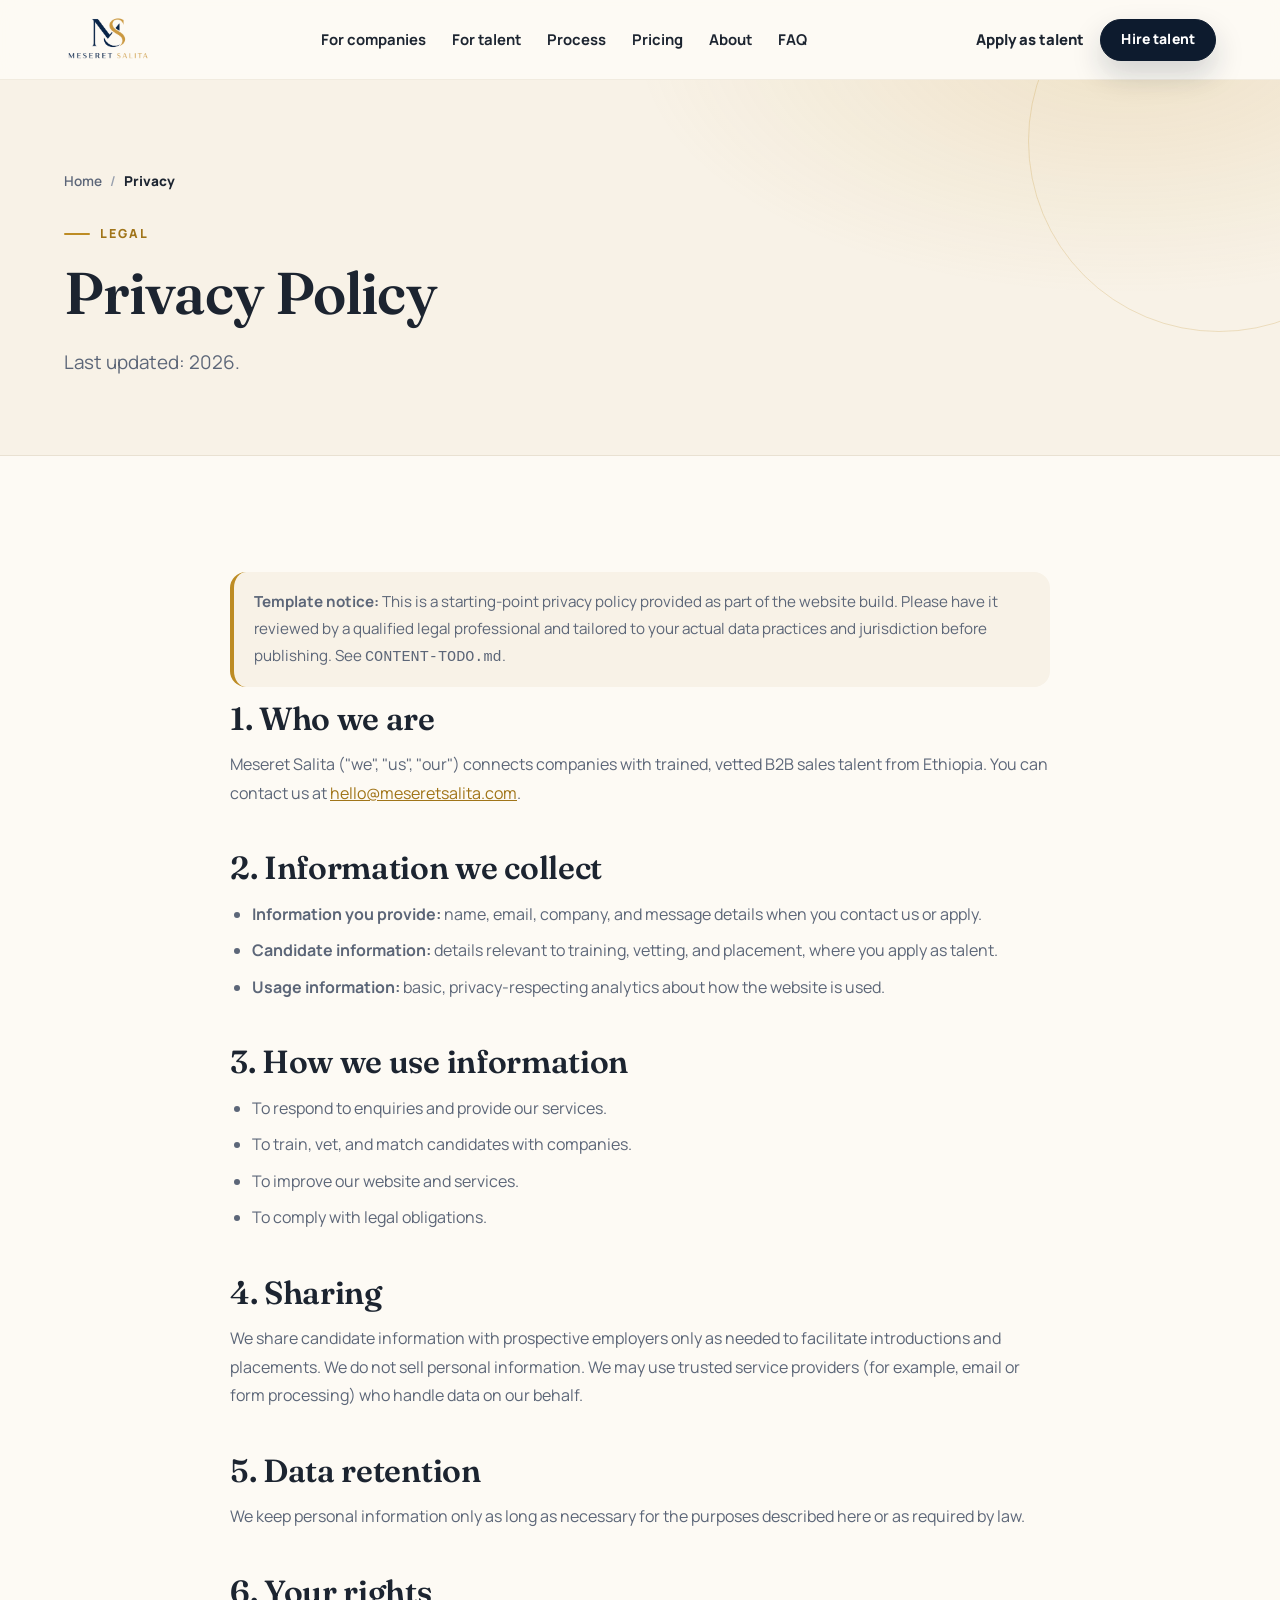
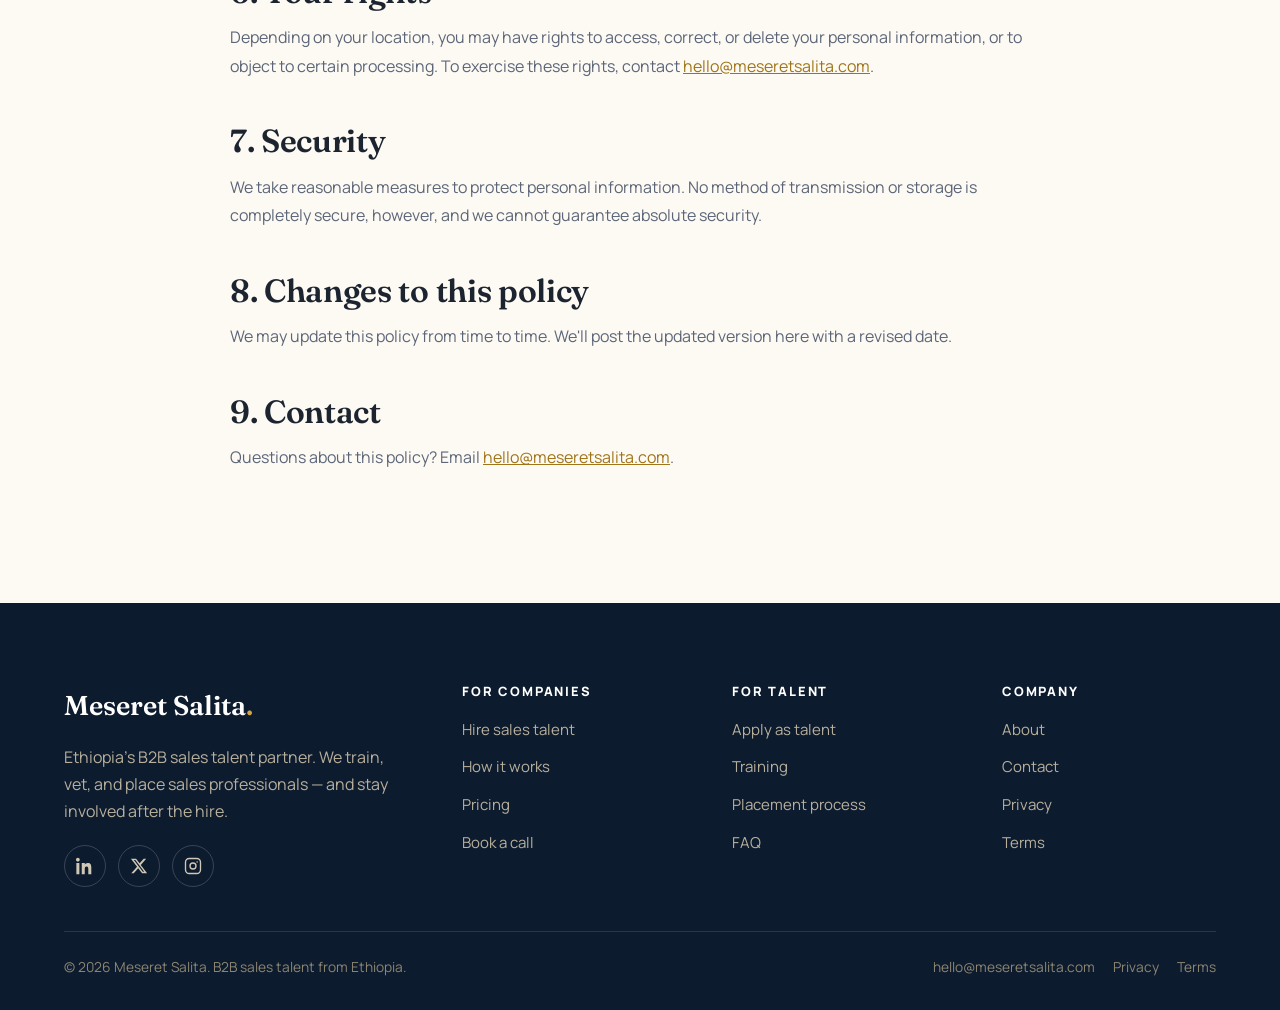
<file: privacy.html>
<!doctype html>
<html lang="en">
  <head>
    <meta charset="utf-8">
    <meta name="viewport" content="width=device-width, initial-scale=1">
    <title>Privacy Policy | Meseret Salita</title>
    <meta name="description" content="How Meseret Salita collects, uses, and protects personal information from companies and candidates.">
    <link rel="canonical" href="https://meseretsalita.com/privacy.html">
    <meta name="robots" content="index,follow">
    <meta name="theme-color" content="#fdfaf4">
    <link rel="icon" href="assets/favicon.svg" type="image/svg+xml">
    <link rel="manifest" href="site.webmanifest">
    <link rel="preconnect" href="https://fonts.googleapis.com">
    <link rel="preconnect" href="https://fonts.gstatic.com" crossorigin>
    <link href="https://fonts.googleapis.com/css2?family=Manrope:wght@400;500;600;700;800&family=Fraunces:ital,opsz,wght@0,9..144,500;0,9..144,600;0,9..144,700;1,9..144,600&display=swap" rel="stylesheet">
    <link rel="stylesheet" href="styles.css?v=4">
    <script src="script.js?v=4" defer></script>
  </head>
  <body>
    <a class="skip-link" href="#main">Skip to content</a>

    <header class="site-header">
      <a class="brand" href="index.html" aria-label="Meseret Salita home">
        <img src="assets/meseret-salita-logo.png" alt="Meseret Salita" width="178" height="50">
      </a>
      <nav class="nav" aria-label="Primary navigation">
        <ul class="nav-links">
          <li><a href="companies.html">For companies</a></li>
          <li><a href="talent.html">For talent</a></li>
          <li><a href="process.html">Process</a></li>
          <li><a href="pricing.html">Pricing</a></li>
          <li><a href="about.html">About</a></li>
          <li><a href="faq.html">FAQ</a></li>
        </ul>
      </nav>
      <div class="nav-cta">
        <a class="ghost-link" href="talent.html">Apply as talent</a>
        <a class="button button-small" href="contact.html">Hire talent</a>
        <button class="nav-toggle" aria-label="Open menu" aria-controls="mobile-menu" aria-expanded="false"><span></span></button>
      </div>
    </header>
    <div class="mobile-menu" id="mobile-menu">
      <a href="companies.html">For companies</a>
      <a href="talent.html">For talent</a>
      <a href="process.html">Process</a>
      <a href="pricing.html">Pricing</a>
      <a href="about.html">About</a>
      <a href="faq.html">FAQ</a>
      <a href="contact.html">Contact</a>
      <a class="button" href="contact.html">Hire talent</a>
    </div>

    <main id="main">
      <section class="page-hero">
        <div class="container">
          <nav class="breadcrumb" aria-label="Breadcrumb">
            <a href="index.html">Home</a><span class="sep">/</span><span aria-current="page">Privacy</span>
          </nav>
          <p class="eyebrow">Legal</p>
          <h1>Privacy Policy</h1>
          <p class="lead">Last updated: <span data-year>2026</span>. <!-- TODO: set the real effective date --></p>
        </div>
      </section>

      <section class="section">
        <div class="prose">
          <p class="note"><strong>Template notice:</strong> This is a starting-point privacy policy provided as part of the website build. Please have it reviewed by a qualified legal professional and tailored to your actual data practices and jurisdiction before publishing. See <code>CONTENT-TODO.md</code>.</p>

          <h2>1. Who we are</h2>
          <p>Meseret Salita ("we", "us", "our") connects companies with trained, vetted B2B sales talent from Ethiopia. You can contact us at <a href="mailto:hello@meseretsalita.com">hello@meseretsalita.com</a>.</p>

          <h2>2. Information we collect</h2>
          <ul>
            <li><strong>Information you provide:</strong> name, email, company, and message details when you contact us or apply.</li>
            <li><strong>Candidate information:</strong> details relevant to training, vetting, and placement, where you apply as talent.</li>
            <li><strong>Usage information:</strong> basic, privacy-respecting analytics about how the website is used. <!-- TODO: confirm if/which analytics you use --></li>
          </ul>

          <h2>3. How we use information</h2>
          <ul>
            <li>To respond to enquiries and provide our services.</li>
            <li>To train, vet, and match candidates with companies.</li>
            <li>To improve our website and services.</li>
            <li>To comply with legal obligations.</li>
          </ul>

          <h2>4. Sharing</h2>
          <p>We share candidate information with prospective employers only as needed to facilitate introductions and placements. We do not sell personal information. We may use trusted service providers (for example, email or form processing) who handle data on our behalf.</p>

          <h2>5. Data retention</h2>
          <p>We keep personal information only as long as necessary for the purposes described here or as required by law. <!-- TODO: confirm retention periods --></p>

          <h2>6. Your rights</h2>
          <p>Depending on your location, you may have rights to access, correct, or delete your personal information, or to object to certain processing. To exercise these rights, contact <a href="mailto:hello@meseretsalita.com">hello@meseretsalita.com</a>.</p>

          <h2>7. Security</h2>
          <p>We take reasonable measures to protect personal information. No method of transmission or storage is completely secure, however, and we cannot guarantee absolute security.</p>

          <h2>8. Changes to this policy</h2>
          <p>We may update this policy from time to time. We'll post the updated version here with a revised date.</p>

          <h2>9. Contact</h2>
          <p>Questions about this policy? Email <a href="mailto:hello@meseretsalita.com">hello@meseretsalita.com</a>.</p>
        </div>
      </section>
    </main>

    <footer class="site-footer">
      <div class="footer-top">
        <div class="footer-brand">
          <span class="footer-wordmark">Meseret Salita<span class="dot">.</span></span>
          <p>Ethiopia's B2B sales talent partner. We train, vet, and place sales professionals — and stay involved after the hire.</p>
          <div class="footer-social">
            <a href="#" aria-label="LinkedIn"><svg viewBox="0 0 24 24" fill="currentColor" aria-hidden="true"><path d="M4.98 3.5C4.98 4.88 3.87 6 2.5 6S0 4.88 0 3.5 1.12 1 2.5 1 4.98 2.12 4.98 3.5zM.5 8h4V23h-4V8zm7.5 0h3.8v2.05h.05c.53-1 1.83-2.05 3.77-2.05 4.03 0 4.78 2.65 4.78 6.1V23h-4v-6.6c0-1.57-.03-3.6-2.2-3.6-2.2 0-2.53 1.72-2.53 3.49V23h-4V8z"/></svg></a>
            <a href="#" aria-label="X (Twitter)"><svg viewBox="0 0 24 24" fill="currentColor" aria-hidden="true"><path d="M18.244 2.25h3.308l-7.227 8.26 8.502 11.24h-6.66l-5.214-6.817L4.99 21.75H1.68l7.73-8.835L1.254 2.25H8.08l4.713 6.231zm-1.161 17.52h1.833L7.084 4.126H5.117z"/></svg></a>
            <a href="#" aria-label="Instagram"><svg viewBox="0 0 24 24" fill="none" stroke="currentColor" stroke-width="1.8" aria-hidden="true"><rect x="2" y="2" width="20" height="20" rx="5"/><circle cx="12" cy="12" r="4"/><circle cx="17.5" cy="6.5" r="1" fill="currentColor" stroke="none"/></svg></a>
          </div>
        </div>
        <div class="footer-col">
          <h3>For companies</h3>
          <ul>
            <li><a href="companies.html">Hire sales talent</a></li>
            <li><a href="process.html">How it works</a></li>
            <li><a href="pricing.html">Pricing</a></li>
            <li><a href="contact.html">Book a call</a></li>
          </ul>
        </div>
        <div class="footer-col">
          <h3>For talent</h3>
          <ul>
            <li><a href="talent.html">Apply as talent</a></li>
            <li><a href="talent.html#training">Training</a></li>
            <li><a href="process.html">Placement process</a></li>
            <li><a href="faq.html">FAQ</a></li>
          </ul>
        </div>
        <div class="footer-col">
          <h3>Company</h3>
          <ul>
            <li><a href="about.html">About</a></li>
            <li><a href="contact.html">Contact</a></li>
            <li><a href="privacy.html">Privacy</a></li>
            <li><a href="terms.html">Terms</a></li>
          </ul>
        </div>
      </div>
      <div class="footer-bottom">
        <span>&copy; <span data-year>2026</span> Meseret Salita. B2B sales talent from Ethiopia.</span>
        <div class="legal">
          <a href="mailto:hello@meseretsalita.com">hello@meseretsalita.com</a>
          <a href="privacy.html">Privacy</a>
          <a href="terms.html">Terms</a>
        </div>
      </div>
    </footer>
  </body>
</html>
</file>
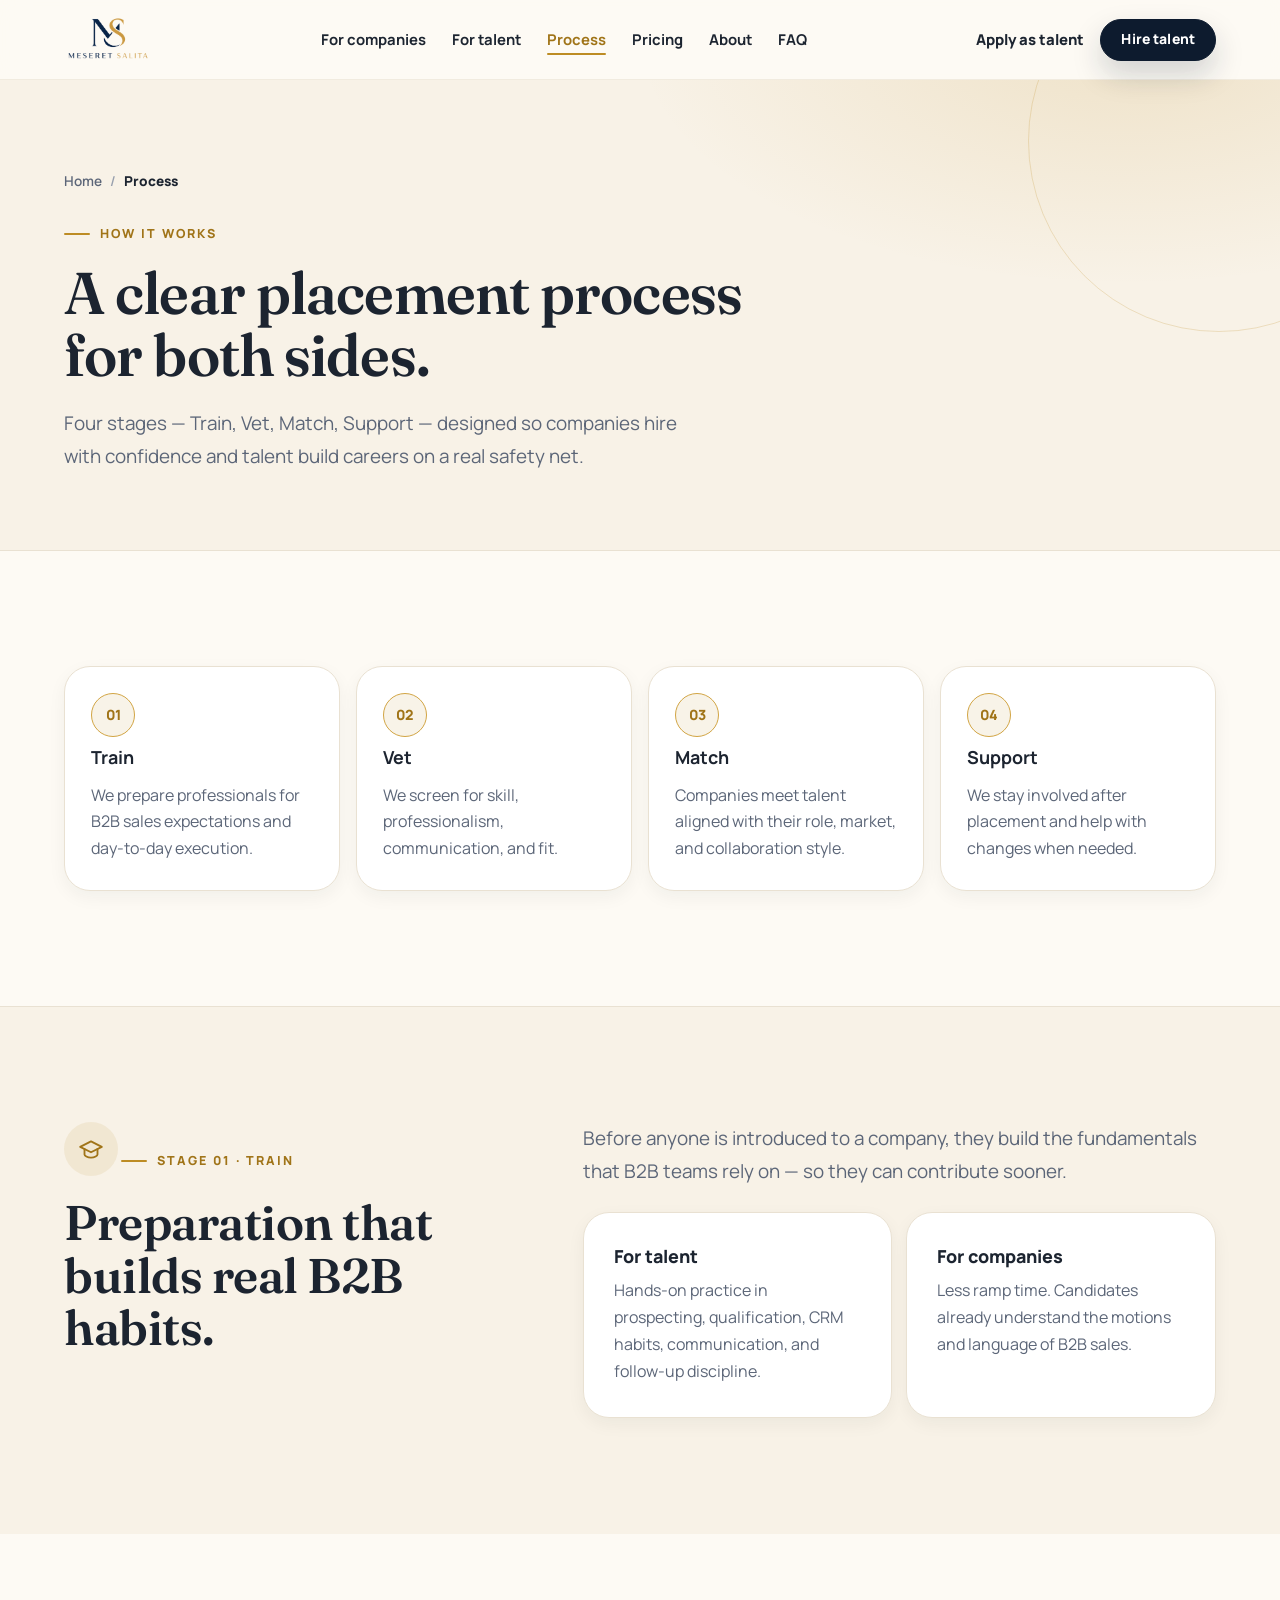
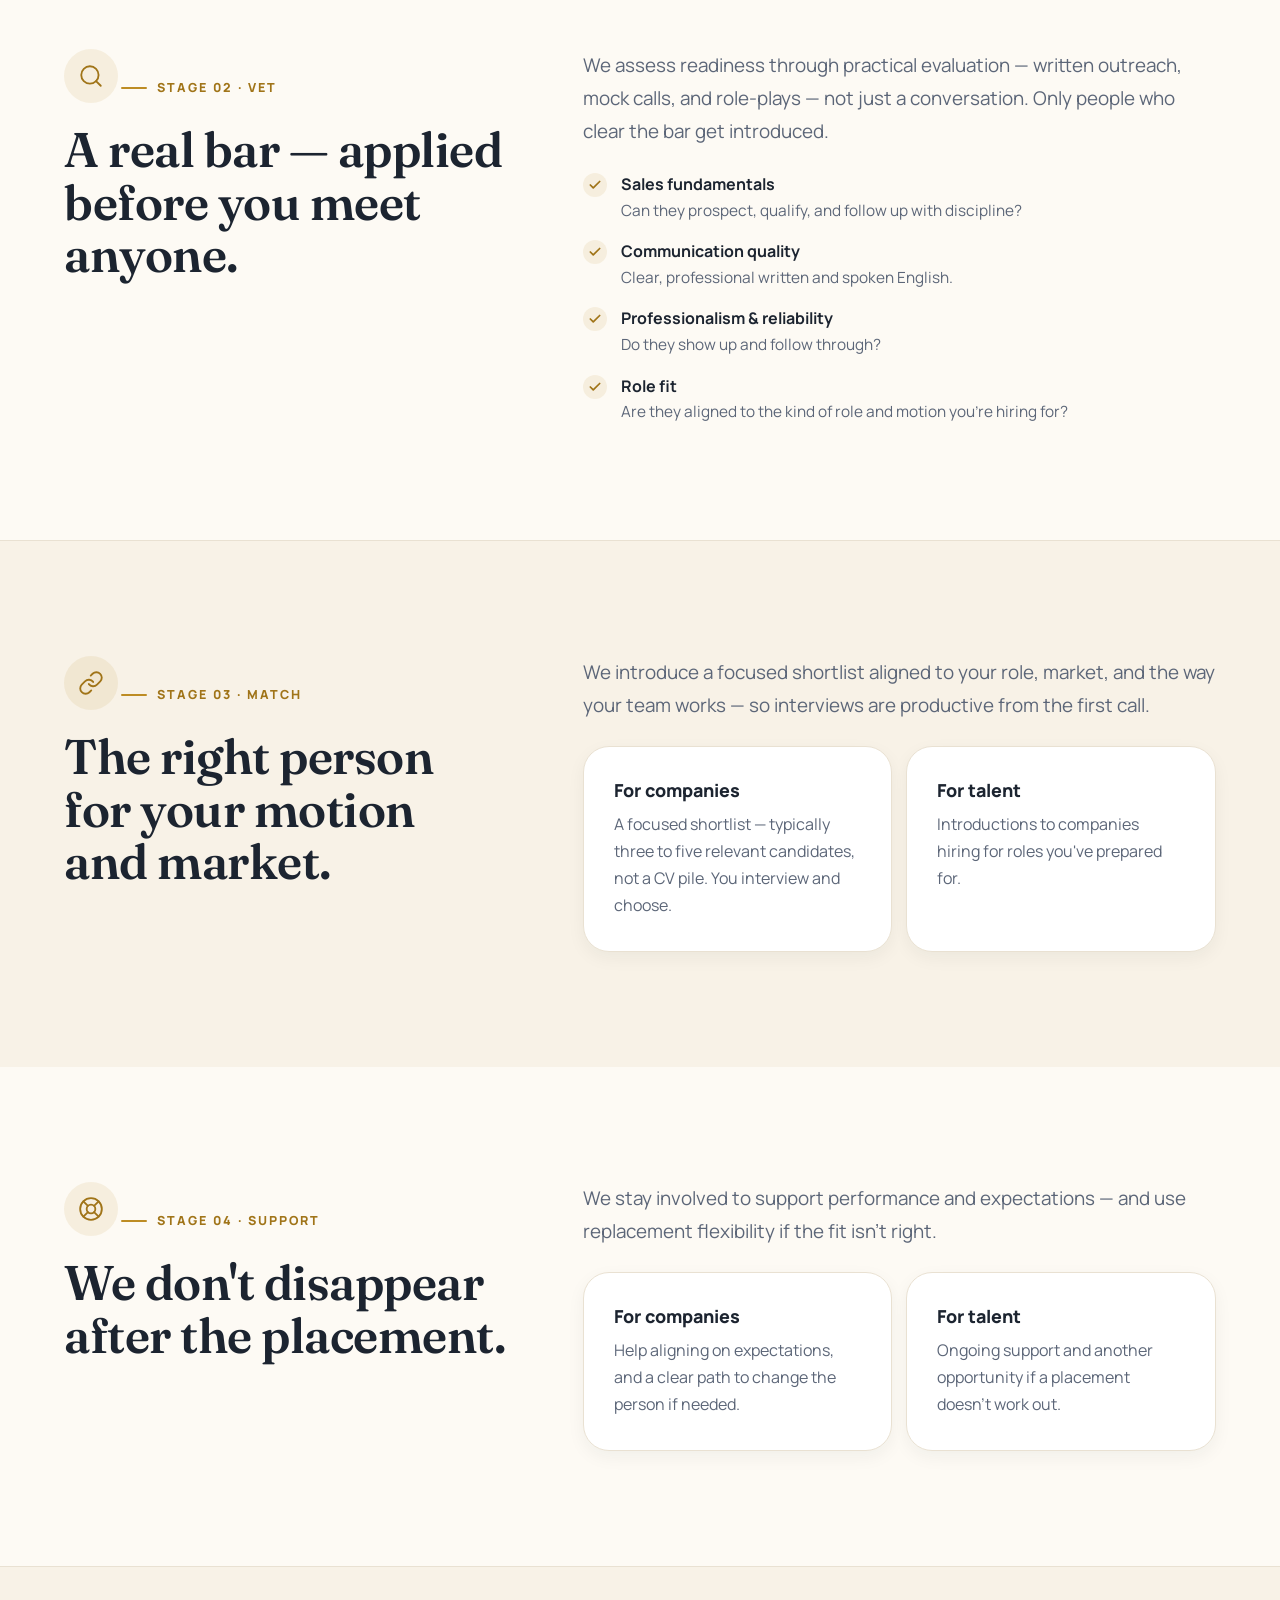
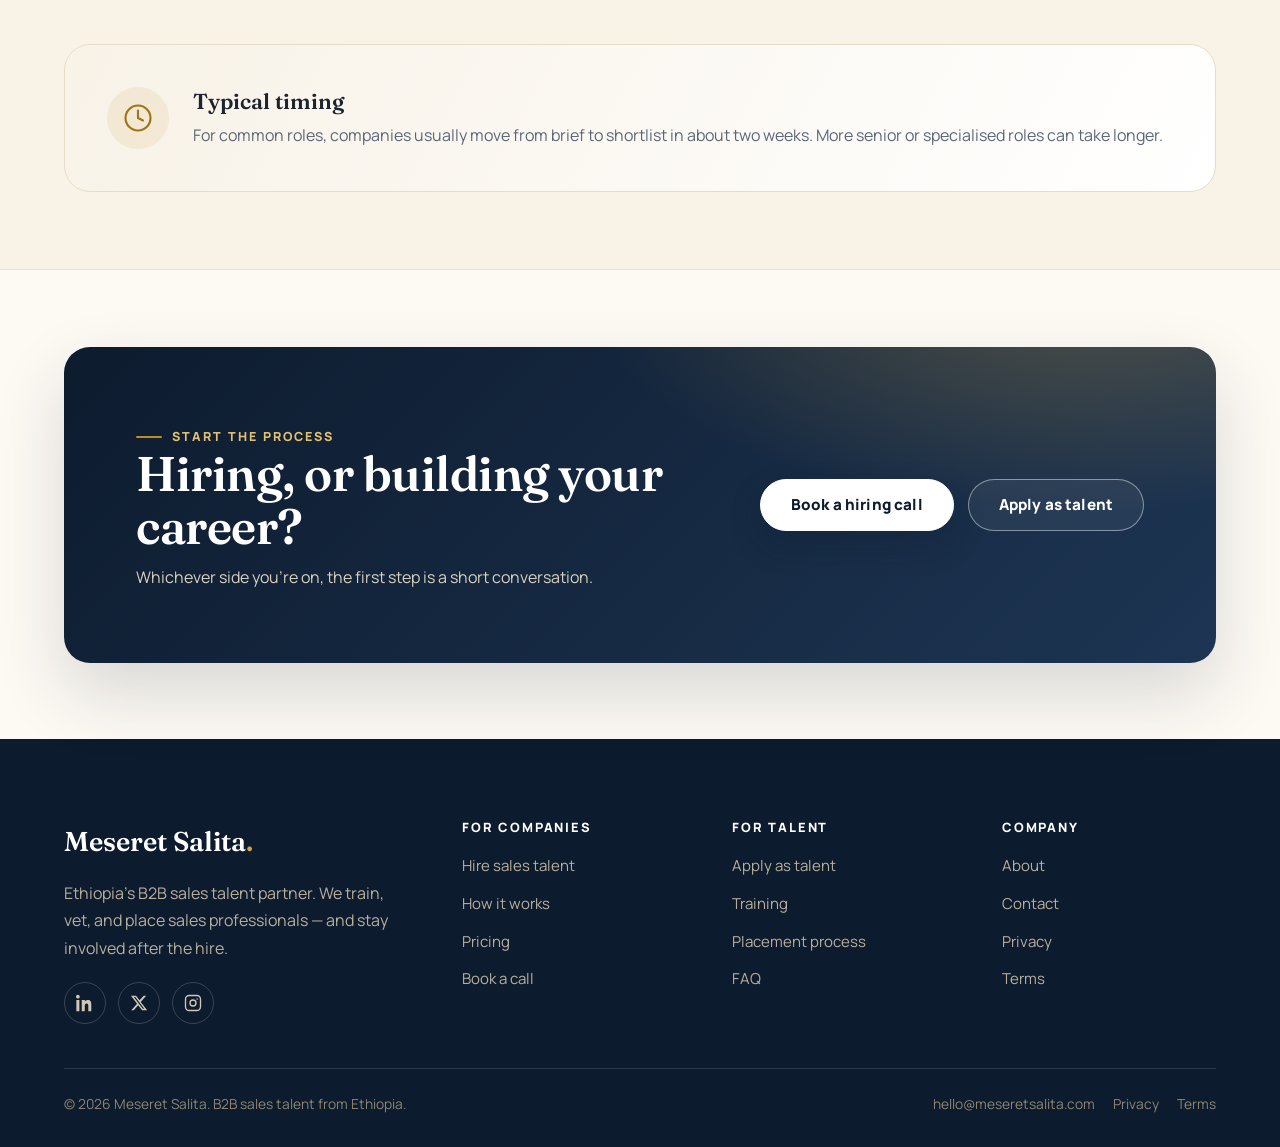
<file: process.html>
<!doctype html>
<html lang="en">
  <head>
    <meta charset="utf-8">
    <meta name="viewport" content="width=device-width, initial-scale=1">
    <title>Our Process: Train, Vet, Match, Support | Meseret Salita</title>
    <meta name="description" content="How Meseret Salita places B2B sales talent: a clear four-stage process — Train, Vet, Match, Support — designed to work for both companies and candidates.">
    <link rel="canonical" href="https://meseretsalita.com/process.html">
    <meta property="og:type" content="website">
    <meta property="og:site_name" content="Meseret Salita">
    <meta property="og:title" content="Our Process: Train, Vet, Match, Support">
    <meta property="og:description" content="A clear four-stage placement process designed to work for both companies and candidates.">
    <meta property="og:url" content="https://meseretsalita.com/process.html">
    <meta property="og:image" content="https://meseretsalita.com/assets/meseret-salita-hero.png">
    <meta name="twitter:card" content="summary_large_image">
    <meta name="theme-color" content="#fdfaf4">
    <link rel="icon" href="assets/favicon.svg" type="image/svg+xml">
    <link rel="manifest" href="site.webmanifest">
    <link rel="preconnect" href="https://fonts.googleapis.com">
    <link rel="preconnect" href="https://fonts.gstatic.com" crossorigin>
    <link href="https://fonts.googleapis.com/css2?family=Manrope:wght@400;500;600;700;800&family=Fraunces:ital,opsz,wght@0,9..144,500;0,9..144,600;0,9..144,700;1,9..144,600&display=swap" rel="stylesheet">
    <link rel="stylesheet" href="styles.css?v=4">
    <script src="script.js?v=4" defer></script>
  </head>
  <body>
    <a class="skip-link" href="#main">Skip to content</a>

    <header class="site-header">
      <a class="brand" href="index.html" aria-label="Meseret Salita home">
        <img src="assets/meseret-salita-logo.png" alt="Meseret Salita" width="178" height="50">
      </a>
      <nav class="nav" aria-label="Primary navigation">
        <ul class="nav-links">
          <li><a href="companies.html">For companies</a></li>
          <li><a href="talent.html">For talent</a></li>
          <li><a href="process.html" aria-current="page">Process</a></li>
          <li><a href="pricing.html">Pricing</a></li>
          <li><a href="about.html">About</a></li>
          <li><a href="faq.html">FAQ</a></li>
        </ul>
      </nav>
      <div class="nav-cta">
        <a class="ghost-link" href="talent.html">Apply as talent</a>
        <a class="button button-small" href="contact.html">Hire talent</a>
        <button class="nav-toggle" aria-label="Open menu" aria-controls="mobile-menu" aria-expanded="false"><span></span></button>
      </div>
    </header>
    <div class="mobile-menu" id="mobile-menu">
      <a href="companies.html">For companies</a>
      <a href="talent.html">For talent</a>
      <a href="process.html" aria-current="page">Process</a>
      <a href="pricing.html">Pricing</a>
      <a href="about.html">About</a>
      <a href="faq.html">FAQ</a>
      <a href="contact.html">Contact</a>
      <a class="button" href="contact.html">Hire talent</a>
    </div>

    <main id="main">
      <section class="page-hero">
        <div class="container">
          <nav class="breadcrumb" aria-label="Breadcrumb">
            <a href="index.html">Home</a><span class="sep">/</span><span aria-current="page">Process</span>
          </nav>
          <p class="eyebrow">How it works</p>
          <h1>A clear placement process for both sides.</h1>
          <p class="lead">Four stages — Train, Vet, Match, Support — designed so companies hire with confidence and talent build careers on a real safety net.</p>
        </div>
      </section>

      <!-- OVERVIEW -->
      <section class="section">
        <div class="container">
          <ol class="process-list">
            <li class="reveal"><strong>Train</strong><span>We prepare professionals for B2B sales expectations and day-to-day execution.</span></li>
            <li class="reveal d1"><strong>Vet</strong><span>We screen for skill, professionalism, communication, and fit.</span></li>
            <li class="reveal d2"><strong>Match</strong><span>Companies meet talent aligned with their role, market, and collaboration style.</span></li>
            <li class="reveal d3"><strong>Support</strong><span>We stay involved after placement and help with changes when needed.</span></li>
          </ol>
        </div>
      </section>

      <!-- DETAIL: TRAIN -->
      <section class="section split bg-soft border-top">
        <div class="section-heading reveal">
          <span class="icon-badge"><svg viewBox="0 0 24 24" fill="none" stroke="currentColor" stroke-width="1.7" stroke-linecap="round" stroke-linejoin="round" aria-hidden="true"><path d="M22 10L12 5 2 10l10 5 10-5z"/><path d="M6 12v5c0 1 2.5 3 6 3s6-2 6-3v-5"/></svg></span>
          <p class="eyebrow">Stage 01 · Train</p>
          <h2>Preparation that builds real B2B habits.</h2>
        </div>
        <div class="reveal d1">
          <p class="lead" style="margin-bottom:24px;">Before anyone is introduced to a company, they build the fundamentals that B2B teams rely on — so they can contribute sooner.</p>
          <div class="grid-2" style="gap:14px;">
            <div class="card"><h3>For talent</h3><p>Hands-on practice in prospecting, qualification, CRM habits, communication, and follow-up discipline.</p></div>
            <div class="card"><h3>For companies</h3><p>Less ramp time. Candidates already understand the motions and language of B2B sales.</p></div>
          </div>
        </div>
      </section>

      <!-- DETAIL: VET -->
      <section class="section split">
        <div class="section-heading reveal">
          <span class="icon-badge"><svg viewBox="0 0 24 24" fill="none" stroke="currentColor" stroke-width="1.7" stroke-linecap="round" stroke-linejoin="round" aria-hidden="true"><circle cx="11" cy="11" r="8"/><line x1="21" y1="21" x2="16.65" y2="16.65"/></svg></span>
          <p class="eyebrow">Stage 02 · Vet</p>
          <h2>A real bar — applied before you meet anyone.</h2>
        </div>
        <div class="reveal d1">
          <p class="lead" style="margin-bottom:24px;">We assess readiness through practical evaluation — written outreach, mock calls, and role-plays — not just a conversation. Only people who clear the bar get introduced.</p>
          <ul class="checklist" style="gap:16px;">
            <li><strong>Sales fundamentals</strong><span>Can they prospect, qualify, and follow up with discipline?</span></li>
            <li><strong>Communication quality</strong><span>Clear, professional written and spoken English.</span></li>
            <li><strong>Professionalism &amp; reliability</strong><span>Do they show up and follow through?</span></li>
            <li><strong>Role fit</strong><span>Are they aligned to the kind of role and motion you're hiring for?</span></li>
          </ul>
        </div>
      </section>

      <!-- DETAIL: MATCH -->
      <section class="section split bg-soft border-top">
        <div class="section-heading reveal">
          <span class="icon-badge"><svg viewBox="0 0 24 24" fill="none" stroke="currentColor" stroke-width="1.7" stroke-linecap="round" stroke-linejoin="round" aria-hidden="true"><path d="M10 13a5 5 0 0 0 7.54.54l3-3a5 5 0 0 0-7.07-7.07l-1.72 1.71"/><path d="M14 11a5 5 0 0 0-7.54-.54l-3 3a5 5 0 0 0 7.07 7.07l1.71-1.71"/></svg></span>
          <p class="eyebrow">Stage 03 · Match</p>
          <h2>The right person for your motion and market.</h2>
        </div>
        <div class="reveal d1">
          <p class="lead" style="margin-bottom:24px;">We introduce a focused shortlist aligned to your role, market, and the way your team works — so interviews are productive from the first call.</p>
          <div class="grid-2" style="gap:14px;">
            <div class="card"><h3>For companies</h3><p>A focused shortlist — typically three to five relevant candidates, not a CV pile. You interview and choose.</p></div>
            <div class="card"><h3>For talent</h3><p>Introductions to companies hiring for roles you've prepared for.</p></div>
          </div>
        </div>
      </section>

      <!-- DETAIL: SUPPORT -->
      <section class="section split">
        <div class="section-heading reveal">
          <span class="icon-badge"><svg viewBox="0 0 24 24" fill="none" stroke="currentColor" stroke-width="1.7" stroke-linecap="round" stroke-linejoin="round" aria-hidden="true"><circle cx="12" cy="12" r="10"/><circle cx="12" cy="12" r="4"/><line x1="4.93" y1="4.93" x2="9.17" y2="9.17"/><line x1="14.83" y1="14.83" x2="19.07" y2="19.07"/><line x1="14.83" y1="9.17" x2="19.07" y2="4.93"/><line x1="4.93" y1="19.07" x2="9.17" y2="14.83"/></svg></span>
          <p class="eyebrow">Stage 04 · Support</p>
          <h2>We don't disappear after the placement.</h2>
        </div>
        <div class="reveal d1">
          <p class="lead" style="margin-bottom:24px;">We stay involved to support performance and expectations — and use replacement flexibility if the fit isn't right.</p>
          <div class="grid-2" style="gap:14px;">
            <div class="card"><h3>For companies</h3><p>Help aligning on expectations, and a clear path to change the person if needed.</p></div>
            <div class="card"><h3>For talent</h3><p>Ongoing support and another opportunity if a placement doesn't work out.</p></div>
          </div>
        </div>
      </section>

      <!-- TIMELINE NOTE -->
      <section class="section tight bg-mist border-top border-bottom">
        <div class="container">
          <div class="callout reveal">
            <span class="icon-badge"><svg viewBox="0 0 24 24" fill="none" stroke="currentColor" stroke-width="1.7" stroke-linecap="round" stroke-linejoin="round" aria-hidden="true"><circle cx="12" cy="12" r="10"/><polyline points="12 6 12 12 16 14"/></svg></span>
            <div>
              <h3>Typical timing</h3>
              <p>For common roles, companies usually move from brief to shortlist in about two weeks. <!-- TODO: confirm typical timelines — see CONTENT-TODO.md --> More senior or specialised roles can take longer.</p>
            </div>
          </div>
        </div>
      </section>

      <!-- CTA -->
      <section class="cta-band section tight">
        <div class="cta reveal">
          <div class="cta-text">
            <p class="eyebrow">Start the process</p>
            <h2>Hiring, or building your career?</h2>
            <p>Whichever side you're on, the first step is a short conversation.</p>
          </div>
          <div class="cta-actions">
            <a class="button button-light" href="contact.html">Book a hiring call</a>
            <a class="button button-ghost" href="talent.html">Apply as talent</a>
          </div>
        </div>
      </section>
    </main>

    <footer class="site-footer">
      <div class="footer-top">
        <div class="footer-brand">
          <span class="footer-wordmark">Meseret Salita<span class="dot">.</span></span>
          <p>Ethiopia's B2B sales talent partner. We train, vet, and place sales professionals — and stay involved after the hire.</p>
          <div class="footer-social">
            <a href="#" aria-label="LinkedIn"><svg viewBox="0 0 24 24" fill="currentColor" aria-hidden="true"><path d="M4.98 3.5C4.98 4.88 3.87 6 2.5 6S0 4.88 0 3.5 1.12 1 2.5 1 4.98 2.12 4.98 3.5zM.5 8h4V23h-4V8zm7.5 0h3.8v2.05h.05c.53-1 1.83-2.05 3.77-2.05 4.03 0 4.78 2.65 4.78 6.1V23h-4v-6.6c0-1.57-.03-3.6-2.2-3.6-2.2 0-2.53 1.72-2.53 3.49V23h-4V8z"/></svg></a>
            <a href="#" aria-label="X (Twitter)"><svg viewBox="0 0 24 24" fill="currentColor" aria-hidden="true"><path d="M18.244 2.25h3.308l-7.227 8.26 8.502 11.24h-6.66l-5.214-6.817L4.99 21.75H1.68l7.73-8.835L1.254 2.25H8.08l4.713 6.231zm-1.161 17.52h1.833L7.084 4.126H5.117z"/></svg></a>
            <a href="#" aria-label="Instagram"><svg viewBox="0 0 24 24" fill="none" stroke="currentColor" stroke-width="1.8" aria-hidden="true"><rect x="2" y="2" width="20" height="20" rx="5"/><circle cx="12" cy="12" r="4"/><circle cx="17.5" cy="6.5" r="1" fill="currentColor" stroke="none"/></svg></a>
          </div>
        </div>
        <div class="footer-col">
          <h3>For companies</h3>
          <ul>
            <li><a href="companies.html">Hire sales talent</a></li>
            <li><a href="process.html">How it works</a></li>
            <li><a href="pricing.html">Pricing</a></li>
            <li><a href="contact.html">Book a call</a></li>
          </ul>
        </div>
        <div class="footer-col">
          <h3>For talent</h3>
          <ul>
            <li><a href="talent.html">Apply as talent</a></li>
            <li><a href="talent.html#training">Training</a></li>
            <li><a href="process.html">Placement process</a></li>
            <li><a href="faq.html">FAQ</a></li>
          </ul>
        </div>
        <div class="footer-col">
          <h3>Company</h3>
          <ul>
            <li><a href="about.html">About</a></li>
            <li><a href="contact.html">Contact</a></li>
            <li><a href="privacy.html">Privacy</a></li>
            <li><a href="terms.html">Terms</a></li>
          </ul>
        </div>
      </div>
      <div class="footer-bottom">
        <span>&copy; <span data-year>2026</span> Meseret Salita. B2B sales talent from Ethiopia.</span>
        <div class="legal">
          <a href="mailto:hello@meseretsalita.com">hello@meseretsalita.com</a>
          <a href="privacy.html">Privacy</a>
          <a href="terms.html">Terms</a>
        </div>
      </div>
    </footer>
  </body>
</html>
</file>
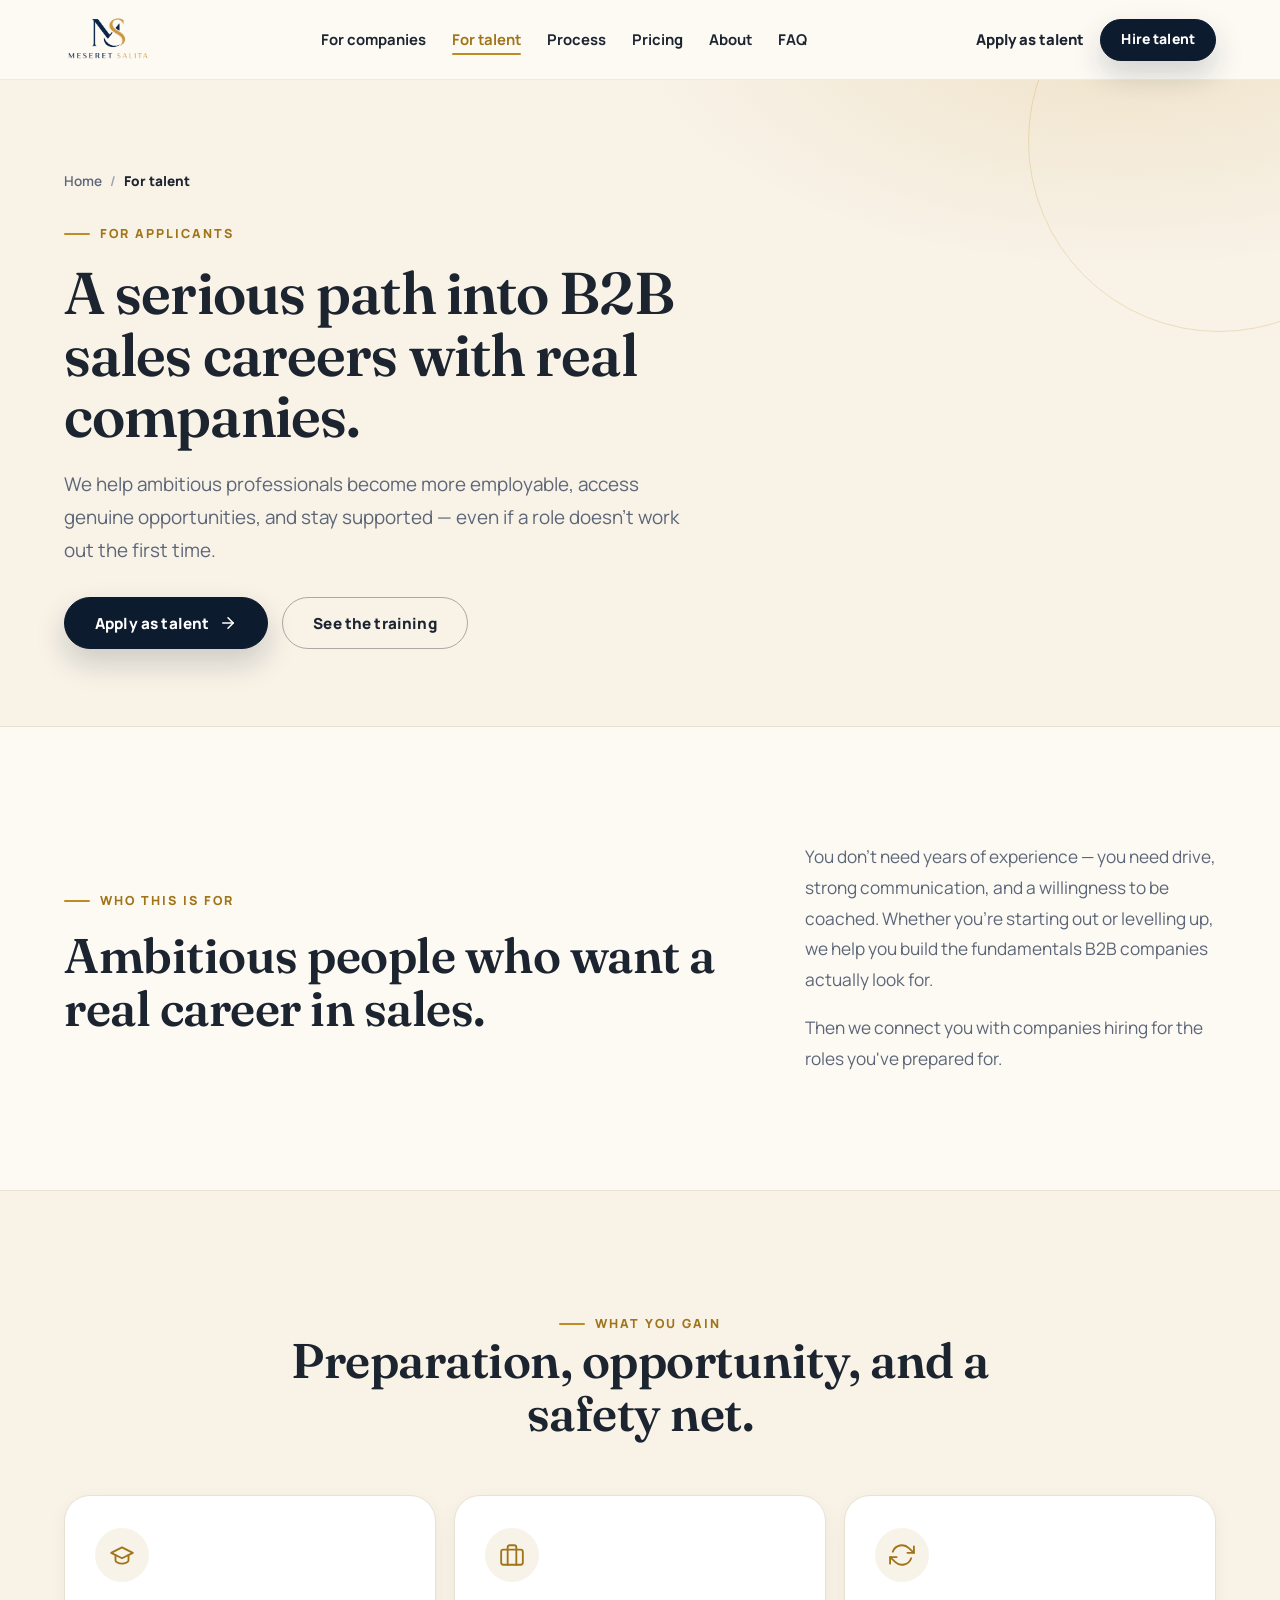
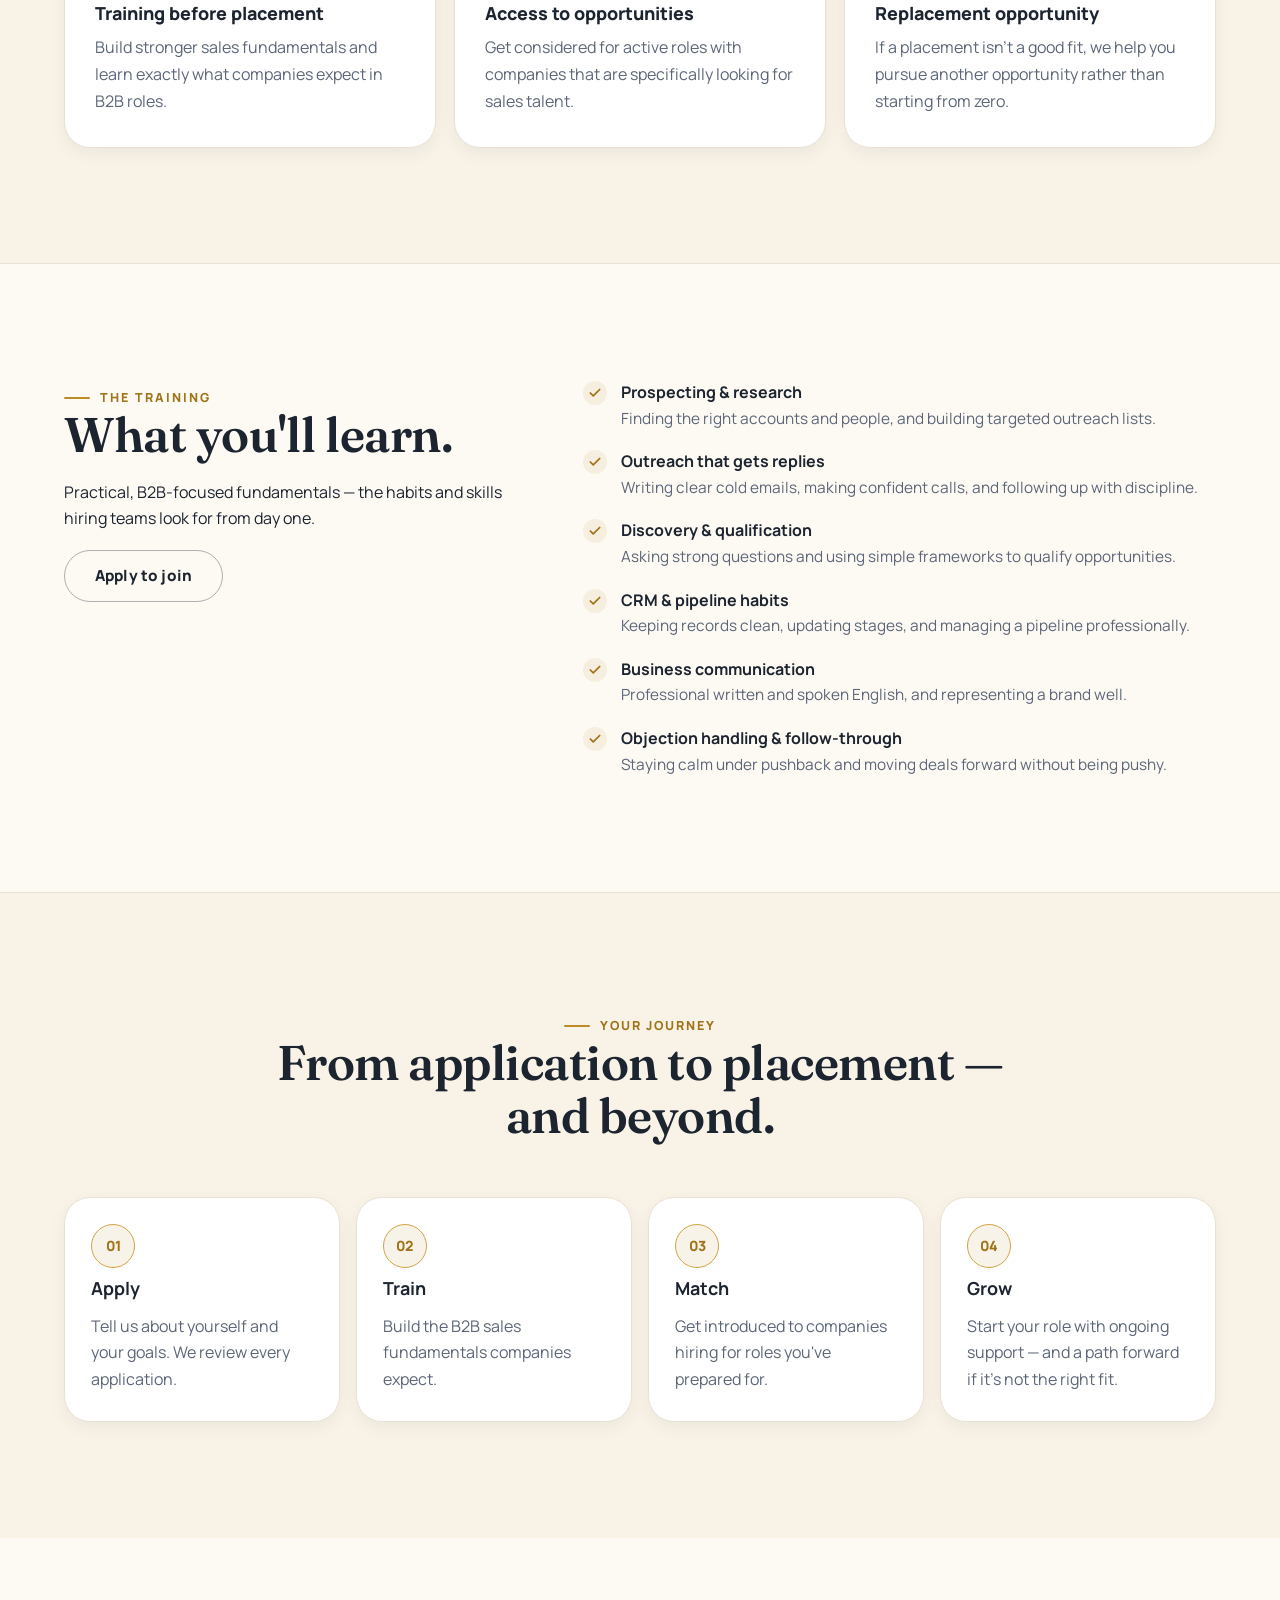
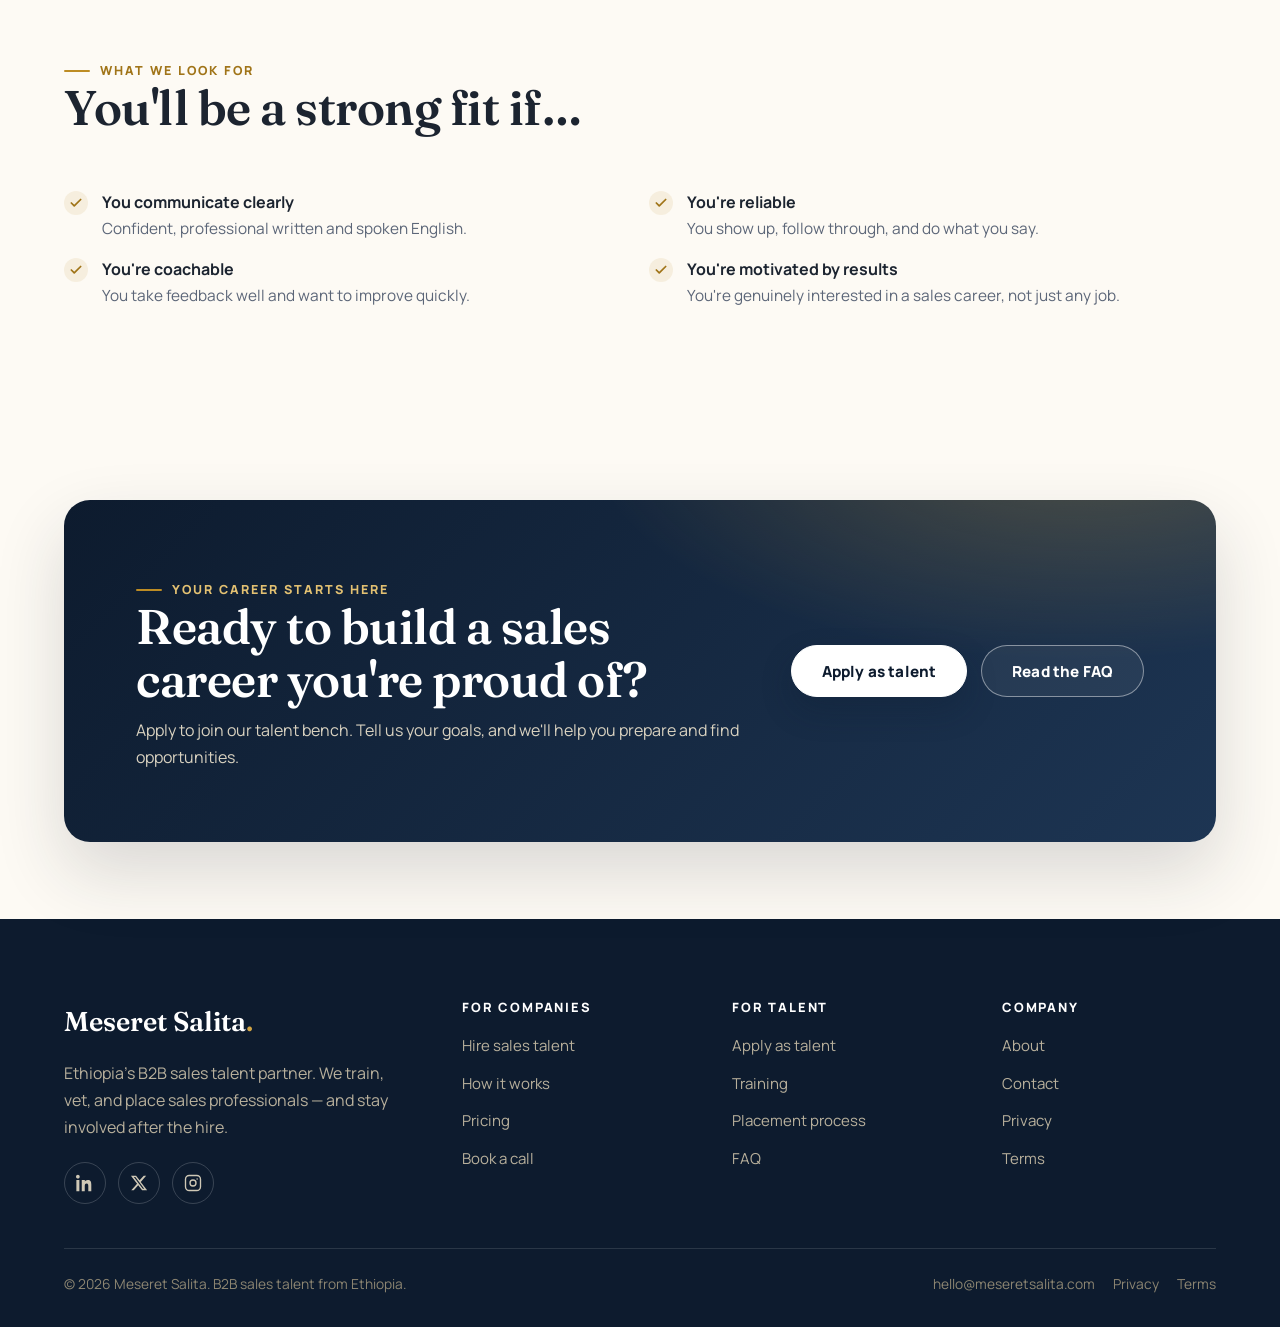
<file: talent.html>
<!doctype html>
<html lang="en">
  <head>
    <meta charset="utf-8">
    <meta name="viewport" content="width=device-width, initial-scale=1">
    <title>Build a B2B Sales Career | Apply as Talent — Meseret Salita</title>
    <meta name="description" content="Get trained for B2B sales, access real job opportunities with companies, and stay supported — including help finding another role if a placement doesn't fit.">
    <link rel="canonical" href="https://meseretsalita.com/talent.html">
    <meta property="og:type" content="website">
    <meta property="og:site_name" content="Meseret Salita">
    <meta property="og:title" content="Build a B2B Sales Career — Apply as Talent">
    <meta property="og:description" content="Training, real job opportunities, and ongoing support for ambitious Ethiopian sales professionals.">
    <meta property="og:url" content="https://meseretsalita.com/talent.html">
    <meta property="og:image" content="https://meseretsalita.com/assets/meseret-salita-hero.png">
    <meta name="twitter:card" content="summary_large_image">
    <meta name="theme-color" content="#fdfaf4">
    <link rel="icon" href="assets/favicon.svg" type="image/svg+xml">
    <link rel="manifest" href="site.webmanifest">
    <link rel="preconnect" href="https://fonts.googleapis.com">
    <link rel="preconnect" href="https://fonts.gstatic.com" crossorigin>
    <link href="https://fonts.googleapis.com/css2?family=Manrope:wght@400;500;600;700;800&family=Fraunces:ital,opsz,wght@0,9..144,500;0,9..144,600;0,9..144,700;1,9..144,600&display=swap" rel="stylesheet">
    <link rel="stylesheet" href="styles.css?v=4">
    <script src="script.js?v=4" defer></script>
  </head>
  <body>
    <a class="skip-link" href="#main">Skip to content</a>

    <header class="site-header">
      <a class="brand" href="index.html" aria-label="Meseret Salita home">
        <img src="assets/meseret-salita-logo.png" alt="Meseret Salita" width="178" height="50">
      </a>
      <nav class="nav" aria-label="Primary navigation">
        <ul class="nav-links">
          <li><a href="companies.html">For companies</a></li>
          <li><a href="talent.html" aria-current="page">For talent</a></li>
          <li><a href="process.html">Process</a></li>
          <li><a href="pricing.html">Pricing</a></li>
          <li><a href="about.html">About</a></li>
          <li><a href="faq.html">FAQ</a></li>
        </ul>
      </nav>
      <div class="nav-cta">
        <a class="ghost-link" href="talent.html">Apply as talent</a>
        <a class="button button-small" href="contact.html">Hire talent</a>
        <button class="nav-toggle" aria-label="Open menu" aria-controls="mobile-menu" aria-expanded="false"><span></span></button>
      </div>
    </header>
    <div class="mobile-menu" id="mobile-menu">
      <a href="companies.html">For companies</a>
      <a href="talent.html" aria-current="page">For talent</a>
      <a href="process.html">Process</a>
      <a href="pricing.html">Pricing</a>
      <a href="about.html">About</a>
      <a href="faq.html">FAQ</a>
      <a href="contact.html">Contact</a>
      <a class="button" href="contact.html">Hire talent</a>
    </div>

    <main id="main">
      <section class="page-hero">
        <div class="container">
          <nav class="breadcrumb" aria-label="Breadcrumb">
            <a href="index.html">Home</a><span class="sep">/</span><span aria-current="page">For talent</span>
          </nav>
          <p class="eyebrow">For applicants</p>
          <h1>A serious path into B2B sales careers with real companies.</h1>
          <p class="lead">We help ambitious professionals become more employable, access genuine opportunities, and stay supported — even if a role doesn't work out the first time.</p>
          <div class="hero-actions">
            <a class="button" href="contact.html?intent=talent">Apply as talent
              <svg viewBox="0 0 24 24" fill="none" stroke="currentColor" stroke-width="2" stroke-linecap="round" stroke-linejoin="round" aria-hidden="true"><line x1="5" y1="12" x2="19" y2="12"/><polyline points="12 5 19 12 12 19"/></svg>
            </a>
            <a class="button button-ghost" href="#training">See the training</a>
          </div>
        </div>
      </section>

      <!-- WHO IT'S FOR -->
      <section class="section intro">
        <div class="reveal">
          <p class="eyebrow">Who this is for</p>
          <h2>Ambitious people who want a real career in sales.</h2>
        </div>
        <div class="intro-body reveal d1">
          <p>You don't need years of experience — you need drive, strong communication, and a willingness to be coached. Whether you're starting out or levelling up, we help you build the fundamentals B2B companies actually look for.</p>
          <p>Then we connect you with companies hiring for the roles you've prepared for.</p>
        </div>
      </section>

      <!-- BENEFITS -->
      <section class="section bg-mist border-top border-bottom">
        <div class="container">
          <div class="section-heading center reveal">
            <p class="eyebrow">What you gain</p>
            <h2>Preparation, opportunity, and a safety net.</h2>
          </div>
          <div class="grid-3">
            <article class="card reveal">
              <span class="icon-badge"><svg viewBox="0 0 24 24" fill="none" stroke="currentColor" stroke-width="1.7" stroke-linecap="round" stroke-linejoin="round" aria-hidden="true"><path d="M22 10L12 5 2 10l10 5 10-5z"/><path d="M6 12v5c0 1 2.5 3 6 3s6-2 6-3v-5"/></svg></span>
              <h3>Training before placement</h3>
              <p>Build stronger sales fundamentals and learn exactly what companies expect in B2B roles.</p>
            </article>
            <article class="card reveal d1">
              <span class="icon-badge"><svg viewBox="0 0 24 24" fill="none" stroke="currentColor" stroke-width="1.7" stroke-linecap="round" stroke-linejoin="round" aria-hidden="true"><rect x="2" y="7" width="20" height="14" rx="2"/><path d="M16 21V5a2 2 0 0 0-2-2h-4a2 2 0 0 0-2 2v16"/></svg></span>
              <h3>Access to opportunities</h3>
              <p>Get considered for active roles with companies that are specifically looking for sales talent.</p>
            </article>
            <article class="card reveal d2">
              <span class="icon-badge"><svg viewBox="0 0 24 24" fill="none" stroke="currentColor" stroke-width="1.7" stroke-linecap="round" stroke-linejoin="round" aria-hidden="true"><polyline points="23 4 23 10 17 10"/><path d="M3.51 9a9 9 0 0 1 14.85-3.36L23 10"/><polyline points="1 20 1 14 7 14"/><path d="M1 14l4.64 4.36A9 9 0 0 0 20.49 15"/></svg></span>
              <h3>Replacement opportunity</h3>
              <p>If a placement isn't a good fit, we help you pursue another opportunity rather than starting from zero.</p>
            </article>
          </div>
        </div>
      </section>

      <!-- TRAINING / CURRICULUM -->
      <section class="section split" id="training">
        <div class="section-heading reveal">
          <p class="eyebrow">The training</p>
          <h2>What you'll learn.</h2>
          <p>Practical, B2B-focused fundamentals — the habits and skills hiring teams look for from day one.</p>
          <p style="margin-top:18px;"><a class="button button-outline" href="contact.html?intent=talent">Apply to join</a></p>
        </div>
        <ul class="checklist reveal d1" style="gap:18px;">
          <li><strong>Prospecting &amp; research</strong><span>Finding the right accounts and people, and building targeted outreach lists.</span></li>
          <li><strong>Outreach that gets replies</strong><span>Writing clear cold emails, making confident calls, and following up with discipline.</span></li>
          <li><strong>Discovery &amp; qualification</strong><span>Asking strong questions and using simple frameworks to qualify opportunities.</span></li>
          <li><strong>CRM &amp; pipeline habits</strong><span>Keeping records clean, updating stages, and managing a pipeline professionally.</span></li>
          <li><strong>Business communication</strong><span>Professional written and spoken English, and representing a brand well.</span></li>
          <li><strong>Objection handling &amp; follow-through</strong><span>Staying calm under pushback and moving deals forward without being pushy.</span></li>
        </ul>
      </section>

      <!-- JOURNEY -->
      <section class="section bg-soft border-top">
        <div class="container">
          <div class="section-heading center reveal">
            <p class="eyebrow">Your journey</p>
            <h2>From application to placement — and beyond.</h2>
          </div>
          <ol class="process-list">
            <li class="reveal"><strong>Apply</strong><span>Tell us about yourself and your goals. We review every application.</span></li>
            <li class="reveal d1"><strong>Train</strong><span>Build the B2B sales fundamentals companies expect.</span></li>
            <li class="reveal d2"><strong>Match</strong><span>Get introduced to companies hiring for roles you've prepared for.</span></li>
            <li class="reveal d3"><strong>Grow</strong><span>Start your role with ongoing support — and a path forward if it's not the right fit.</span></li>
          </ol>
        </div>
      </section>

      <!-- WHAT WE LOOK FOR -->
      <section class="section">
        <div class="container">
          <div class="section-heading reveal">
            <p class="eyebrow">What we look for</p>
            <h2>You'll be a strong fit if…</h2>
          </div>
          <div class="grid-2">
            <ul class="checklist reveal" style="gap:16px;">
              <li><strong>You communicate clearly</strong><span>Confident, professional written and spoken English.</span></li>
              <li><strong>You're coachable</strong><span>You take feedback well and want to improve quickly.</span></li>
            </ul>
            <ul class="checklist reveal d1" style="gap:16px;">
              <li><strong>You're reliable</strong><span>You show up, follow through, and do what you say.</span></li>
              <li><strong>You're motivated by results</strong><span>You're genuinely interested in a sales career, not just any job.</span></li>
            </ul>
          </div>
        </div>
      </section>

      <!-- CTA -->
      <section class="cta-band section tight">
        <div class="cta reveal">
          <div class="cta-text">
            <p class="eyebrow">Your career starts here</p>
            <h2>Ready to build a sales career you're proud of?</h2>
            <p>Apply to join our talent bench. Tell us your goals, and we'll help you prepare and find opportunities.</p>
          </div>
          <div class="cta-actions">
            <a class="button button-light" href="contact.html?intent=talent">Apply as talent</a>
            <a class="button button-ghost" href="faq.html">Read the FAQ</a>
          </div>
        </div>
      </section>
    </main>

    <footer class="site-footer">
      <div class="footer-top">
        <div class="footer-brand">
          <span class="footer-wordmark">Meseret Salita<span class="dot">.</span></span>
          <p>Ethiopia's B2B sales talent partner. We train, vet, and place sales professionals — and stay involved after the hire.</p>
          <div class="footer-social">
            <a href="#" aria-label="LinkedIn"><svg viewBox="0 0 24 24" fill="currentColor" aria-hidden="true"><path d="M4.98 3.5C4.98 4.88 3.87 6 2.5 6S0 4.88 0 3.5 1.12 1 2.5 1 4.98 2.12 4.98 3.5zM.5 8h4V23h-4V8zm7.5 0h3.8v2.05h.05c.53-1 1.83-2.05 3.77-2.05 4.03 0 4.78 2.65 4.78 6.1V23h-4v-6.6c0-1.57-.03-3.6-2.2-3.6-2.2 0-2.53 1.72-2.53 3.49V23h-4V8z"/></svg></a>
            <a href="#" aria-label="X (Twitter)"><svg viewBox="0 0 24 24" fill="currentColor" aria-hidden="true"><path d="M18.244 2.25h3.308l-7.227 8.26 8.502 11.24h-6.66l-5.214-6.817L4.99 21.75H1.68l7.73-8.835L1.254 2.25H8.08l4.713 6.231zm-1.161 17.52h1.833L7.084 4.126H5.117z"/></svg></a>
            <a href="#" aria-label="Instagram"><svg viewBox="0 0 24 24" fill="none" stroke="currentColor" stroke-width="1.8" aria-hidden="true"><rect x="2" y="2" width="20" height="20" rx="5"/><circle cx="12" cy="12" r="4"/><circle cx="17.5" cy="6.5" r="1" fill="currentColor" stroke="none"/></svg></a>
          </div>
        </div>
        <div class="footer-col">
          <h3>For companies</h3>
          <ul>
            <li><a href="companies.html">Hire sales talent</a></li>
            <li><a href="process.html">How it works</a></li>
            <li><a href="pricing.html">Pricing</a></li>
            <li><a href="contact.html">Book a call</a></li>
          </ul>
        </div>
        <div class="footer-col">
          <h3>For talent</h3>
          <ul>
            <li><a href="talent.html">Apply as talent</a></li>
            <li><a href="talent.html#training">Training</a></li>
            <li><a href="process.html">Placement process</a></li>
            <li><a href="faq.html">FAQ</a></li>
          </ul>
        </div>
        <div class="footer-col">
          <h3>Company</h3>
          <ul>
            <li><a href="about.html">About</a></li>
            <li><a href="contact.html">Contact</a></li>
            <li><a href="privacy.html">Privacy</a></li>
            <li><a href="terms.html">Terms</a></li>
          </ul>
        </div>
      </div>
      <div class="footer-bottom">
        <span>&copy; <span data-year>2026</span> Meseret Salita. B2B sales talent from Ethiopia.</span>
        <div class="legal">
          <a href="mailto:hello@meseretsalita.com">hello@meseretsalita.com</a>
          <a href="privacy.html">Privacy</a>
          <a href="terms.html">Terms</a>
        </div>
      </div>
    </footer>
  </body>
</html>
</file>
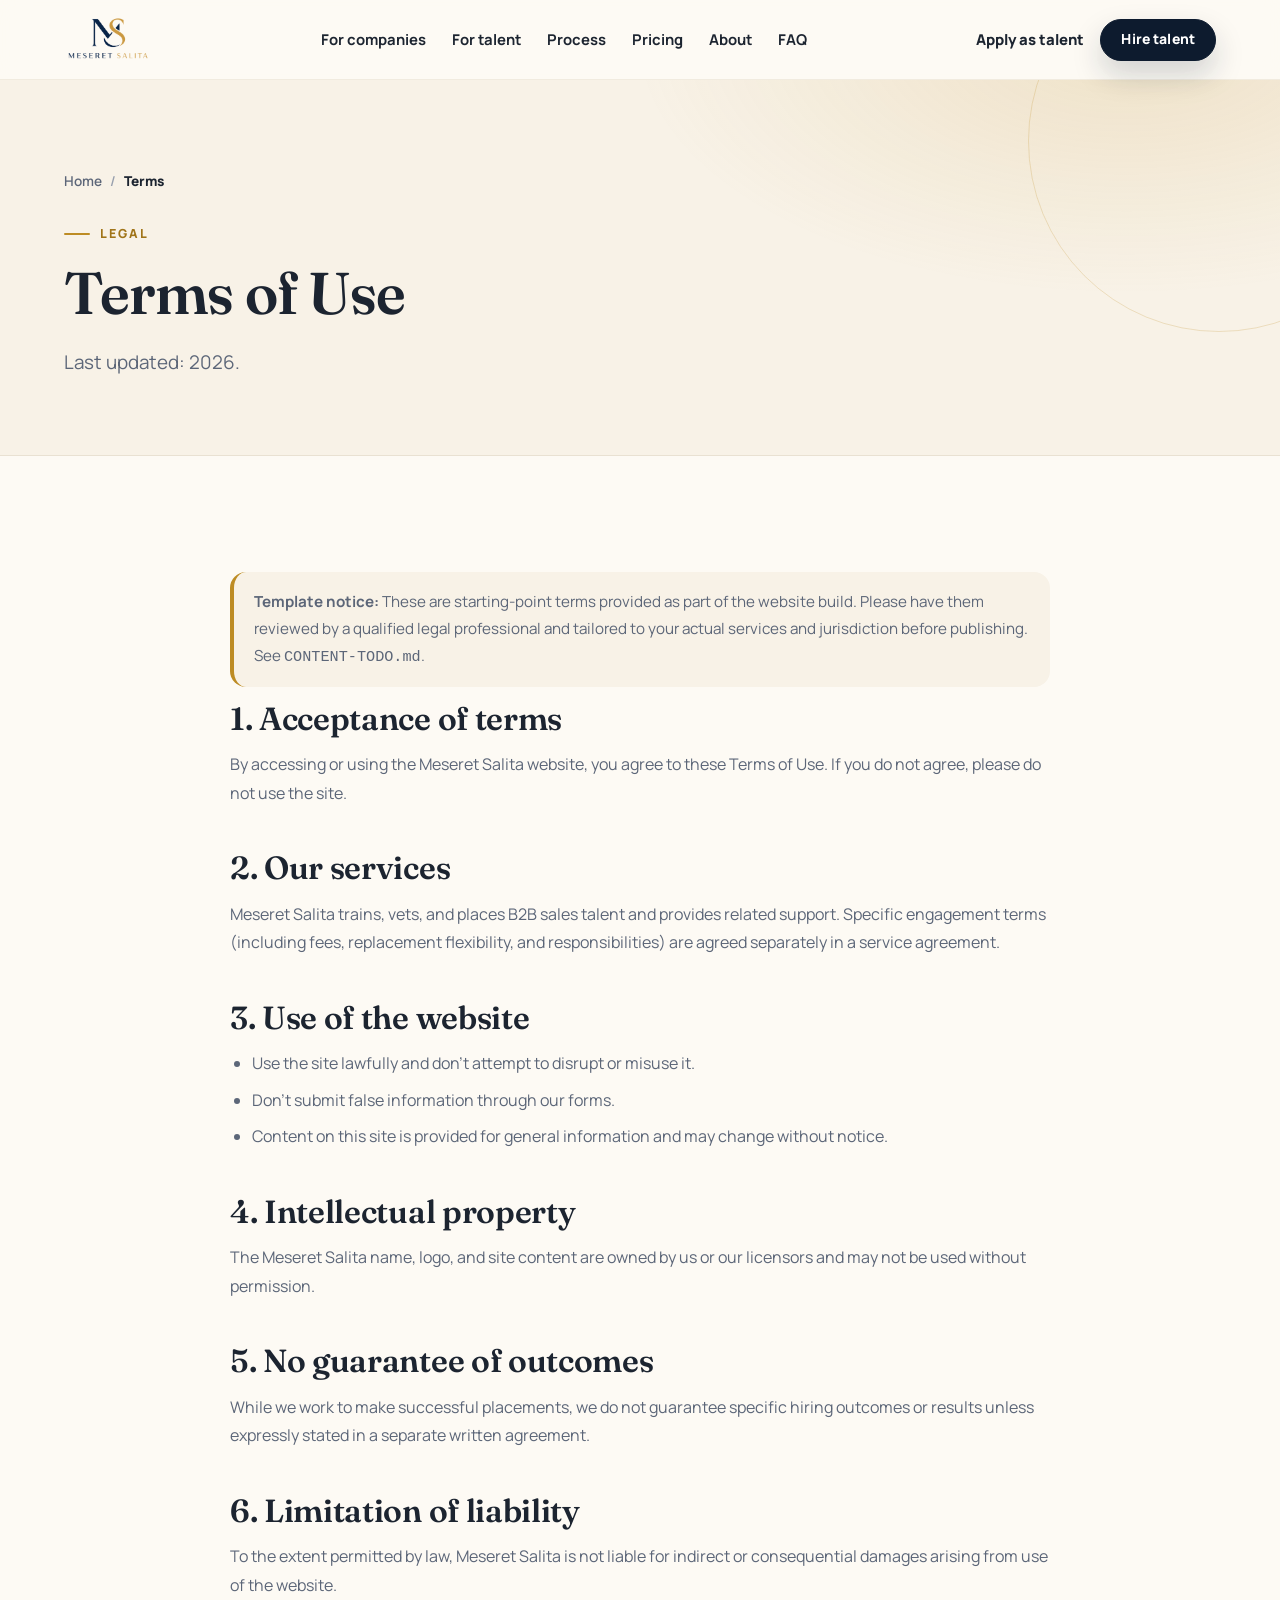
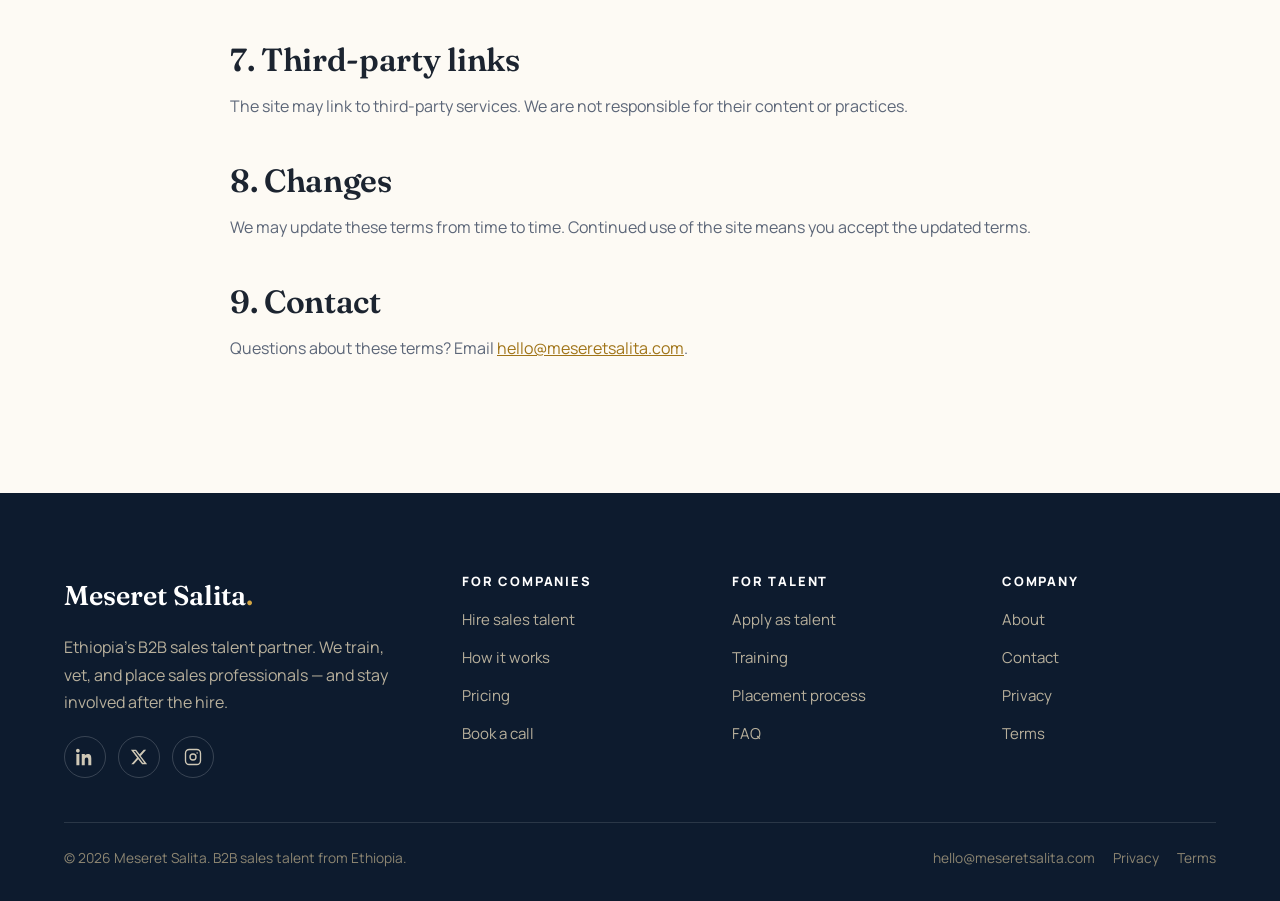
<file: terms.html>
<!doctype html>
<html lang="en">
  <head>
    <meta charset="utf-8">
    <meta name="viewport" content="width=device-width, initial-scale=1">
    <title>Terms of Use | Meseret Salita</title>
    <meta name="description" content="The terms that govern use of the Meseret Salita website and services.">
    <link rel="canonical" href="https://meseretsalita.com/terms.html">
    <meta name="robots" content="index,follow">
    <meta name="theme-color" content="#fdfaf4">
    <link rel="icon" href="assets/favicon.svg" type="image/svg+xml">
    <link rel="manifest" href="site.webmanifest">
    <link rel="preconnect" href="https://fonts.googleapis.com">
    <link rel="preconnect" href="https://fonts.gstatic.com" crossorigin>
    <link href="https://fonts.googleapis.com/css2?family=Manrope:wght@400;500;600;700;800&family=Fraunces:ital,opsz,wght@0,9..144,500;0,9..144,600;0,9..144,700;1,9..144,600&display=swap" rel="stylesheet">
    <link rel="stylesheet" href="styles.css?v=4">
    <script src="script.js?v=4" defer></script>
  </head>
  <body>
    <a class="skip-link" href="#main">Skip to content</a>

    <header class="site-header">
      <a class="brand" href="index.html" aria-label="Meseret Salita home">
        <img src="assets/meseret-salita-logo.png" alt="Meseret Salita" width="178" height="50">
      </a>
      <nav class="nav" aria-label="Primary navigation">
        <ul class="nav-links">
          <li><a href="companies.html">For companies</a></li>
          <li><a href="talent.html">For talent</a></li>
          <li><a href="process.html">Process</a></li>
          <li><a href="pricing.html">Pricing</a></li>
          <li><a href="about.html">About</a></li>
          <li><a href="faq.html">FAQ</a></li>
        </ul>
      </nav>
      <div class="nav-cta">
        <a class="ghost-link" href="talent.html">Apply as talent</a>
        <a class="button button-small" href="contact.html">Hire talent</a>
        <button class="nav-toggle" aria-label="Open menu" aria-controls="mobile-menu" aria-expanded="false"><span></span></button>
      </div>
    </header>
    <div class="mobile-menu" id="mobile-menu">
      <a href="companies.html">For companies</a>
      <a href="talent.html">For talent</a>
      <a href="process.html">Process</a>
      <a href="pricing.html">Pricing</a>
      <a href="about.html">About</a>
      <a href="faq.html">FAQ</a>
      <a href="contact.html">Contact</a>
      <a class="button" href="contact.html">Hire talent</a>
    </div>

    <main id="main">
      <section class="page-hero">
        <div class="container">
          <nav class="breadcrumb" aria-label="Breadcrumb">
            <a href="index.html">Home</a><span class="sep">/</span><span aria-current="page">Terms</span>
          </nav>
          <p class="eyebrow">Legal</p>
          <h1>Terms of Use</h1>
          <p class="lead">Last updated: <span data-year>2026</span>. <!-- TODO: set the real effective date --></p>
        </div>
      </section>

      <section class="section">
        <div class="prose">
          <p class="note"><strong>Template notice:</strong> These are starting-point terms provided as part of the website build. Please have them reviewed by a qualified legal professional and tailored to your actual services and jurisdiction before publishing. See <code>CONTENT-TODO.md</code>.</p>

          <h2>1. Acceptance of terms</h2>
          <p>By accessing or using the Meseret Salita website, you agree to these Terms of Use. If you do not agree, please do not use the site.</p>

          <h2>2. Our services</h2>
          <p>Meseret Salita trains, vets, and places B2B sales talent and provides related support. Specific engagement terms (including fees, replacement flexibility, and responsibilities) are agreed separately in a service agreement. <!-- TODO: reference your actual service agreement --></p>

          <h2>3. Use of the website</h2>
          <ul>
            <li>Use the site lawfully and don't attempt to disrupt or misuse it.</li>
            <li>Don't submit false information through our forms.</li>
            <li>Content on this site is provided for general information and may change without notice.</li>
          </ul>

          <h2>4. Intellectual property</h2>
          <p>The Meseret Salita name, logo, and site content are owned by us or our licensors and may not be used without permission.</p>

          <h2>5. No guarantee of outcomes</h2>
          <p>While we work to make successful placements, we do not guarantee specific hiring outcomes or results unless expressly stated in a separate written agreement.</p>

          <h2>6. Limitation of liability</h2>
          <p>To the extent permitted by law, Meseret Salita is not liable for indirect or consequential damages arising from use of the website. <!-- TODO: align with legal review --></p>

          <h2>7. Third-party links</h2>
          <p>The site may link to third-party services. We are not responsible for their content or practices.</p>

          <h2>8. Changes</h2>
          <p>We may update these terms from time to time. Continued use of the site means you accept the updated terms.</p>

          <h2>9. Contact</h2>
          <p>Questions about these terms? Email <a href="mailto:hello@meseretsalita.com">hello@meseretsalita.com</a>.</p>
        </div>
      </section>
    </main>

    <footer class="site-footer">
      <div class="footer-top">
        <div class="footer-brand">
          <span class="footer-wordmark">Meseret Salita<span class="dot">.</span></span>
          <p>Ethiopia's B2B sales talent partner. We train, vet, and place sales professionals — and stay involved after the hire.</p>
          <div class="footer-social">
            <a href="#" aria-label="LinkedIn"><svg viewBox="0 0 24 24" fill="currentColor" aria-hidden="true"><path d="M4.98 3.5C4.98 4.88 3.87 6 2.5 6S0 4.88 0 3.5 1.12 1 2.5 1 4.98 2.12 4.98 3.5zM.5 8h4V23h-4V8zm7.5 0h3.8v2.05h.05c.53-1 1.83-2.05 3.77-2.05 4.03 0 4.78 2.65 4.78 6.1V23h-4v-6.6c0-1.57-.03-3.6-2.2-3.6-2.2 0-2.53 1.72-2.53 3.49V23h-4V8z"/></svg></a>
            <a href="#" aria-label="X (Twitter)"><svg viewBox="0 0 24 24" fill="currentColor" aria-hidden="true"><path d="M18.244 2.25h3.308l-7.227 8.26 8.502 11.24h-6.66l-5.214-6.817L4.99 21.75H1.68l7.73-8.835L1.254 2.25H8.08l4.713 6.231zm-1.161 17.52h1.833L7.084 4.126H5.117z"/></svg></a>
            <a href="#" aria-label="Instagram"><svg viewBox="0 0 24 24" fill="none" stroke="currentColor" stroke-width="1.8" aria-hidden="true"><rect x="2" y="2" width="20" height="20" rx="5"/><circle cx="12" cy="12" r="4"/><circle cx="17.5" cy="6.5" r="1" fill="currentColor" stroke="none"/></svg></a>
          </div>
        </div>
        <div class="footer-col">
          <h3>For companies</h3>
          <ul>
            <li><a href="companies.html">Hire sales talent</a></li>
            <li><a href="process.html">How it works</a></li>
            <li><a href="pricing.html">Pricing</a></li>
            <li><a href="contact.html">Book a call</a></li>
          </ul>
        </div>
        <div class="footer-col">
          <h3>For talent</h3>
          <ul>
            <li><a href="talent.html">Apply as talent</a></li>
            <li><a href="talent.html#training">Training</a></li>
            <li><a href="process.html">Placement process</a></li>
            <li><a href="faq.html">FAQ</a></li>
          </ul>
        </div>
        <div class="footer-col">
          <h3>Company</h3>
          <ul>
            <li><a href="about.html">About</a></li>
            <li><a href="contact.html">Contact</a></li>
            <li><a href="privacy.html">Privacy</a></li>
            <li><a href="terms.html">Terms</a></li>
          </ul>
        </div>
      </div>
      <div class="footer-bottom">
        <span>&copy; <span data-year>2026</span> Meseret Salita. B2B sales talent from Ethiopia.</span>
        <div class="legal">
          <a href="mailto:hello@meseretsalita.com">hello@meseretsalita.com</a>
          <a href="privacy.html">Privacy</a>
          <a href="terms.html">Terms</a>
        </div>
      </div>
    </footer>
  </body>
</html>
</file>
<file: styles.css>
/* =============================================================
   Meseret Salita — Ethiopia's B2B sales talent partner
   Design: LIGHT & EDITORIAL — warm ivory canvas, Fraunces +
   Manrope, arched imagery, navy & gold as refined accents.
   Zero-build static site. One stylesheet, mobile-first.
   ============================================================= */

:root {
  color-scheme: light;

  /* Brand palette (logo: navy + gold) */
  --navy-950: #0d1b2e;
  --navy-900: #14273f;
  --navy-800: #1d3553;
  --navy-700: #28456a;
  --gold-700: #a07418;
  --gold-600: #bd8c24;
  --gold-500: #d2a544;
  --gold-400: #e3c172;

  /* Warm editorial canvas */
  --paper: #fdfaf4;     /* page background */
  --ivory: #f8f2e7;     /* tinted sections */
  --sand: #f1e7d2;      /* deeper warm band */
  --cream-line: #e7dcc6;
  --ink: #1c2430;
  --muted: #5c6678;
  --muted-light: #98a0ae;
  --line: #e9e1d2;
  --line-soft: #f1ebdf;

  /* Tints */
  --gold-tint: rgba(189, 140, 36, 0.10);
  --gold-tint-strong: rgba(189, 140, 36, 0.22);
  --navy-tint: rgba(13, 27, 46, 0.06);

  /* Shape & depth — soft, warm, generous */
  --radius: 16px;
  --radius-lg: 26px;
  --radius-pill: 999px;
  --shadow-sm: 0 6px 18px rgba(28, 36, 48, 0.05);
  --shadow: 0 16px 40px rgba(28, 36, 48, 0.08);
  --shadow-lg: 0 30px 70px rgba(28, 36, 48, 0.16);

  /* Type */
  --font-sans: Manrope, system-ui, -apple-system, BlinkMacSystemFont, "Segoe UI", sans-serif;
  --font-serif: Fraunces, Georgia, "Times New Roman", serif;

  /* Layout */
  --maxw: 1180px;
  --maxw-narrow: 820px;
  --gutter: clamp(18px, 5vw, 64px);

  --ease: cubic-bezier(0.22, 0.61, 0.36, 1);
}

/* ----------------------------------------------------------------
   Reset / base
   ---------------------------------------------------------------- */
* { box-sizing: border-box; }

html {
  scroll-behavior: smooth;
  -webkit-text-size-adjust: 100%;
}

body {
  margin: 0;
  overflow-x: clip;
  color: var(--ink);
  background: var(--paper);
  font-family: var(--font-sans);
  font-size: 16px;
  line-height: 1.65;
  -webkit-font-smoothing: antialiased;
  text-rendering: optimizeLegibility;
}

a { color: inherit; text-decoration: none; }

img, svg { display: block; max-width: 100%; }

h1, h2, h3, h4, p { margin-top: 0; }

ul, ol { margin-top: 0; }

:focus-visible {
  outline: 3px solid var(--gold-500);
  outline-offset: 3px;
  border-radius: 6px;
}

::selection {
  background: var(--gold-tint-strong);
  color: var(--navy-950);
}

.skip-link {
  position: absolute;
  left: 16px;
  top: -60px;
  z-index: 100;
  padding: 10px 18px;
  border-radius: var(--radius-pill);
  background: var(--navy-950);
  color: #fff;
  font-weight: 700;
  transition: top 160ms var(--ease);
}
.skip-link:focus { top: 12px; }

.sr-only {
  position: absolute;
  width: 1px; height: 1px;
  padding: 0; margin: -1px;
  overflow: hidden;
  clip: rect(0 0 0 0);
  white-space: nowrap;
  border: 0;
}

/* ----------------------------------------------------------------
   Layout primitives
   ---------------------------------------------------------------- */
.container {
  width: 100%;
  max-width: var(--maxw);
  margin-inline: auto;
}

.section {
  padding-block: clamp(64px, 9vw, 116px);
  padding-inline: var(--gutter);
}
.section.tight { padding-block: clamp(48px, 6vw, 80px); }

.bg-soft { background: var(--ivory); }
.bg-mist { background: var(--ivory); }
.bg-navy { background: var(--navy-950); color: #f3ede1; }
.border-top { border-top: 1px solid var(--line); }
.border-bottom { border-bottom: 1px solid var(--line); }

/* ----------------------------------------------------------------
   Typography — Fraunces display, Manrope body
   ---------------------------------------------------------------- */
h1 {
  margin: 0 0 22px;
  color: var(--ink);
  font-family: var(--font-serif);
  font-size: clamp(2.4rem, 5vw, 4.4rem);
  font-weight: 600;
  line-height: 1.04;
  letter-spacing: -0.015em;
  max-width: 100%;
  overflow-wrap: break-word;
}

h2 {
  margin: 0 0 18px;
  color: var(--ink);
  font-family: var(--font-serif);
  font-size: clamp(1.9rem, 3.8vw, 3.1rem);
  font-weight: 600;
  line-height: 1.08;
  letter-spacing: -0.01em;
  max-width: 100%;
  overflow-wrap: break-word;
}

h3 {
  margin: 0 0 10px;
  color: var(--ink);
  font-size: 1.12rem;
  font-weight: 800;
  line-height: 1.3;
}

.eyebrow {
  display: inline-flex;
  align-items: center;
  gap: 10px;
  margin: 0 0 18px;
  color: var(--gold-700);
  font-size: 0.78rem;
  font-weight: 800;
  letter-spacing: 0.16em;
  text-transform: uppercase;
}
.eyebrow::before {
  content: "";
  width: 26px;
  height: 2px;
  border-radius: 2px;
  background: var(--gold-600);
}
.bg-navy .eyebrow, .cta .eyebrow { color: var(--gold-400); }

.lead {
  color: var(--muted);
  font-size: clamp(1.04rem, 1.5vw, 1.18rem);
  line-height: 1.75;
}
.bg-navy .lead, .cta .lead { color: #d9d2c0; }

.text-center { text-align: center; }
.mx-auto { margin-inline: auto; }

.section-heading { max-width: 760px; margin-bottom: clamp(36px, 5vw, 56px); }
.section-heading.center { margin-inline: auto; text-align: center; }
.section-heading.center .eyebrow { justify-content: center; }
.section-heading p { margin-bottom: 0; }

/* ----------------------------------------------------------------
   Buttons — pill, navy-first
   ---------------------------------------------------------------- */
.button {
  display: inline-flex;
  align-items: center;
  justify-content: center;
  gap: 10px;
  min-height: 52px;
  padding: 0 30px;
  border: 1.5px solid var(--navy-950);
  border-radius: var(--radius-pill);
  background: var(--navy-950);
  color: #fff;
  font-family: var(--font-sans);
  font-size: 0.95rem;
  font-weight: 800;
  letter-spacing: 0.01em;
  cursor: pointer;
  box-shadow: 0 14px 30px rgba(13, 27, 46, 0.18);
  transition: transform 180ms var(--ease), box-shadow 180ms var(--ease), background 180ms var(--ease), color 180ms var(--ease), border-color 180ms var(--ease);
}
.button:hover {
  transform: translateY(-2px);
  background: var(--gold-600);
  border-color: var(--gold-600);
  color: #fff;
  box-shadow: 0 18px 36px rgba(189, 140, 36, 0.3);
}
.button svg { width: 18px; height: 18px; }

.button-small { min-height: 42px; padding: 0 20px; font-size: 0.87rem; }

/* Ghost: ink outline on light canvases; white outline inside dark CTA/navy */
.button-ghost {
  border-color: rgba(28, 36, 48, 0.35);
  background: transparent;
  color: var(--ink);
  box-shadow: none;
}
.button-ghost:hover {
  transform: translateY(-2px);
  background: var(--navy-950);
  border-color: var(--navy-950);
  color: #fff;
  box-shadow: none;
}
.cta .button-ghost, .bg-navy .button-ghost {
  border-color: rgba(255, 255, 255, 0.45);
  background: rgba(255, 255, 255, 0.06);
  color: #fff;
}
.cta .button-ghost:hover, .bg-navy .button-ghost:hover {
  background: rgba(255, 255, 255, 0.16);
  border-color: rgba(255, 255, 255, 0.7);
  color: #fff;
}

.button-light {
  border-color: #fff;
  background: #fff;
  color: var(--navy-950);
  box-shadow: 0 14px 30px rgba(13, 27, 46, 0.25);
}
.button-light:hover { background: var(--gold-400); border-color: var(--gold-400); color: var(--navy-950); }

.button-outline {
  border-color: rgba(28, 36, 48, 0.35);
  background: transparent;
  color: var(--ink);
  box-shadow: none;
}
.button-outline:hover {
  background: var(--navy-950);
  color: #fff;
  border-color: var(--navy-950);
  transform: translateY(-2px);
}

.text-link {
  display: inline-flex;
  align-items: center;
  gap: 7px;
  color: var(--gold-700);
  font-weight: 800;
  border-bottom: 2px solid transparent;
  transition: gap 160ms var(--ease), border-color 160ms var(--ease);
}
.text-link svg { width: 16px; height: 16px; }
.text-link:hover { gap: 12px; border-color: var(--gold-500); }
.bg-navy .text-link, .cta .text-link { color: var(--gold-400); }

/* ----------------------------------------------------------------
   Header / navigation — warm ivory bar
   ---------------------------------------------------------------- */
.site-header {
  position: sticky;
  top: 0;
  z-index: 50;
  display: flex;
  align-items: center;
  justify-content: space-between;
  gap: 24px;
  min-height: 80px;
  padding: 14px var(--gutter);
  border-bottom: 1px solid var(--line-soft);
  background: rgba(253, 250, 244, 0.92);
  backdrop-filter: blur(14px);
  -webkit-backdrop-filter: blur(14px);
  transition: box-shadow 240ms var(--ease), background 240ms var(--ease);
}
.site-header.scrolled {
  box-shadow: 0 12px 32px rgba(28, 36, 48, 0.07);
  background: rgba(253, 250, 244, 0.98);
}

.brand { display: inline-flex; align-items: center; min-width: 0; flex-shrink: 0; }
.brand img { height: 46px; width: auto; }

.nav { display: flex; align-items: center; gap: 28px; }
.nav-links {
  display: flex;
  align-items: center;
  gap: 26px;
  list-style: none;
  margin: 0;
  padding: 0;
  font-size: 0.93rem;
  font-weight: 700;
}
.nav-links a {
  position: relative;
  padding: 6px 0;
  color: var(--ink);
  transition: color 160ms var(--ease);
}
.nav-links a::after {
  content: "";
  position: absolute;
  left: 0; bottom: 0;
  width: 0; height: 2px;
  border-radius: 2px;
  background: var(--gold-600);
  transition: width 200ms var(--ease);
}
.nav-links a:hover { color: var(--gold-700); }
.nav-links a:hover::after,
.nav-links a[aria-current="page"]::after { width: 100%; }
.nav-links a[aria-current="page"] { color: var(--gold-700); }

.nav-cta { display: flex; align-items: center; gap: 16px; flex-shrink: 0; }
.nav-cta .ghost-link { font-size: 0.93rem; font-weight: 800; color: var(--ink); }
.nav-cta .ghost-link:hover { color: var(--gold-700); }

/* Hamburger */
.nav-toggle {
  display: none;
  align-items: center;
  justify-content: center;
  width: 46px; height: 46px;
  border: 1px solid var(--line);
  border-radius: var(--radius-pill);
  background: #fff;
  cursor: pointer;
}
.nav-toggle span {
  position: relative;
  width: 20px; height: 2px;
  background: var(--ink);
  transition: background 120ms var(--ease);
}
.nav-toggle span::before,
.nav-toggle span::after {
  content: "";
  position: absolute; left: 0;
  width: 20px; height: 2px;
  background: var(--ink);
  transition: transform 200ms var(--ease), top 200ms var(--ease);
}
.nav-toggle span::before { top: -6px; }
.nav-toggle span::after { top: 6px; }
.nav-toggle[aria-expanded="true"] span { background: transparent; }
.nav-toggle[aria-expanded="true"] span::before { top: 0; transform: rotate(45deg); }
.nav-toggle[aria-expanded="true"] span::after { top: 0; transform: rotate(-45deg); }

/* Mobile menu panel */
.mobile-menu {
  position: fixed;
  inset: 80px 0 auto 0;
  z-index: 49;
  display: none;
  flex-direction: column;
  gap: 4px;
  padding: 18px var(--gutter) 28px;
  background: var(--paper);
  border-bottom: 1px solid var(--line);
  box-shadow: 0 28px 48px rgba(28, 36, 48, 0.12);
}
.mobile-menu.open { display: flex; animation: slideDown 220ms var(--ease); }
.mobile-menu a {
  padding: 14px 6px;
  border-bottom: 1px solid var(--line-soft);
  color: var(--ink);
  font-size: 1.05rem;
  font-weight: 700;
}
.mobile-menu a[aria-current="page"] { color: var(--gold-700); }
.mobile-menu .button { margin-top: 16px; width: 100%; }
@keyframes slideDown {
  from { opacity: 0; transform: translateY(-10px); }
  to { opacity: 1; transform: translateY(0); }
}
body.menu-open { overflow: hidden; }

/* ----------------------------------------------------------------
   Hero (home) — light split editorial
   ---------------------------------------------------------------- */
.hero {
  position: relative;
  padding: clamp(56px, 8vw, 96px) var(--gutter) clamp(56px, 7vw, 88px);
  background:
    radial-gradient(900px 480px at 86% 0%, rgba(189, 140, 36, 0.13), transparent 62%),
    var(--paper);
  overflow: hidden;
}
.hero::before {
  content: "";
  position: absolute;
  right: -140px; bottom: -190px;
  width: 430px; height: 430px;
  border: 1.5px solid var(--gold-tint-strong);
  border-radius: 50%;
  pointer-events: none;
}
.hero-inner {
  display: grid;
  grid-template-columns: minmax(0, 1.05fr) minmax(300px, 0.78fr);
  gap: clamp(32px, 6vw, 72px);
  align-items: center;
  width: 100%;
  max-width: var(--maxw);
  margin-inline: auto;
  min-width: 0;
}
.hero-copy { max-width: min(640px, 100%); min-width: 0; }
.hero-copy h1 { margin-bottom: 22px; }
.hero .lead { max-width: 56ch; margin-bottom: 30px; }
.hero-actions {
  display: flex;
  flex-wrap: wrap;
  gap: 14px;
}

/* Arched figure */
.hero-figure {
  position: relative;
  margin: 0;
  justify-self: end;
  width: min(100%, 440px);
}
.hero-image {
  width: 100%;
  height: clamp(420px, 52vw, 560px);
  object-fit: cover;
  border-radius: 999px 999px var(--radius-lg) var(--radius-lg);
  border: 1px solid var(--cream-line);
  box-shadow: var(--shadow-lg);
}
.hero-figure::after {
  content: "";
  position: absolute;
  inset: -14px;
  border: 1.5px solid var(--gold-tint-strong);
  border-radius: 999px 999px calc(var(--radius-lg) + 14px) calc(var(--radius-lg) + 14px);
  pointer-events: none;
}
.hero-chip {
  position: absolute;
  left: -26px; bottom: 26px;
  display: grid;
  gap: 2px;
  padding: 14px 20px;
  border: 1px solid var(--line);
  border-radius: var(--radius);
  background: #fff;
  box-shadow: var(--shadow);
}
.hero-chip strong { color: var(--ink); font-size: 0.95rem; }
.hero-chip span { color: var(--muted); font-size: 0.8rem; font-weight: 600; letter-spacing: 0.02em; }

/* Highlights row under the hero */
.hero-panel {
  display: grid;
  grid-template-columns: repeat(3, minmax(0, 1fr));
  gap: 16px;
  width: 100%;
  max-width: var(--maxw);
  margin: clamp(44px, 6vw, 72px) auto 0;
}
.hero-panel > div {
  padding: 24px 26px;
  border: 1px solid var(--line);
  border-radius: var(--radius);
  background: #fff;
  box-shadow: var(--shadow-sm);
}
.hero-panel .panel-icon {
  display: inline-grid;
  place-items: center;
  width: 44px; height: 44px;
  margin-bottom: 14px;
  border-radius: 50%;
  background: var(--gold-tint);
  color: var(--gold-700);
}
.hero-panel strong { display: block; margin-bottom: 6px; color: var(--ink); font-size: 1.05rem; }
.hero-panel span { color: var(--muted); font-size: 0.93rem; line-height: 1.6; }

/* ----------------------------------------------------------------
   Page hero (interior pages) — warm, light, editorial
   ---------------------------------------------------------------- */
.page-hero {
  position: relative;
  padding: clamp(52px, 7vw, 92px) var(--gutter) clamp(48px, 6vw, 80px);
  background:
    radial-gradient(820px 420px at 88% -10%, rgba(189, 140, 36, 0.16), transparent 60%),
    var(--ivory);
  border-bottom: 1px solid var(--line);
  color: var(--ink);
  overflow: hidden;
}
.page-hero::after {
  content: "";
  position: absolute;
  right: -130px; top: -130px;
  width: 380px; height: 380px;
  border: 1.5px solid var(--gold-tint-strong);
  border-radius: 50%;
  pointer-events: none;
}
.page-hero .container { position: relative; z-index: 1; }
.page-hero h1 { font-size: clamp(2.2rem, 4.6vw, 3.7rem); max-width: 18ch; }
.page-hero .lead { max-width: 640px; margin-bottom: 0; }
.page-hero .hero-actions { margin-top: 30px; margin-bottom: 0; }

.breadcrumb {
  display: flex;
  flex-wrap: wrap;
  gap: 8px;
  align-items: center;
  margin-bottom: 24px;
  font-size: 0.85rem;
  font-weight: 600;
  color: var(--muted);
}
.breadcrumb a { color: var(--muted); }
.breadcrumb a:hover { color: var(--gold-700); }
.breadcrumb span[aria-current] { color: var(--ink); font-weight: 800; }
.breadcrumb .sep { color: var(--muted-light); }

/* ----------------------------------------------------------------
   Intro split
   ---------------------------------------------------------------- */
.intro {
  display: grid;
  grid-template-columns: minmax(0, 1fr) minmax(300px, 0.62fr);
  gap: clamp(28px, 6vw, 80px);
  align-items: center;
}
.intro h2 { margin-bottom: 0; }
.intro .intro-body { color: var(--muted); font-size: 1.08rem; line-height: 1.78; }
.intro .intro-body p:last-child { margin-bottom: 0; }

/* ----------------------------------------------------------------
   Split (heading + grid)
   ---------------------------------------------------------------- */
.split {
  display: grid;
  grid-template-columns: minmax(280px, 0.7fr) minmax(0, 1fr);
  gap: clamp(28px, 6vw, 76px);
  align-items: start;
}
.split .section-heading { margin-bottom: 0; position: sticky; top: 104px; }

/* ----------------------------------------------------------------
   Icon badges — round, warm
   ---------------------------------------------------------------- */
.icon-badge {
  display: inline-flex;
  align-items: center;
  justify-content: center;
  width: 54px; height: 54px;
  border-radius: 50%;
  background: var(--gold-tint);
  color: var(--gold-700);
  margin-bottom: 20px;
}
.icon-badge svg { width: 26px; height: 26px; }
.bg-navy .icon-badge {
  background: rgba(210, 165, 68, 0.16);
  color: var(--gold-400);
}

/* ----------------------------------------------------------------
   Grids + cards — white on warm, soft and generous
   ---------------------------------------------------------------- */
.grid-2 { display: grid; grid-template-columns: repeat(2, minmax(0, 1fr)); gap: 18px; }
.grid-3 { display: grid; grid-template-columns: repeat(3, minmax(0, 1fr)); gap: 18px; }
.grid-4 { display: grid; grid-template-columns: repeat(4, minmax(0, 1fr)); gap: 16px; }

.card {
  padding: 32px 30px;
  border: 1px solid var(--line);
  border-radius: var(--radius-lg);
  background: #fff;
  box-shadow: var(--shadow-sm);
  transition: transform 220ms var(--ease), box-shadow 220ms var(--ease), border-color 220ms var(--ease);
}
.card:hover {
  transform: translateY(-4px);
  box-shadow: var(--shadow);
  border-color: var(--gold-tint-strong);
}
.card h3 { margin-bottom: 9px; }
.card p { color: var(--muted); line-height: 1.68; margin-bottom: 0; }

.feature-card { position: relative; }
.feature-card .num {
  position: absolute;
  top: 26px; right: 30px;
  color: var(--gold-500);
  font-family: var(--font-serif);
  font-size: 1.6rem;
  font-weight: 600;
  font-style: italic;
  opacity: 0.7;
}

/* ----------------------------------------------------------------
   Stats strip
   ---------------------------------------------------------------- */
.stats {
  display: grid;
  grid-template-columns: repeat(4, minmax(0, 1fr));
  gap: 24px;
}
.stat { padding: 8px 4px; }
.stat .num {
  display: block;
  color: var(--gold-400);
  font-family: var(--font-serif);
  font-size: clamp(2.4rem, 4.5vw, 3.4rem);
  font-weight: 600;
  line-height: 1;
  margin-bottom: 8px;
}
.stat .label { color: #cfc8b6; font-size: 0.95rem; font-weight: 600; }
.section:not(.bg-navy) .stat .num { color: var(--gold-700); }
.section:not(.bg-navy) .stat .label { color: var(--muted); }

/* ----------------------------------------------------------------
   Trust / logos row
   ---------------------------------------------------------------- */
.trust { text-align: center; }
.trust .trust-label {
  color: var(--muted-light);
  font-size: 0.78rem;
  font-weight: 800;
  letter-spacing: 0.16em;
  text-transform: uppercase;
  margin-bottom: 24px;
}
.logos {
  display: flex;
  flex-wrap: wrap;
  align-items: center;
  justify-content: center;
  gap: clamp(24px, 5vw, 56px);
}
.logos span {
  color: var(--navy-900);
  font-family: var(--font-serif);
  font-size: clamp(1.15rem, 2vw, 1.5rem);
  font-weight: 600;
  font-style: italic;
  opacity: 0.55;
  transition: opacity 200ms var(--ease);
}
.logos span:hover { opacity: 0.9; }

/* ----------------------------------------------------------------
   Warm band (was dark-band) — deep sand editorial moment
   ---------------------------------------------------------------- */
.dark-band {
  background:
    radial-gradient(700px 360px at 12% 110%, rgba(189, 140, 36, 0.14), transparent 60%),
    var(--sand);
  border-top: 1px solid var(--cream-line);
  border-bottom: 1px solid var(--cream-line);
  color: var(--ink);
}
.dark-band h2 { color: var(--ink); max-width: 24ch; }
.dark-band .lead { color: var(--muted); max-width: 64ch; }
.role-row { display: flex; flex-wrap: wrap; gap: 10px; margin-top: 30px; }
.role-row span,
.pill {
  padding: 11px 18px;
  border: 1.5px solid rgba(13, 27, 46, 0.25);
  border-radius: var(--radius-pill);
  background: rgba(255, 255, 255, 0.55);
  color: var(--navy-900);
  font-size: 0.9rem;
  font-weight: 800;
}

/* ----------------------------------------------------------------
   Role catalog
   ---------------------------------------------------------------- */
.role-card { display: flex; flex-direction: column; }
.role-card .role-head {
  display: flex;
  align-items: center;
  justify-content: space-between;
  gap: 12px;
  margin-bottom: 16px;
}
.role-card .tag {
  flex-shrink: 0;
  padding: 6px 14px;
  border-radius: var(--radius-pill);
  background: var(--gold-tint);
  color: var(--gold-700);
  font-size: 0.72rem;
  font-weight: 800;
  letter-spacing: 0.06em;
  text-transform: uppercase;
}
.role-card h3 { margin-bottom: 0; }
.role-card ul {
  list-style: none;
  padding: 0;
  margin: 12px 0 0;
  display: grid;
  gap: 9px;
}
.role-card li {
  position: relative;
  padding-left: 24px;
  color: var(--muted);
  font-size: 0.95rem;
  line-height: 1.55;
}
.role-card li::before {
  content: "";
  position: absolute;
  left: 0; top: 8px;
  width: 7px; height: 7px;
  border-radius: 50%;
  background: var(--gold-600);
}

/* ----------------------------------------------------------------
   Checklists
   ---------------------------------------------------------------- */
.checklist { list-style: none; padding: 0; margin: 0; display: grid; gap: 14px; }
.checklist li {
  position: relative;
  padding-left: 38px;
  color: var(--ink);
  line-height: 1.6;
}
.checklist li strong { display: block; color: var(--ink); }
.checklist li span { color: var(--muted); font-size: 0.96rem; }
.checklist li::before {
  content: "";
  position: absolute;
  left: 0; top: 1px;
  width: 24px; height: 24px;
  border-radius: 50%;
  background: var(--gold-tint);
  background-image: url("data:image/svg+xml,%3Csvg xmlns='http://www.w3.org/2000/svg' width='14' height='14' viewBox='0 0 24 24' fill='none' stroke='%23a07418' stroke-width='3' stroke-linecap='round' stroke-linejoin='round'%3E%3Cpolyline points='20 6 9 17 4 12'/%3E%3C/svg%3E");
  background-repeat: no-repeat;
  background-position: center;
}
.bg-navy .checklist li { color: #ece5d4; }
.bg-navy .checklist li strong { color: #fff; }
.bg-navy .checklist li span { color: #c9c2b0; }
.bg-navy .checklist li::before {
  background-color: rgba(210, 165, 68, 0.18);
  background-image: url("data:image/svg+xml,%3Csvg xmlns='http://www.w3.org/2000/svg' width='14' height='14' viewBox='0 0 24 24' fill='none' stroke='%23e3c172' stroke-width='3' stroke-linecap='round' stroke-linejoin='round'%3E%3Cpolyline points='20 6 9 17 4 12'/%3E%3C/svg%3E");
}

/* ----------------------------------------------------------------
   Process steps
   ---------------------------------------------------------------- */
.process-list {
  display: grid;
  grid-template-columns: repeat(4, minmax(0, 1fr));
  gap: 16px;
  padding: 0;
  margin: 0;
  counter-reset: step;
  list-style: none;
}
.process-list li {
  position: relative;
  padding: 76px 26px 28px;
  border: 1px solid var(--line);
  border-radius: var(--radius-lg);
  background: #fff;
  box-shadow: var(--shadow-sm);
}
.process-list li::before {
  counter-increment: step;
  content: counter(step, decimal-leading-zero);
  position: absolute;
  top: 26px; left: 26px;
  display: grid;
  place-items: center;
  width: 42px; height: 42px;
  border-radius: 50%;
  border: 1.5px solid var(--gold-500);
  background: var(--gold-tint);
  color: var(--gold-700);
  font-size: 0.88rem;
  font-weight: 800;
}
.process-list strong { display: block; margin-bottom: 9px; color: var(--ink); font-size: 1.12rem; }
.process-list span { color: var(--muted); line-height: 1.62; }

/* Vertical timeline */
.timeline { display: grid; gap: 0; margin: 0; padding: 0; list-style: none; counter-reset: tl; }
.timeline li {
  position: relative;
  padding: 0 0 40px 58px;
  border-left: 2px solid var(--cream-line);
  margin-left: 19px;
}
.timeline li:last-child { border-left-color: transparent; padding-bottom: 0; }
.timeline li::before {
  content: counter(tl, decimal-leading-zero);
  counter-increment: tl;
  position: absolute;
  left: -21px; top: -4px;
  display: grid;
  place-items: center;
  width: 40px; height: 40px;
  border-radius: 50%;
  border: 1.5px solid var(--gold-500);
  background: var(--paper);
  color: var(--gold-700);
  font-size: 0.8rem;
  font-weight: 800;
}
.timeline h3 { margin-bottom: 6px; }
.timeline .meta { color: var(--gold-700); font-size: 0.8rem; font-weight: 800; text-transform: uppercase; letter-spacing: 0.1em; margin-bottom: 4px; }
.timeline p { color: var(--muted); margin-bottom: 0; line-height: 1.68; }

/* ----------------------------------------------------------------
   Testimonials
   ---------------------------------------------------------------- */
.testimonial-card {
  display: flex;
  flex-direction: column;
  padding: 34px 32px;
  border: 1px solid var(--line);
  border-radius: var(--radius-lg);
  background: #fff;
  box-shadow: var(--shadow-sm);
}
.testimonial-card .quote-mark {
  font-family: var(--font-serif);
  font-size: 3.6rem;
  font-style: italic;
  line-height: 0.6;
  color: var(--gold-500);
  margin-bottom: 14px;
}
.testimonial-card blockquote {
  margin: 0 0 24px;
  color: var(--ink);
  font-family: var(--font-serif);
  font-size: 1.12rem;
  font-weight: 500;
  line-height: 1.6;
  flex: 1;
}
.testimonial-card .who { display: flex; align-items: center; gap: 14px; }
.avatar {
  display: grid;
  place-items: center;
  width: 48px; height: 48px;
  flex-shrink: 0;
  border-radius: 50%;
  border: 1.5px solid var(--gold-500);
  background: var(--gold-tint);
  color: var(--gold-700);
  font-weight: 800;
  font-size: 0.92rem;
}
.testimonial-card .who strong { display: block; color: var(--ink); font-size: 0.96rem; }
.testimonial-card .who span { color: var(--muted); font-size: 0.86rem; }

/* ----------------------------------------------------------------
   Pricing
   ---------------------------------------------------------------- */
.pricing-grid { display: grid; grid-template-columns: repeat(3, minmax(0, 1fr)); gap: 20px; align-items: stretch; }
.price-card {
  display: flex;
  flex-direction: column;
  padding: 36px 32px;
  border: 1px solid var(--line);
  border-radius: var(--radius-lg);
  background: #fff;
  box-shadow: var(--shadow-sm);
  position: relative;
}
.price-card.featured {
  background: var(--navy-950);
  color: #f3ede1;
  border-color: var(--navy-950);
  box-shadow: var(--shadow-lg);
}
.price-card .badge {
  position: absolute;
  top: 22px; right: 22px;
  padding: 6px 14px;
  border-radius: var(--radius-pill);
  background: var(--gold-600);
  color: #fff;
  font-size: 0.72rem;
  font-weight: 800;
  letter-spacing: 0.05em;
  text-transform: uppercase;
}
.price-card .plan-name { font-family: var(--font-serif); font-size: 1.35rem; font-weight: 600; color: var(--ink); margin-bottom: 8px; }
.price-card.featured .plan-name { color: #fff; }
.price-card .plan-desc { color: var(--muted); font-size: 0.94rem; margin-bottom: 22px; min-height: 42px; }
.price-card.featured .plan-desc { color: #cfc8b6; }
.price-card .price {
  font-family: var(--font-serif);
  font-size: 2.7rem;
  font-weight: 600;
  color: var(--ink);
  line-height: 1;
  margin-bottom: 6px;
}
.price-card.featured .price { color: #fff; }
.price-card .price small { font-family: var(--font-sans); font-size: 0.9rem; font-weight: 700; color: var(--muted); }
.price-card.featured .price small { color: #cfc8b6; }
.price-card .price-note { color: var(--muted); font-size: 0.84rem; margin-bottom: 24px; }
.price-card.featured .price-note { color: #b8b09c; }
.price-card .checklist { margin-bottom: 28px; }
.price-card.featured .checklist li { color: #ece5d4; }
.price-card.featured .checklist li span { color: #cfc8b6; }
.price-card.featured .checklist li::before {
  background-color: rgba(210, 165, 68, 0.18);
  background-image: url("data:image/svg+xml,%3Csvg xmlns='http://www.w3.org/2000/svg' width='14' height='14' viewBox='0 0 24 24' fill='none' stroke='%23e3c172' stroke-width='3' stroke-linecap='round' stroke-linejoin='round'%3E%3Cpolyline points='20 6 9 17 4 12'/%3E%3C/svg%3E");
}
.price-card .button { width: 100%; margin-top: auto; }
.price-card.featured .button-light:hover { background: var(--gold-400); }

/* ----------------------------------------------------------------
   FAQ accordion
   ---------------------------------------------------------------- */
.faq-list { max-width: 860px; margin-inline: auto; display: grid; gap: 12px; }
.faq-item {
  border: 1px solid var(--line);
  border-radius: var(--radius);
  background: #fff;
  overflow: hidden;
  transition: border-color 180ms var(--ease), box-shadow 180ms var(--ease);
}
.faq-item[open] { border-color: var(--gold-tint-strong); box-shadow: var(--shadow-sm); }
.faq-item summary {
  display: flex;
  align-items: center;
  justify-content: space-between;
  gap: 18px;
  padding: 21px 26px;
  cursor: pointer;
  list-style: none;
  color: var(--ink);
  font-size: 1.04rem;
  font-weight: 800;
}
.faq-item summary::-webkit-details-marker { display: none; }
.faq-item summary .chev {
  flex-shrink: 0;
  width: 22px; height: 22px;
  color: var(--gold-600);
  transition: transform 220ms var(--ease);
}
.faq-item[open] summary .chev { transform: rotate(180deg); }
.faq-item .answer { padding: 0 26px 24px; color: var(--muted); line-height: 1.72; }
.faq-item .answer p:last-child { margin-bottom: 0; }

/* ----------------------------------------------------------------
   Callout / guarantee
   ---------------------------------------------------------------- */
.callout {
  display: flex;
  align-items: center;
  gap: 24px;
  padding: clamp(28px, 4vw, 42px);
  border: 1px solid var(--cream-line);
  border-radius: var(--radius-lg);
  background: linear-gradient(120deg, var(--ivory), #fff);
}
.callout .icon-badge { margin-bottom: 0; width: 62px; height: 62px; flex-shrink: 0; }
.callout .icon-badge svg { width: 30px; height: 30px; }
.callout h3 { margin-bottom: 6px; font-family: var(--font-serif); font-size: 1.35rem; font-weight: 600; }
.callout p { margin-bottom: 0; color: var(--muted); }

/* ----------------------------------------------------------------
   CTA band — the one deep-navy moment
   ---------------------------------------------------------------- */
.cta-band { padding-inline: var(--gutter); }
.cta {
  display: flex;
  align-items: center;
  justify-content: space-between;
  gap: 32px;
  max-width: var(--maxw);
  margin-inline: auto;
  padding: clamp(40px, 6vw, 72px);
  border-radius: var(--radius-lg);
  background:
    radial-gradient(820px 380px at 88% -20%, rgba(210, 165, 68, 0.3), transparent 60%),
    linear-gradient(135deg, var(--navy-950), var(--navy-800));
  color: #fff;
  box-shadow: var(--shadow-lg);
}
.cta .cta-text { max-width: 640px; }
.cta h2 { color: #fff; margin-bottom: 12px; }
.cta p { color: #d9d2c0; margin-bottom: 0; }
.cta .cta-actions { display: flex; flex-wrap: wrap; gap: 14px; flex-shrink: 0; }

/* ----------------------------------------------------------------
   Contact form
   ---------------------------------------------------------------- */
.contact-grid {
  display: grid;
  grid-template-columns: minmax(0, 1fr) minmax(300px, 0.62fr);
  gap: clamp(32px, 6vw, 72px);
  align-items: start;
}
.form { display: grid; gap: 18px; }
.form .row { display: grid; grid-template-columns: 1fr 1fr; gap: 18px; }
.field { display: grid; gap: 7px; }
.field label { font-size: 0.88rem; font-weight: 800; color: var(--ink); }
.field label .req { color: var(--gold-700); }
.field input, .field select, .field textarea {
  width: 100%;
  padding: 14px 18px;
  border: 1px solid var(--line);
  border-radius: var(--radius);
  background: #fff;
  color: var(--ink);
  font: inherit;
  font-size: 0.96rem;
  transition: border-color 160ms var(--ease), box-shadow 160ms var(--ease);
}
.field textarea { min-height: 130px; resize: vertical; }
.field input:focus, .field select:focus, .field textarea:focus {
  outline: none;
  border-color: var(--gold-600);
  box-shadow: 0 0 0 3px var(--gold-tint);
}
.form .button { justify-self: start; }
.form-status {
  padding: 14px 18px;
  border-radius: var(--radius);
  font-size: 0.94rem;
  font-weight: 700;
  display: none;
}
.form-status.show { display: block; }
.form-status.success { background: #ebf4ec; color: #1c6b3a; border: 1px solid #c2dcc8; }
.form-status.error { background: #fdf0f0; color: #a32330; border: 1px solid #efc6ca; }

.contact-aside { display: grid; gap: 16px; }
.contact-card {
  padding: 28px;
  border: 1px solid var(--line);
  border-radius: var(--radius-lg);
  background: #fff;
  box-shadow: var(--shadow-sm);
}
.contact-card h3 { display: flex; align-items: center; gap: 10px; }
.contact-card h3 svg { width: 20px; height: 20px; color: var(--gold-700); }
.contact-card p, .contact-card a { color: var(--muted); margin-bottom: 0; }
.contact-card a.email { color: var(--gold-700); font-weight: 800; }
.contact-card a.email:hover { text-decoration: underline; }

/* ----------------------------------------------------------------
   Prose (legal pages)
   ---------------------------------------------------------------- */
.prose { max-width: var(--maxw-narrow); margin-inline: auto; }
.prose h2 { font-size: clamp(1.5rem, 3vw, 2rem); margin-top: 44px; margin-bottom: 14px; }
.prose h2:first-of-type { margin-top: 0; }
.prose h3 { font-size: 1.1rem; margin-top: 24px; }
.prose p, .prose li { color: var(--muted); line-height: 1.78; }
.prose ul { padding-left: 22px; display: grid; gap: 8px; }
.prose a { color: var(--gold-700); text-decoration: underline; }
.note {
  padding: 16px 20px;
  border-left: 4px solid var(--gold-600);
  border-radius: var(--radius);
  background: var(--ivory);
  color: var(--navy-900);
  font-size: 0.95rem;
}

/* ----------------------------------------------------------------
   404 — light editorial
   ---------------------------------------------------------------- */
.error-page {
  display: grid;
  place-items: center;
  text-align: center;
  min-height: calc(100vh - 80px);
  padding: 80px var(--gutter);
  background:
    radial-gradient(900px 500px at 50% -10%, rgba(189, 140, 36, 0.14), transparent 60%),
    var(--ivory);
  color: var(--ink);
}
.error-page .code {
  font-family: var(--font-serif);
  font-size: clamp(5rem, 16vw, 9rem);
  font-weight: 600;
  font-style: italic;
  line-height: 1;
  color: var(--gold-600);
}
.error-page h1 { font-size: clamp(1.8rem, 4vw, 2.6rem); margin-bottom: 14px; }
.error-page p { color: var(--muted); max-width: 50ch; margin-inline: auto; margin-bottom: 28px; }

/* ----------------------------------------------------------------
   Footer — deep ink anchor
   ---------------------------------------------------------------- */
.site-footer {
  background: var(--navy-950);
  color: #cfc8b6;
  padding: clamp(54px, 7vw, 80px) var(--gutter) 32px;
}
.footer-top {
  display: grid;
  grid-template-columns: 1.6fr 1fr 1fr 1fr;
  gap: clamp(28px, 5vw, 56px);
  max-width: var(--maxw);
  margin-inline: auto;
  padding-bottom: 44px;
  border-bottom: 1px solid rgba(255, 255, 255, 0.12);
}
.footer-wordmark {
  display: inline-block;
  margin-bottom: 16px;
  color: #fff;
  font-family: var(--font-serif);
  font-size: 1.7rem;
  font-weight: 600;
}
.footer-wordmark .dot { color: var(--gold-500); }
.footer-brand p { color: #b8b09c; max-width: 34ch; margin-bottom: 20px; line-height: 1.7; }
.footer-social { display: flex; gap: 12px; }
.footer-social a {
  display: grid;
  place-items: center;
  width: 42px; height: 42px;
  border: 1px solid rgba(255, 255, 255, 0.18);
  border-radius: var(--radius-pill);
  color: #cfc8b6;
  transition: background 160ms var(--ease), color 160ms var(--ease), border-color 160ms var(--ease);
}
.footer-social a:hover { background: var(--gold-600); color: #fff; border-color: var(--gold-600); }
.footer-social svg { width: 18px; height: 18px; }

.footer-col h3 {
  margin: 0 0 16px;
  color: #fff;
  font-size: 0.8rem;
  font-weight: 800;
  letter-spacing: 0.14em;
  text-transform: uppercase;
}
.footer-col ul { list-style: none; padding: 0; margin: 0; display: grid; gap: 11px; }
.footer-col a { color: #b8b09c; font-size: 0.94rem; transition: color 140ms var(--ease); }
.footer-col a:hover { color: var(--gold-400); }

.footer-bottom {
  display: flex;
  flex-wrap: wrap;
  align-items: center;
  justify-content: space-between;
  gap: 14px;
  max-width: var(--maxw);
  margin: 24px auto 0;
  color: #8d8672;
  font-size: 0.86rem;
}
.footer-bottom .legal { display: flex; flex-wrap: wrap; gap: 18px; }
.footer-bottom a:hover { color: var(--gold-400); }

/* ----------------------------------------------------------------
   Scroll reveal
   ---------------------------------------------------------------- */
.reveal {
  opacity: 0;
  transform: translateY(22px);
  transition: opacity 640ms var(--ease), transform 640ms var(--ease);
  will-change: opacity, transform;
}
.reveal.visible { opacity: 1; transform: none; }
.reveal.d1 { transition-delay: 80ms; }
.reveal.d2 { transition-delay: 160ms; }
.reveal.d3 { transition-delay: 240ms; }

/* ----------------------------------------------------------------
   Responsive
   ---------------------------------------------------------------- */
@media (max-width: 1060px) {
  .nav-links, .nav-cta .ghost-link { display: none; }
  .nav-toggle { display: inline-flex; }
  .intro, .split, .contact-grid { grid-template-columns: 1fr; }
  .split .section-heading { position: static; }
  .grid-4, .pricing-grid, .stats { grid-template-columns: repeat(2, minmax(0, 1fr)); }
  .process-list { grid-template-columns: repeat(2, minmax(0, 1fr)); }
  .footer-top { grid-template-columns: 1fr 1fr; }
  .footer-brand { grid-column: 1 / -1; }
}

@media (max-width: 820px) {
  .site-header { min-height: 72px; }
  .mobile-menu { inset-block-start: 72px; }
  .hero { padding-top: 44px; }
  .hero-inner { grid-template-columns: 1fr; }
  .hero-figure { justify-self: center; width: min(100%, 420px); }
  .hero-image { height: clamp(340px, 60vw, 460px); }
  .hero-chip { left: 8px; bottom: 16px; }
  .grid-2, .grid-3, .hero-panel { grid-template-columns: 1fr; }
  .cta { flex-direction: column; align-items: flex-start; text-align: left; }
  .cta .cta-actions { width: 100%; }
  .cta .button { width: 100%; }
  .hero-actions .button { width: 100%; }
}

@media (max-width: 540px) {
  .nav-cta .button { display: none; }
  .brand img { height: 40px; }
  .grid-4, .pricing-grid, .stats, .process-list { grid-template-columns: 1fr; }
  .footer-top { grid-template-columns: 1fr; }
  .form .row { grid-template-columns: 1fr; }
  .callout { flex-direction: column; align-items: flex-start; text-align: left; }
  .testimonial-card, .card, .price-card { padding: 26px 22px; }
  .hero-figure::after { inset: -9px; }
}

/* ----------------------------------------------------------------
   Reduced motion / print
   ---------------------------------------------------------------- */
@media (prefers-reduced-motion: reduce) {
  html { scroll-behavior: auto; }
  * { animation-duration: 0.001ms !important; animation-iteration-count: 1 !important; transition-duration: 0.001ms !important; }
  .reveal { opacity: 1; transform: none; }
}

@media print {
  .site-header, .mobile-menu, .cta-band, .site-footer { display: none; }
}
</file>
